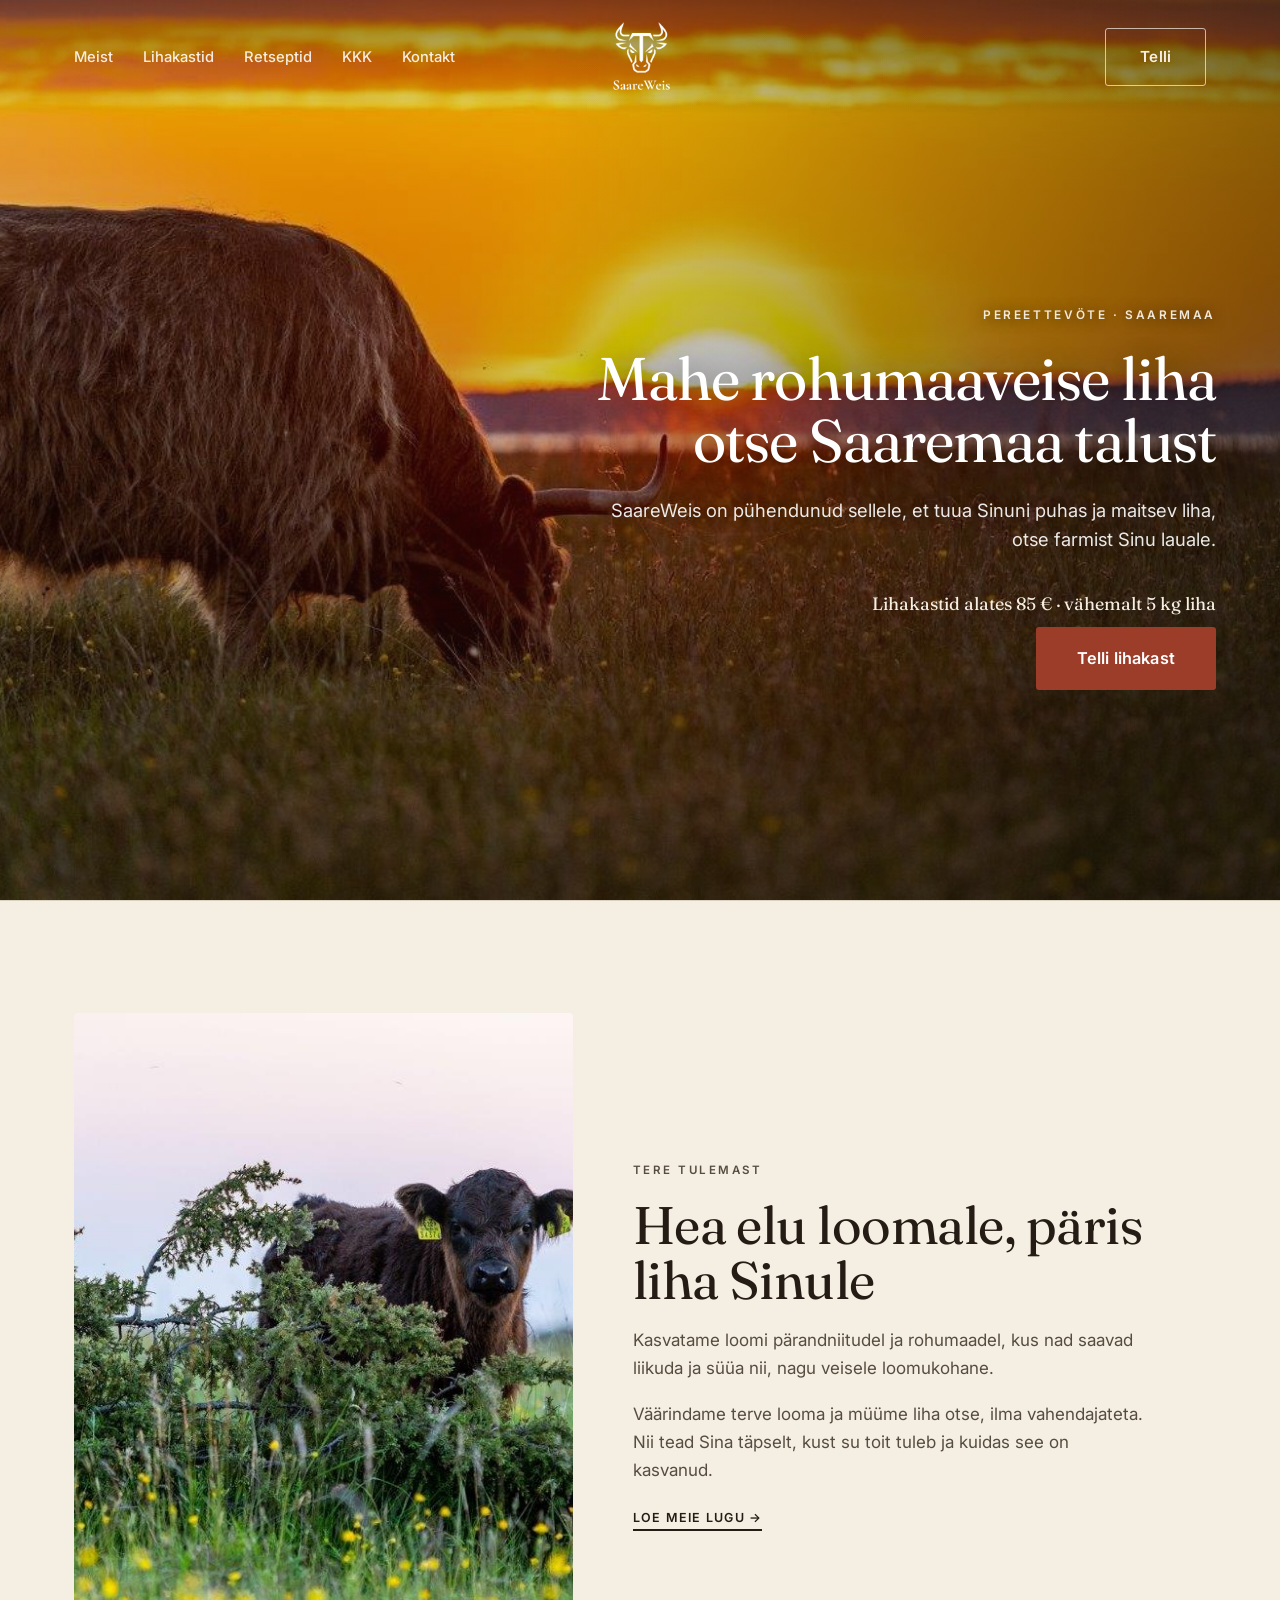
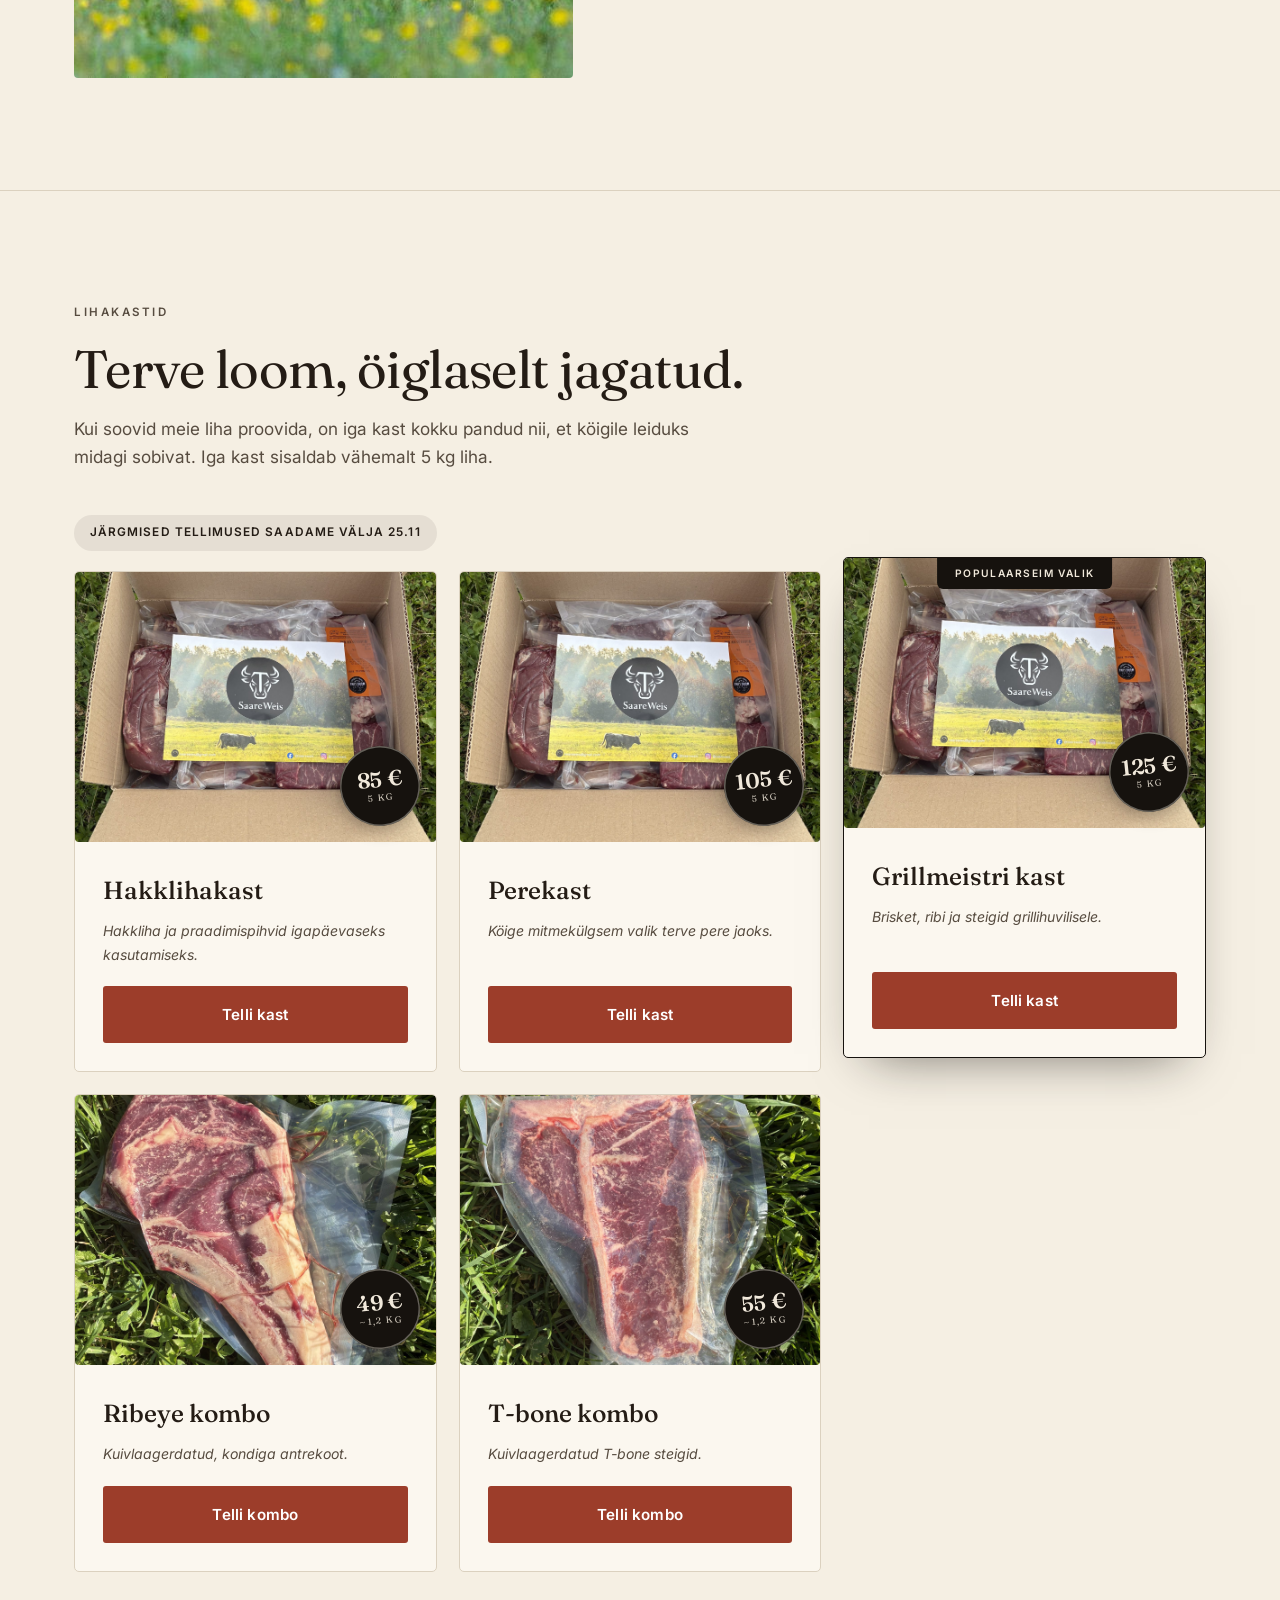
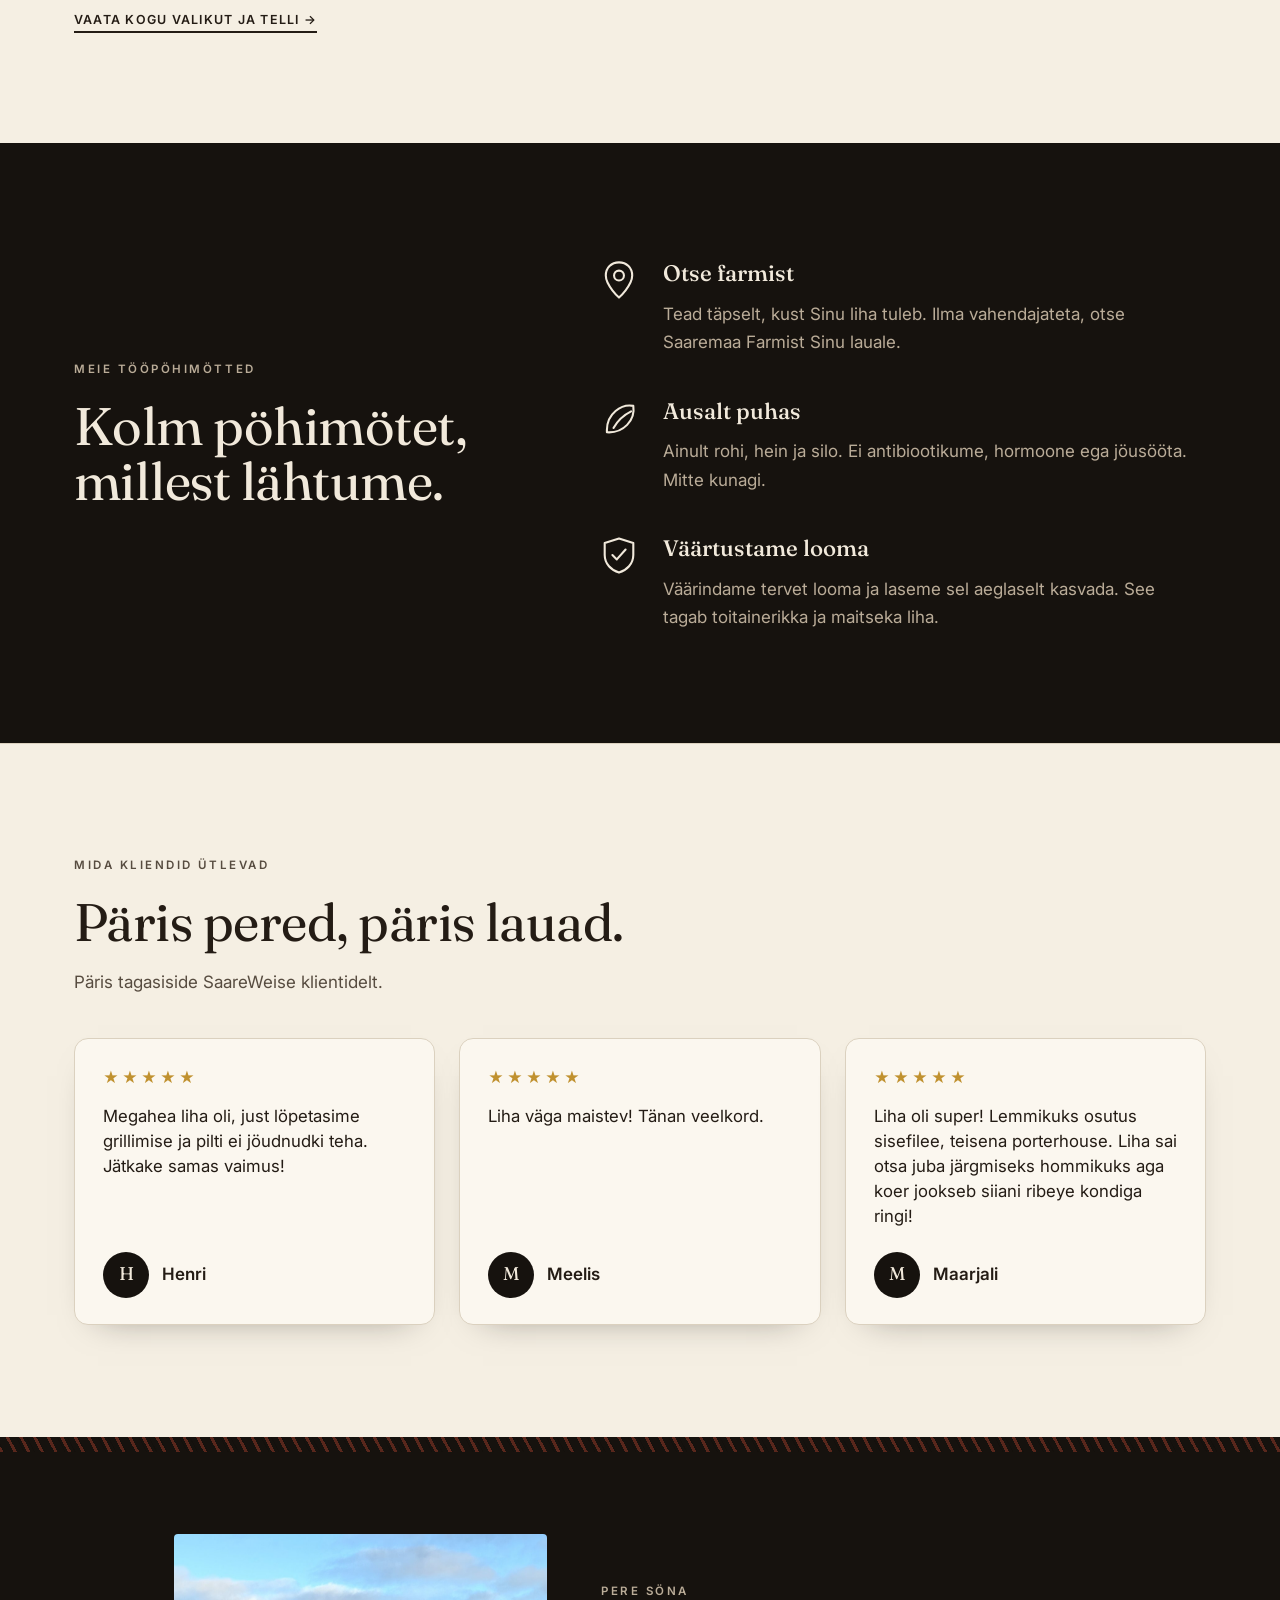
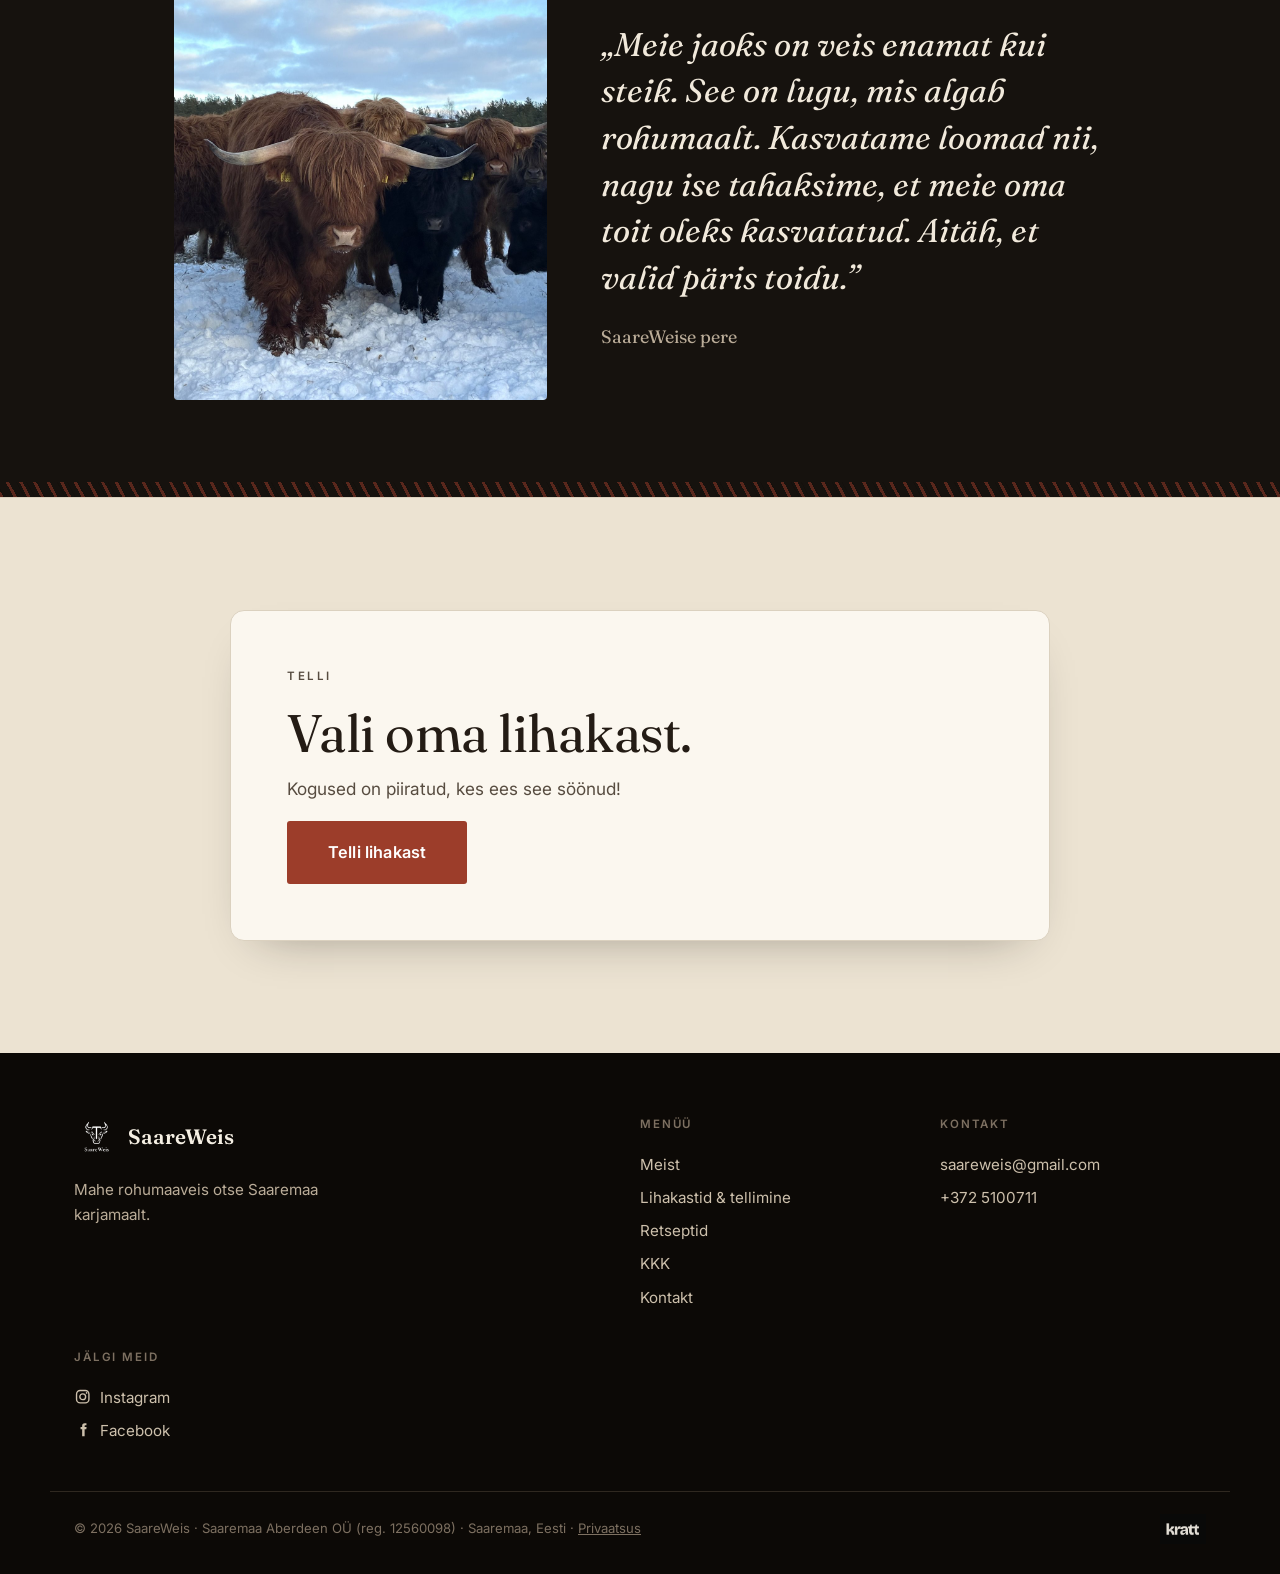
<file: index.html>
<!DOCTYPE html>
<html lang="et">
<head>
  <!-- Google tag (gtag.js) -->
  <script async src="https://www.googletagmanager.com/gtag/js?id=G-VV8FK4G49N"></script>
  <script>
    window.dataLayer = window.dataLayer || [];
    function gtag(){dataLayer.push(arguments);}
    gtag('js', new Date());
    gtag('config', 'G-VV8FK4G49N');
  </script>
  <meta charset="UTF-8">
  <meta name="viewport" content="width=device-width, initial-scale=1.0">
  <title>Mahe veiseliha otse talust · SaareWeis rohumaaveis Saaremaalt</title>
  <meta name="description" content="Mahe rohumaaveise liha Saaremaa pereettevöttelt. Lihakastid alates 85 €, vähemalt 5 kg. Tarne üle Eesti.">
  <meta property="og:type" content="website">
  <meta property="og:locale" content="et_EE">
  <meta property="og:title" content="Mahe veiseliha otse talust · SaareWeis rohumaaveis Saaremaalt">
  <meta property="og:description" content="Mahe rohumaaveise liha Saaremaa pereettevöttelt. Lihakastid alates 85 €, vähemalt 5 kg. Tarne üle Eesti.">
  <meta property="og:url" content="https://saareweis.com.ee/">
  <meta property="og:image" content="https://saareweis.com.ee/images/logo.png">
  <link rel="canonical" href="https://saareweis.com.ee/">
  <link rel="preconnect" href="https://fonts.googleapis.com">
  <link rel="preconnect" href="https://fonts.gstatic.com" crossorigin>
  <link href="https://fonts.googleapis.com/css2?family=Fraunces:ital,opsz,wght@0,9..144,400;0,9..144,600;1,9..144,400;1,9..144,600&family=Inter:wght@400;500;600&display=swap" rel="stylesheet">
  <link rel="icon" type="image/png" href="images/logo.png">
  <link rel="stylesheet" href="css/style.css?v=50">
</head>
<body class="home">

  <header class="site-header" id="siteHeader">
    <div class="wrap header__inner">
      <button class="nav-toggle" id="navToggle" aria-label="Menüü" aria-expanded="false"><span></span><span></span><span></span></button>
      <nav class="header__nav" aria-label="Peamenüü">
        <a href="meist.html">Meist</a>
        <a href="tellimine.html">Lihakastid</a>
        <a href="retseptid.html">Retseptid</a>
        <a href="kkk.html">KKK</a>
        <a href="kontakt.html">Kontakt</a>
      </nav>
      <a class="header__logo" href="index.html" aria-label="SaareWeis avaleht">
        <img src="images/logo-mark.png" alt="SaareWeis">
      </a>
      <a class="btn btn--accent header__cta" href="tellimine.html#lihakastid">Telli</a>
    </div>
  </header>

  <!-- HERO -->
  <section class="hero" id="top">
    <div class="hero__bg" aria-hidden="true">
      <img src="images/hero.jpg?v=36" alt="">
    </div>
    <div class="hero__overlay" aria-hidden="true"></div>
    <div class="hero__content">
      <p class="hero__eyebrow">Pereettevöte · Saaremaa</p>
      <h1 class="hero__title">Mahe rohumaaveise liha<br>otse Saaremaa talust</h1>
      <p class="hero__sub">
        SaareWeis on pühendunud sellele, et tuua Sinuni puhas ja maitsev liha,
        otse farmist Sinu lauale.
      </p>
      <p class="hero__price">Lihakastid alates 85&nbsp;€ · vähemalt 5&nbsp;kg liha</p>
      <div class="hero__actions">
        <a class="btn btn--accent btn--lg" href="tellimine.html#lihakastid">Telli lihakast</a>
      </div>
    </div>
  </section>

  <!-- TERVITUS / LUGU -->
  <section class="section" id="lugu">
    <div class="wrap story">
      <div class="story__media">
        <img class="media-img media-img--tall" loading="lazy" decoding="async" src="images/talu.jpg?v=36" alt="Talu Saaremaal" style="object-position: 74% center;">
      </div>
      <div class="story__text">
        <p class="eyebrow eyebrow--accent">Tere tulemast</p>
        <h2 class="section__title">Hea elu loomale, päris liha Sinule</h2>
        <p>
          Kasvatame loomi pärandniitudel ja rohumaadel, kus nad saavad liikuda ja süüa nii,
          nagu veisele loomukohane.
        </p>
        <p>
          Väärindame terve looma ja müüme liha otse, ilma vahendajateta. Nii tead Sina
          täpselt, kust su toit tuleb ja kuidas see on kasvanud.
        </p>
        <a class="link-arrow" href="meist.html">Loe meie lugu →</a>
      </div>
    </div>
  </section>

  <!-- BOXES PREVIEW -->
  <section class="section" id="lihakastid">
    <div class="wrap">
      <p class="eyebrow eyebrow--accent">Lihakastid</p>
      <h2 class="section__title">Terve loom, öiglaselt jagatud.</h2>
      <p class="section__lead">
        Kui soovid meie liha proovida, on iga kast kokku pandud nii, et köigile leiduks midagi sobivat.
        Iga kast sisaldab vähemalt 5&nbsp;kg liha.
      </p>
      <span class="batch-badge">Järgmised tellimused saadame välja 25.11</span>
      <div class="boxes">
        <article class="box">
          <div class="box__media">
            <img class="media-img media-img--box" loading="lazy" decoding="async" src="images/box-uus.jpg?v=37" alt="Hakklihakast">
            <span class="box__stamp"><b>85&nbsp;€</b><span>5 kg</span></span>
          </div>
          <div class="box__body">
            <h3 class="box__name">Hakklihakast</h3>
            <span class="box__stock" data-stock="hakklihakast"></span>
            <p class="box__note">Hakkliha ja praadimispihvid igapäevaseks kasutamiseks.</p>
            <a class="btn btn--accent box__cta box__cta--stretch" href="tellimine.html#lihakastid">Telli kast</a>
          </div>
        </article>
        <article class="box">
          <div class="box__media">
            <img class="media-img media-img--box" loading="lazy" decoding="async" src="images/box-uus.jpg?v=37" alt="Perekast">
            <span class="box__stamp"><b>105&nbsp;€</b><span>5 kg</span></span>
          </div>
          <div class="box__body">
            <h3 class="box__name">Perekast</h3>
            <span class="box__stock" data-stock="perekast"></span>
            <p class="box__note">Köige mitmekülgsem valik terve pere jaoks.</p>
            <a class="btn btn--accent box__cta box__cta--stretch" href="tellimine.html#lihakastid">Telli kast</a>
          </div>
        </article>
        <article class="box box--featured">
          <div class="box__media">
            <img class="media-img media-img--box" loading="lazy" decoding="async" src="images/box-uus.jpg?v=37" alt="Grillmeistri kast">
            <span class="box__stamp"><b>125&nbsp;€</b><span>5 kg</span></span>
          </div>
          <div class="box__body">
            <h3 class="box__name">Grillmeistri kast</h3>
            <span class="box__stock" data-stock="grillkast"></span>
            <p class="box__note">Brisket, ribi ja steigid grillihuvilisele.</p>
            <a class="btn btn--accent box__cta box__cta--stretch" href="tellimine.html#lihakastid">Telli kast</a>
          </div>
        </article>
        <article class="box" hidden>
          <div class="box__media">
            <img class="media-img media-img--box" loading="lazy" decoding="async" src="images/ribeye.jpeg" alt="Ribeye kombo">
            <span class="box__stamp"><b>49&nbsp;€</b><span>~1,2 kg</span></span>
          </div>
          <div class="box__body">
            <h3 class="box__name">Ribeye kombo</h3>
            <span class="box__stock" data-stock="ribeyekombo"></span>
            <p class="box__note">Kuivlaagerdatud, kondiga antrekoot.</p>
            <a class="btn btn--accent box__cta box__cta--stretch" href="tellimine.html#lihakastid">Telli kombo</a>
          </div>
        </article>
        <article class="box" hidden>
          <div class="box__media">
            <img class="media-img media-img--box" loading="lazy" decoding="async" src="images/tbone.jpeg" alt="T-bone kombo">
            <span class="box__stamp"><b>55&nbsp;€</b><span>~1,2 kg</span></span>
          </div>
          <div class="box__body">
            <h3 class="box__name">T-bone kombo</h3>
            <span class="box__stock" data-stock="tbonekombo"></span>
            <p class="box__note">Kuivlaagerdatud T-bone steigid.</p>
            <a class="btn btn--accent box__cta box__cta--stretch" href="tellimine.html#lihakastid">Telli kombo</a>
          </div>
        </article>
      </div>
      <p class="boxes__foot">
        <a class="link-arrow" href="tellimine.html#lihakastid">Vaata kogu valikut ja telli →</a>
      </p>
    </div>
  </section>

  <!-- MEIE TÖÖPÖHIMÖTTED -->
  <section class="section section--dark values-sec">
    <div class="wrap principles">
      <div class="principles__intro">
        <p class="eyebrow eyebrow--accent">Meie tööpöhimötted</p>
        <h2 class="section__title">Kolm pöhimötet, millest lähtume.</h2>
      </div>
      <div class="values">
        <div class="value">
          <span class="value__ico" aria-hidden="true">
            <svg viewBox="0 0 40 40"><path d="M20 4c-7 0-12 5-12 12 0 9 12 20 12 20s12-11 12-20c0-7-5-12-12-12Z"/><circle cx="20" cy="16" r="4.5"/></svg>
          </span>
          <h3 class="value__title">Otse farmist</h3>
          <p class="value__text">Tead täpselt, kust Sinu liha tuleb. Ilma vahendajateta, otse Saaremaa Farmist Sinu lauale.</p>
        </div>
        <div class="value">
          <span class="value__ico" aria-hidden="true">
            <svg viewBox="0 0 40 40"><path d="M9 31C9 16 22 7 33 9c2 13-9 25-24 24Z"/><path d="M15 29C19 22 25 17 31 14"/></svg>
          </span>
          <h3 class="value__title">Ausalt puhas</h3>
          <p class="value__text">Ainult rohi, hein ja silo. Ei antibiootikume, hormoone ega jöusööta. Mitte kunagi.</p>
        </div>
        <div class="value">
          <span class="value__ico" aria-hidden="true">
            <svg viewBox="0 0 40 40"><path d="M20 5 33 9v11c0 8-6 14-13 16-7-2-13-8-13-16V9Z"/><path d="M14 20l4 4 8-9"/></svg>
          </span>
          <h3 class="value__title">Väärtustame looma</h3>
          <p class="value__text">Väärindame tervet looma ja laseme sel aeglaselt kasvada. See tagab toitainerikka ja maitseka liha.</p>
        </div>
      </div>
    </div>
  </section>

  <!-- SOCIAL PROOF -->
  <section class="section reviews-sec">
    <div class="wrap reviews">
      <div class="reviews__intro">
        <p class="eyebrow eyebrow--accent">Mida kliendid ütlevad</p>
        <h2 class="section__title">Päris pered, päris lauad.</h2>
        <p class="reviews__lead">Päris tagasiside SaareWeise klientidelt.</p>
      </div>
      <div class="reviews__list">
        <figure class="review review--a">
          <div class="review__stars" aria-label="5 / 5 tärni">★★★★★</div>
          <blockquote>Megahea liha oli, just löpetasime grillimise ja pilti ei jöudnudki teha. Jätkake samas vaimus!</blockquote>
          <figcaption>
            <span class="review__avatar" aria-hidden="true">H</span>
            <span class="review__who"><b>Henri</b></span>
          </figcaption>
        </figure>
        <figure class="review review--b">
          <div class="review__stars" aria-label="5 / 5 tärni">★★★★★</div>
          <blockquote>Liha väga maistev! Tänan veelkord.</blockquote>
          <figcaption>
            <span class="review__avatar" aria-hidden="true">M</span>
            <span class="review__who"><b>Meelis</b></span>
          </figcaption>
        </figure>
        <figure class="review review--c">
          <div class="review__stars" aria-label="5 / 5 tärni">★★★★★</div>
          <blockquote>Liha oli super! Lemmikuks osutus sisefilee, teisena porterhouse. Liha sai otsa juba järgmiseks hommikuks aga koer jookseb siiani ribeye kondiga ringi!</blockquote>
          <figcaption>
            <span class="review__avatar" aria-hidden="true">M</span>
            <span class="review__who"><b>Maarjali</b></span>
          </figcaption>
        </figure>
      </div>
    </div>
  </section>

  <!-- PERE SÖNUM -->
  <section class="familynote familynote--dark">
    <span class="twine" aria-hidden="true"></span>
    <div class="familynote__inner">
      <div class="familynote__media">
        <img class="media-img" loading="lazy" decoding="async" src="images/pere-sona.jpg?v=1" alt="SaareWeise pere">
      </div>
      <div class="familynote__text">
        <p class="eyebrow eyebrow--accent">Pere söna</p>
        <blockquote class="familynote__quote">
          „Meie jaoks on veis enamat kui steik. See on lugu, mis algab rohumaalt.
          Kasvatame loomad nii, nagu ise tahaksime, et meie oma toit oleks kasvatatud.
          Aitäh, et valid päris toidu.”
        </blockquote>
        <p class="familynote__sign">SaareWeise pere</p>
      </div>
    </div>
    <span class="twine" aria-hidden="true"></span>
  </section>

  <!-- TELLI / EMAIL -->
  <section class="section section--cta" id="telli">
    <div class="wrap cta cta--closing">
      <p class="eyebrow eyebrow--accent">Telli</p>
      <h2 class="section__title">Vali oma lihakast.</h2>
      <p class="section__lead">
        Kogused on piiratud, kes ees see söönud!
      </p>
      <a class="btn btn--accent btn--lg" href="tellimine.html#lihakastid">Telli lihakast</a>
    </div>
  </section>

  <footer class="footer">
    <div class="wrap footer__inner">
      <div class="footer__brand">
        <p class="brand"><img class="brandlogo" src="images/logo-mark.png" alt="SaareWeis"> SaareWeis</p>
        <p class="footer__tag">Mahe rohumaaveis otse Saaremaa karjamaalt.</p>
      </div>
      <div class="footer__col">
        <p class="footer__h">Menüü</p>
        <a href="meist.html">Meist</a>
        <a href="tellimine.html">Lihakastid & tellimine</a>
        <a href="retseptid.html">Retseptid</a>
        <a href="kkk.html">KKK</a>
        <a href="kontakt.html">Kontakt</a>
      </div>
      <div class="footer__col">
        <p class="footer__h">Kontakt</p>
        <a href="mailto:saareweis@gmail.com">saareweis@gmail.com</a>
        <a href="tel:+3725100711">+372 5100711</a>
      </div>
      <div class="footer__col">
        <p class="footer__h">Jälgi meid</p>
        <a href="https://www.instagram.com/saareweis/" target="_blank" rel="noopener" class="social-link"><svg class="social-ico" viewBox="0 0 24 24" fill="none" stroke="currentColor" stroke-width="1.9" aria-hidden="true"><rect x="3.5" y="3.5" width="17" height="17" rx="5"/><circle cx="12" cy="12" r="4"/><circle cx="17.3" cy="6.7" r="1.15" fill="currentColor" stroke="none"/></svg>Instagram</a>
        <a href="https://www.facebook.com/profile.php?id=61589958547744" target="_blank" rel="noopener" class="social-link"><svg class="social-ico" viewBox="0 0 24 24" aria-hidden="true"><path fill="currentColor" d="M14.6 8.3V6.9c0-.8.2-1.1 1.1-1.1h1.4V3.1l-2.3-.01c-2.6 0-3.6 1.6-3.6 3.6v1.6H9v2.9h2.2V21h3.4v-9.8h2.3l.4-2.9h-2.7z"/></svg>Facebook</a>
      </div>
    </div>
    <div class="wrap footer__legal">
      <p>© 2026 SaareWeis · Saaremaa Aberdeen OÜ (reg. 12560098) · Saaremaa, Eesti · <a href="privaatsus.html">Privaatsus</a></p>
      <a class="footer__cred" href="https://krattconsultancy.com" target="_blank" rel="noopener" aria-label="Kratt"><img src="images/kratt-logo.png" alt="Kratt" class="footer__cred-logo"></a>
    </div>
  </footer>

  <script type="application/ld+json">
  {"@context":"https://schema.org","@type":"LocalBusiness","name":"SaareWeis","description":"Mahe rohumaaveise liha otse Saaremaa farmist, ilma vahendajateta.","email":"saareweis@gmail.com","telephone":"+3725100711","url":"https://saareweis.com.ee/","logo":"https://saareweis.com.ee/images/logo.png","image":"https://saareweis.com.ee/images/hero.jpg","areaServed":"EE","address":{"@type":"PostalAddress","addressRegion":"Saaremaa","addressCountry":"EE"},"sameAs":["https://www.instagram.com/saareweis/","https://www.facebook.com/profile.php?id=61589958547744"]}
  </script>

  <script src="js/script.js?v=33"></script>
</body>
</html>
</file>
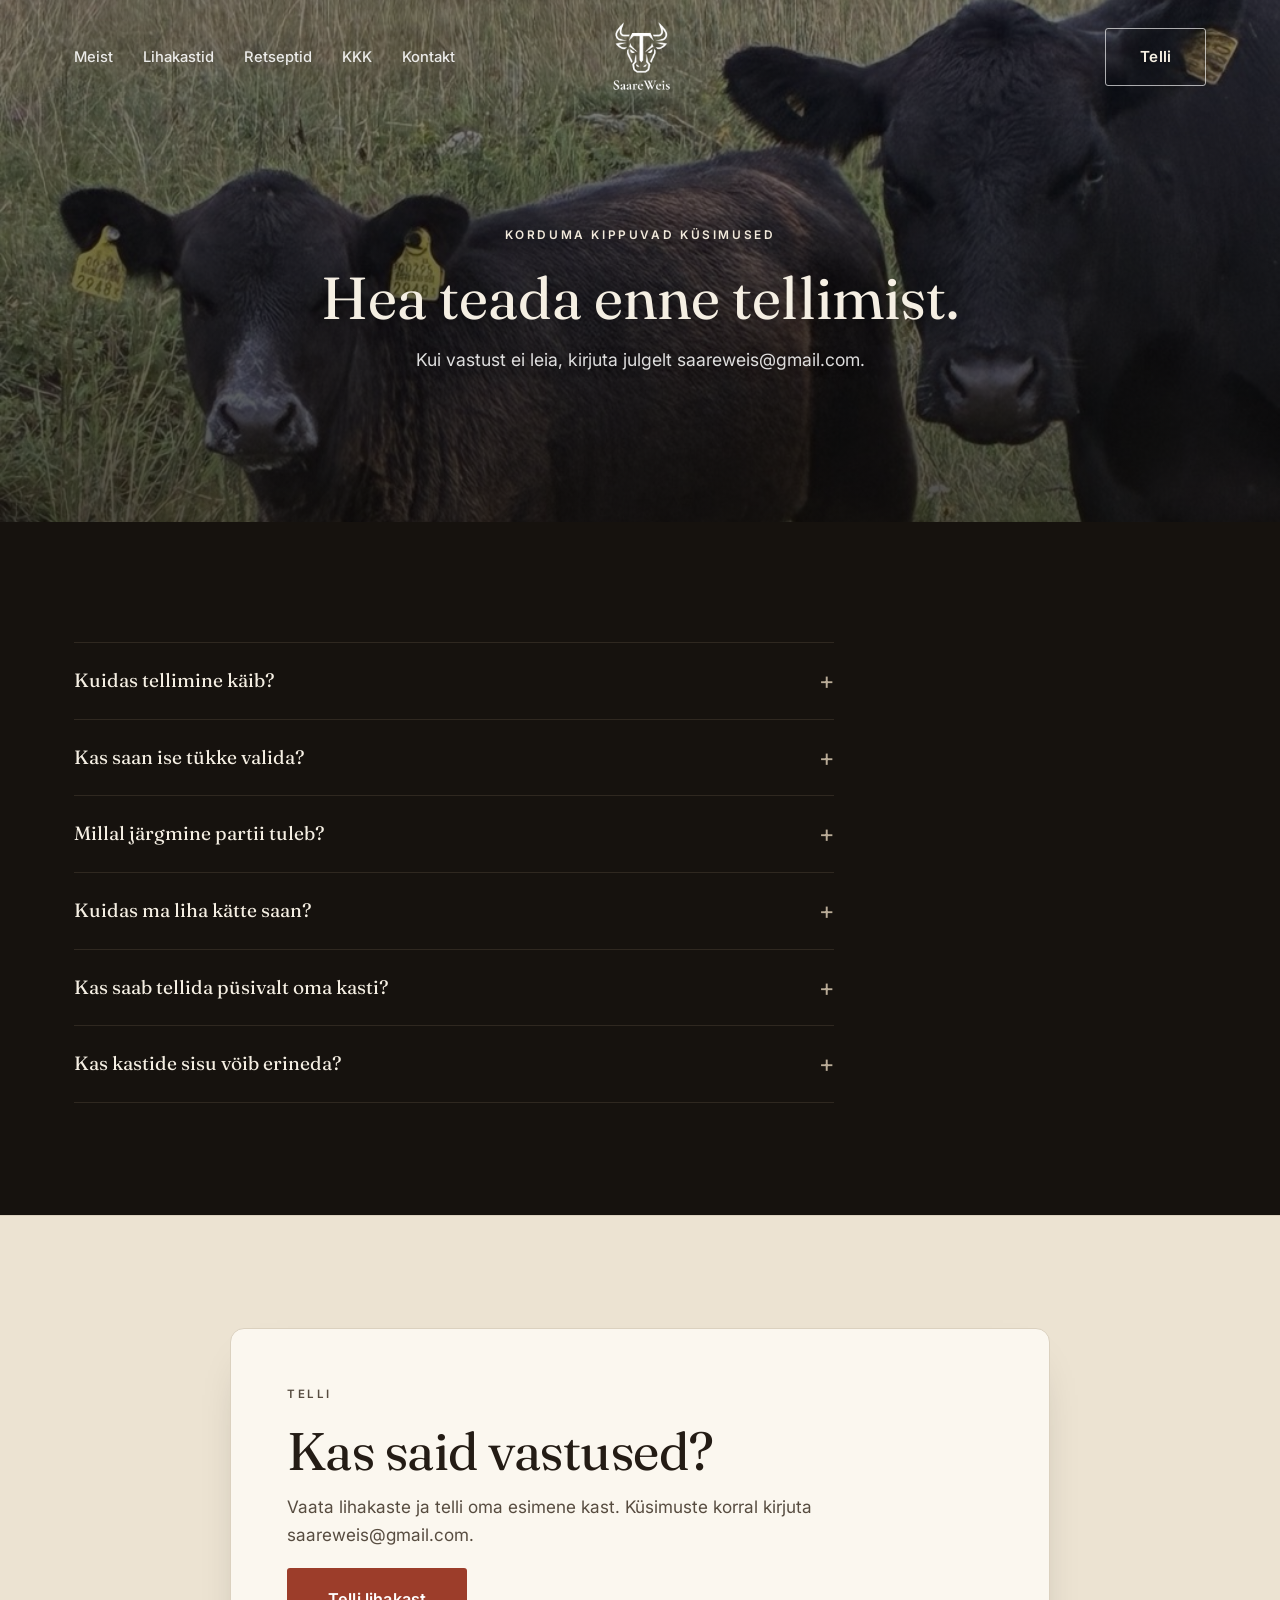
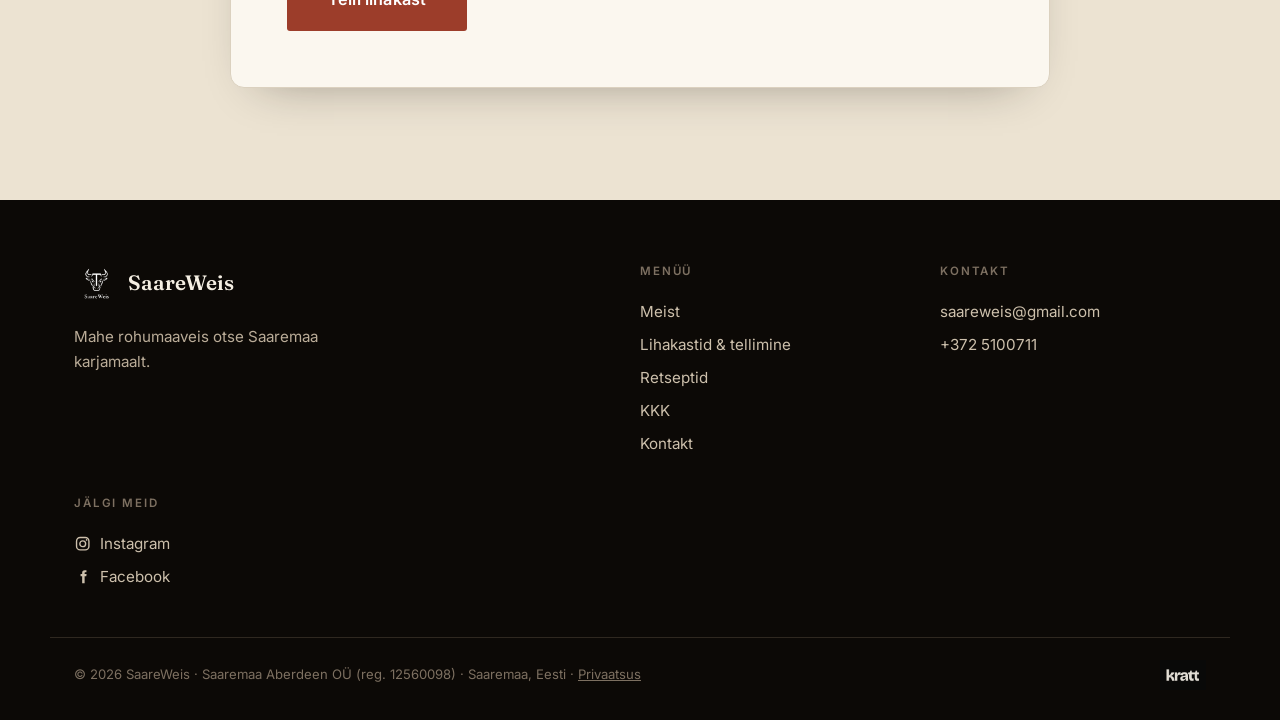
<file: kkk.html>
<!DOCTYPE html>
<html lang="et">
<head>
  <!-- Google tag (gtag.js) -->
  <script async src="https://www.googletagmanager.com/gtag/js?id=G-VV8FK4G49N"></script>
  <script>
    window.dataLayer = window.dataLayer || [];
    function gtag(){dataLayer.push(arguments);}
    gtag('js', new Date());
    gtag('config', 'G-VV8FK4G49N');
  </script>
  <meta charset="UTF-8">
  <meta name="viewport" content="width=device-width, initial-scale=1.0">
  <title>KKK · Lihakastide tellimine ja tarne · SaareWeis</title>
  <meta name="description" content="Vastused korduma kippuvatele küsimustele SaareWeise lihakastide, tellimise, maksmise ja tarne kohta.">
  <link rel="preconnect" href="https://fonts.googleapis.com">
  <link rel="preconnect" href="https://fonts.gstatic.com" crossorigin>
  <link href="https://fonts.googleapis.com/css2?family=Fraunces:ital,opsz,wght@0,9..144,400;0,9..144,600;1,9..144,400;1,9..144,600&family=Inter:wght@400;500;600&display=swap" rel="stylesheet">
  <meta property="og:type" content="website">
  <meta property="og:locale" content="et_EE">
  <meta property="og:title" content="KKK · Lihakastide tellimine ja tarne · SaareWeis">
  <meta property="og:description" content="Vastused korduma kippuvatele küsimustele SaareWeise lihakastide, tellimise, maksmise ja tarne kohta.">
  <meta property="og:url" content="https://saareweis.com.ee/kkk">
  <meta property="og:image" content="https://saareweis.com.ee/images/logo.png">
  <link rel="canonical" href="https://saareweis.com.ee/kkk">
  <link rel="icon" type="image/png" href="images/logo.png">
  <link rel="stylesheet" href="css/style.css?v=50">
</head>
<body>

  <header class="site-header" id="siteHeader">
    <div class="wrap header__inner">
      <button class="nav-toggle" id="navToggle" aria-label="Menüü" aria-expanded="false"><span></span><span></span><span></span></button>
      <nav class="header__nav" aria-label="Peamenüü">
        <a href="meist.html">Meist</a>
        <a href="tellimine.html">Lihakastid</a>
        <a href="retseptid.html">Retseptid</a>
        <a href="kkk.html">KKK</a>
        <a href="kontakt.html">Kontakt</a>
      </nav>
      <a class="header__logo" href="index.html" aria-label="SaareWeis avaleht">
        <img src="images/logo-mark.png" alt="SaareWeis">
      </a>
      <a class="btn btn--accent header__cta" href="tellimine.html#lihakastid">Telli</a>
    </div>
  </header>

  <section class="pagehero" id="top">
    <div class="pagehero__bg" aria-hidden="true"><img src="images/pagehero-kkk.jpg?v=36" alt="" style="object-position: center 33%;"></div>
    <div class="pagehero__overlay" aria-hidden="true"></div>
    <div class="pagehero__content">
      <p class="hero__eyebrow">Korduma kippuvad küsimused</p>
      <h1 class="pagehero__title">Hea teada enne tellimist.</h1>
      <p class="pagehero__sub">Kui vastust ei leia, kirjuta julgelt saareweis@gmail.com.</p>
    </div>
  </section>

  <section class="section section--dark" id="kkk">
    <div class="wrap">
      <div class="faq">
        <details>
          <summary>Kuidas tellimine käib?</summary>
          <p>Vali sobiv kast ja täida vorm. Tellida saab kuni liha jätkub. Kui soovitud kast on juba välja müüdud, siis saad jätta meile oma e-maili aadressi ja teavitame Sind esimeste seas, kui uus liha saadaval. Uus liharing orienteeruvalt kord kuus.</p>
        </details>
        <details>
          <summary>Kas saan ise tükke valida?</summary>
          <p>Kastid on ette kokku pandud (vähemalt 5&nbsp;kg), et väärindada tervet looma öiglaselt. Valida saad kolme kasti vahel: Hakklihakast, Perekast ja Grillmeistri kast. Soovid päris oma valikut? Vaata <a href="tellimine.html#pusitellimus">püsitellimuse vöimalust</a>.</p>
        </details>
        <details>
          <summary>Millal järgmine partii tuleb?</summary>
          <p>Uus liha jöuab müüki orienteeruvalt kord kuus. Selleks, et olla esimeste seas, kes kuuleb uuest lihast, jäta meile oma kontakt. Kui uus liharing saabub, saad listi liikmena esimesena teate.</p>
        </details>
        <details>
          <summary>Kuidas ma liha kätte saan?</summary>
          <p>Saadame liha transpordipartner Transmarki kaudu. Tule järele Tallinnas vöi Tartus, vöi telli kuller koju üle Eesti. Täpsema info ja arve saadame vahetult enne tarnet meilile.</p>
        </details>
        <details>
          <summary>Kas saab tellida püsivalt oma kasti?</summary>
          <p>Jah. Püsitellimusega on kaks valikut. Valik 1 - Telli valikus olev kast teades, et iga kuu jöuab sama portsu liha Sinu külmkappi. Valik 2 - Pane kokku oma lihakast just Sulle sobiva valikuga, alates 10&nbsp;kg kuus. Püsitellimuse minimaalne pikkus on 3 kuud. Kirjuta saareweis@gmail.com ja küsi pakkumist.</p>
        </details>
        <details>
          <summary>Kas kastide sisu vöib erineda?</summary>
          <p>Kasti kategooriad püsivad, kuid tükkide täpne jaotus vöib minimaalselt erineda looma löikuse eripärast. Kast sisaldab alati vähemalt 5&nbsp;kg liha.</p>
        </details>
      </div>
    </div>
  </section>

  <!-- CTA -->
  <section class="section section--cta">
    <div class="wrap cta cta--closing">
      <p class="eyebrow eyebrow--accent">Telli</p>
      <h2 class="section__title">Kas said vastused?</h2>
      <p class="section__lead">Vaata lihakaste ja telli oma esimene kast. Küsimuste korral kirjuta saareweis@gmail.com.</p>
      <a class="btn btn--accent btn--lg" href="tellimine.html#lihakastid">Telli lihakast</a>
    </div>
  </section>

  <footer class="footer">
    <div class="wrap footer__inner">
      <div class="footer__brand">
        <p class="brand"><img class="brandlogo" src="images/logo-mark.png" alt="SaareWeis"> SaareWeis</p>
        <p class="footer__tag">Mahe rohumaaveis otse Saaremaa karjamaalt.</p>
      </div>
      <div class="footer__col">
        <p class="footer__h">Menüü</p>
        <a href="meist.html">Meist</a>
        <a href="tellimine.html">Lihakastid & tellimine</a>
        <a href="retseptid.html">Retseptid</a>
        <a href="kkk.html">KKK</a>
        <a href="kontakt.html">Kontakt</a>
      </div>
      <div class="footer__col">
        <p class="footer__h">Kontakt</p>
        <a href="mailto:saareweis@gmail.com">saareweis@gmail.com</a>
        <a href="tel:+3725100711">+372 5100711</a>
      </div>
      <div class="footer__col">
        <p class="footer__h">Jälgi meid</p>
        <a href="https://www.instagram.com/saareweis/" target="_blank" rel="noopener" class="social-link"><svg class="social-ico" viewBox="0 0 24 24" fill="none" stroke="currentColor" stroke-width="1.9" aria-hidden="true"><rect x="3.5" y="3.5" width="17" height="17" rx="5"/><circle cx="12" cy="12" r="4"/><circle cx="17.3" cy="6.7" r="1.15" fill="currentColor" stroke="none"/></svg>Instagram</a>
        <a href="https://www.facebook.com/profile.php?id=61589958547744" target="_blank" rel="noopener" class="social-link"><svg class="social-ico" viewBox="0 0 24 24" aria-hidden="true"><path fill="currentColor" d="M14.6 8.3V6.9c0-.8.2-1.1 1.1-1.1h1.4V3.1l-2.3-.01c-2.6 0-3.6 1.6-3.6 3.6v1.6H9v2.9h2.2V21h3.4v-9.8h2.3l.4-2.9h-2.7z"/></svg>Facebook</a>
      </div>
    </div>
    <div class="wrap footer__legal">
      <p>© 2026 SaareWeis · Saaremaa Aberdeen OÜ (reg. 12560098) · Saaremaa, Eesti · <a href="privaatsus.html">Privaatsus</a></p>
      <a class="footer__cred" href="https://krattconsultancy.com" target="_blank" rel="noopener" aria-label="Kratt"><img src="images/kratt-logo.png" alt="Kratt" class="footer__cred-logo"></a>
    </div>
  </footer>

  <script src="js/script.js?v=33"></script>
</body>
</html>
</file>
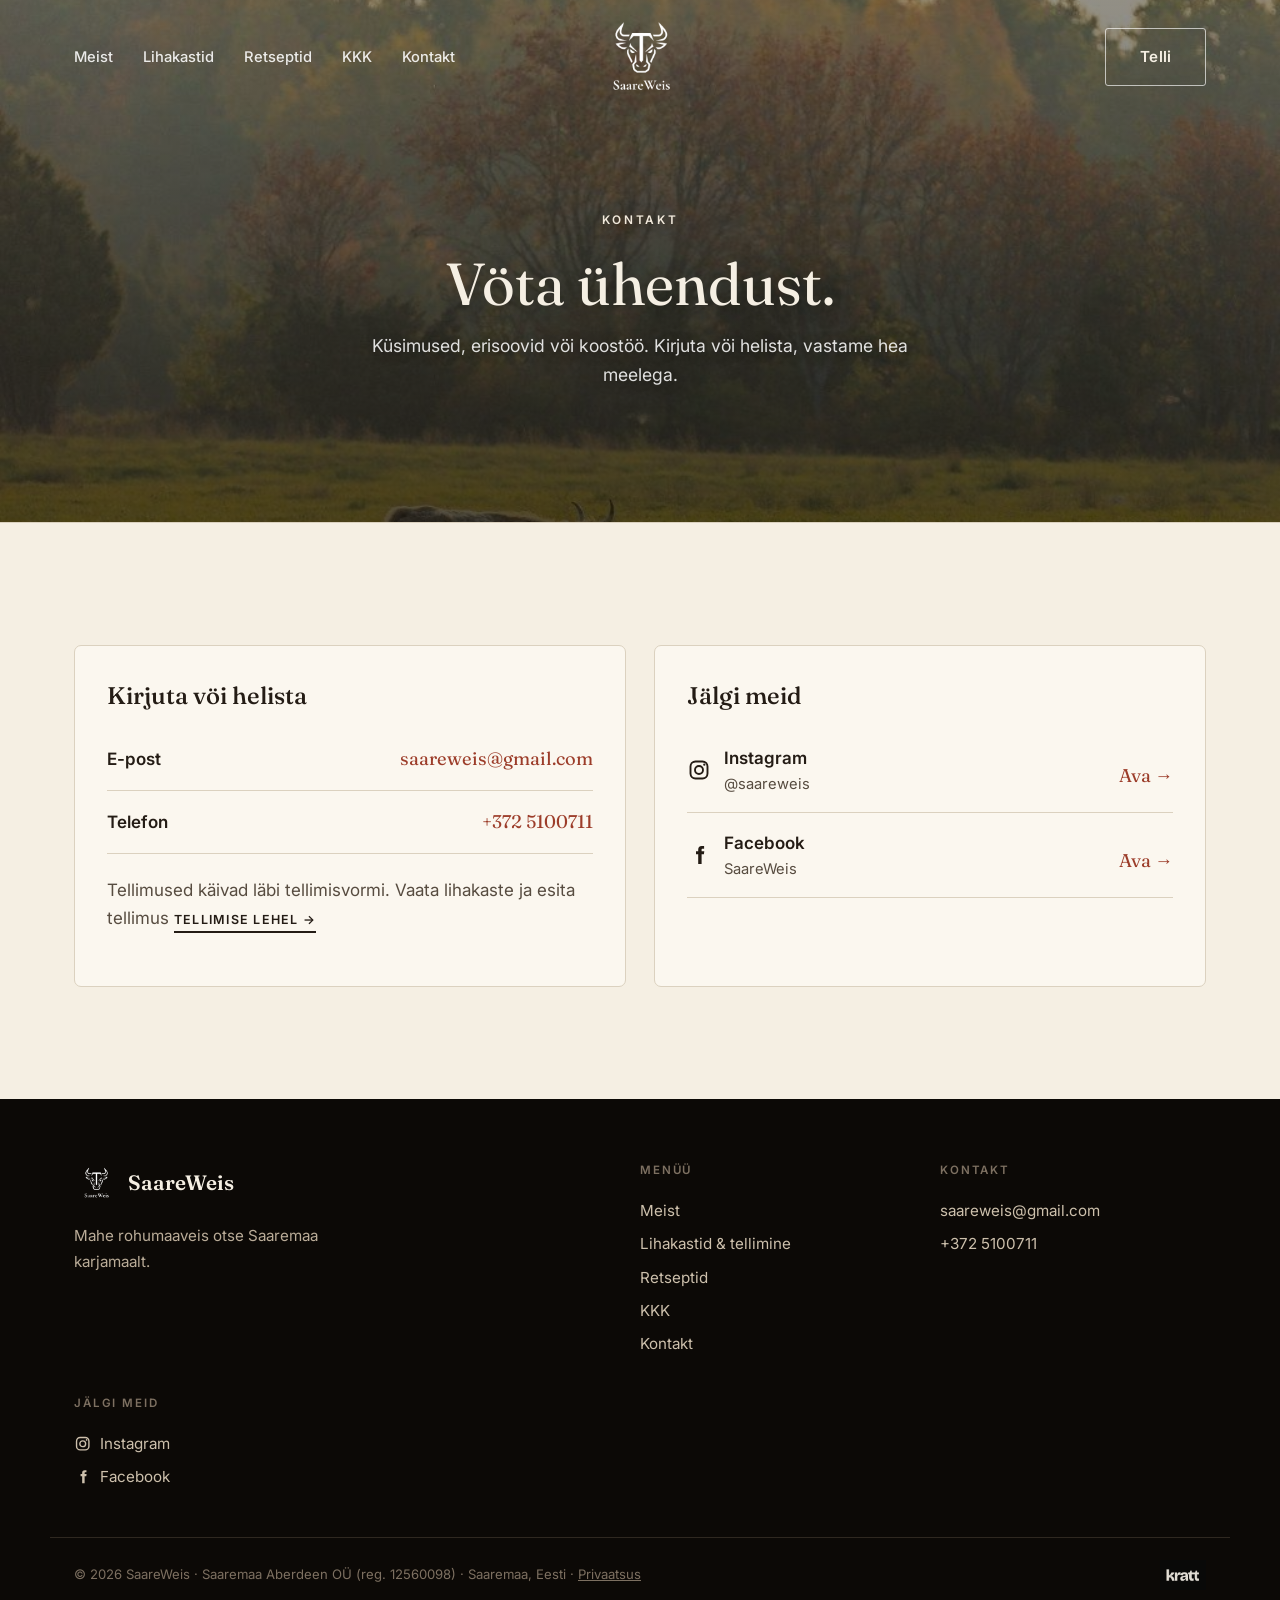
<file: kontakt.html>
<!DOCTYPE html>
<html lang="et">
<head>
  <!-- Google tag (gtag.js) -->
  <script async src="https://www.googletagmanager.com/gtag/js?id=G-VV8FK4G49N"></script>
  <script>
    window.dataLayer = window.dataLayer || [];
    function gtag(){dataLayer.push(arguments);}
    gtag('js', new Date());
    gtag('config', 'G-VV8FK4G49N');
  </script>
  <meta charset="UTF-8">
  <meta name="viewport" content="width=device-width, initial-scale=1.0">
  <title>Kontakt · SaareWeis</title>
  <meta name="description" content="Vöta SaareWeisiga ühendust: saareweis@gmail.com, +372 5100711. Järelevött Tallinnas ja Tartus Transmarki kaudu, kuller üle Eesti.">
  <meta property="og:type" content="website">
  <meta property="og:locale" content="et_EE">
  <meta property="og:title" content="Kontakt · SaareWeis">
  <meta property="og:description" content="Vöta SaareWeisiga ühendust: saareweis@gmail.com, +372 5100711. Järelevött Tallinnas ja Tartus Transmarki kaudu, kuller üle Eesti.">
  <meta property="og:url" content="https://saareweis.com.ee/kontakt">
  <meta property="og:image" content="https://saareweis.com.ee/images/logo.png">
  <link rel="canonical" href="https://saareweis.com.ee/kontakt">
  <link rel="preconnect" href="https://fonts.googleapis.com">
  <link rel="preconnect" href="https://fonts.gstatic.com" crossorigin>
  <link href="https://fonts.googleapis.com/css2?family=Fraunces:ital,opsz,wght@0,9..144,400;0,9..144,600;1,9..144,400;1,9..144,600&family=Inter:wght@400;500;600&display=swap" rel="stylesheet">
  <link rel="icon" type="image/png" href="images/logo.png">
  <link rel="stylesheet" href="css/style.css?v=50">
</head>
<body>

  <header class="site-header" id="siteHeader">
    <div class="wrap header__inner">
      <button class="nav-toggle" id="navToggle" aria-label="Menüü" aria-expanded="false"><span></span><span></span><span></span></button>
      <nav class="header__nav" aria-label="Peamenüü">
        <a href="meist.html">Meist</a>
        <a href="tellimine.html">Lihakastid</a>
        <a href="retseptid.html">Retseptid</a>
        <a href="kkk.html">KKK</a>
        <a href="kontakt.html">Kontakt</a>
      </nav>
      <a class="header__logo" href="index.html" aria-label="SaareWeis avaleht">
        <img src="images/logo-mark.png" alt="SaareWeis">
      </a>
      <a class="btn btn--accent header__cta" href="tellimine.html#lihakastid">Telli</a>
    </div>
  </header>

  <section class="pagehero" id="top">
    <div class="pagehero__bg" aria-hidden="true"><img src="images/pagehero-kontakt.jpg?v=36" alt=""></div>
    <div class="pagehero__overlay" aria-hidden="true"></div>
    <div class="pagehero__content">
      <p class="hero__eyebrow">Kontakt</p>
      <h1 class="pagehero__title">Vöta ühendust.</h1>
      <p class="pagehero__sub">Küsimused, erisoovid vöi koostöö. Kirjuta vöi helista, vastame hea meelega.</p>
    </div>
  </section>

  <!-- KONTAKTANDMED -->
  <section class="section">
    <div class="wrap">
      <div class="facts">
        <div class="facts__col">
          <h3 class="facts__h">Kirjuta vöi helista</h3>
          <ul class="tarne">
            <div class="tarne__row">
              <div><strong>E-post</strong></div>
              <a class="tarne__price" href="mailto:saareweis@gmail.com">saareweis@gmail.com</a>
            </div>
            <div class="tarne__row">
              <div><strong>Telefon</strong></div>
              <a class="tarne__price" href="tel:+3725100711">+372 5100711</a>
            </div>
          </ul>
          <p class="recipe__intro" style="margin-top:22px">
            Tellimused käivad läbi tellimisvormi. Vaata lihakaste ja esita tellimus
            <a class="link-arrow" href="tellimine.html#lihakastid">tellimise lehel →</a>
          </p>
        </div>
        <div class="facts__col">
          <h3 class="facts__h">Jälgi meid</h3>
          <ul class="tarne">
            <div class="tarne__row">
              <div class="social-row"><svg class="social-ico" viewBox="0 0 24 24" fill="none" stroke="currentColor" stroke-width="1.9" aria-hidden="true"><rect x="3.5" y="3.5" width="17" height="17" rx="5"/><circle cx="12" cy="12" r="4"/><circle cx="17.3" cy="6.7" r="1.15" fill="currentColor" stroke="none"/></svg><div><strong>Instagram</strong><span>@saareweis</span></div></div>
              <a class="tarne__price" href="https://www.instagram.com/saareweis/" target="_blank" rel="noopener">Ava →</a>
            </div>
            <div class="tarne__row">
              <div class="social-row"><svg class="social-ico" viewBox="0 0 24 24" aria-hidden="true"><path fill="currentColor" d="M14.6 8.3V6.9c0-.8.2-1.1 1.1-1.1h1.4V3.1l-2.3-.01c-2.6 0-3.6 1.6-3.6 3.6v1.6H9v2.9h2.2V21h3.4v-9.8h2.3l.4-2.9h-2.7z"/></svg><div><strong>Facebook</strong><span>SaareWeis</span></div></div>
              <a class="tarne__price" href="https://www.facebook.com/profile.php?id=61589958547744" target="_blank" rel="noopener">Ava →</a>
            </div>
          </ul>
        </div>
      </div>
    </div>
  </section>

  <footer class="footer">
    <div class="wrap footer__inner">
      <div class="footer__brand">
        <p class="brand"><img class="brandlogo" src="images/logo-mark.png" alt="SaareWeis"> SaareWeis</p>
        <p class="footer__tag">Mahe rohumaaveis otse Saaremaa karjamaalt.</p>
      </div>
      <div class="footer__col">
        <p class="footer__h">Menüü</p>
        <a href="meist.html">Meist</a>
        <a href="tellimine.html">Lihakastid & tellimine</a>
        <a href="retseptid.html">Retseptid</a>
        <a href="kkk.html">KKK</a>
        <a href="kontakt.html">Kontakt</a>
      </div>
      <div class="footer__col">
        <p class="footer__h">Kontakt</p>
        <a href="mailto:saareweis@gmail.com">saareweis@gmail.com</a>
        <a href="tel:+3725100711">+372 5100711</a>
      </div>
      <div class="footer__col">
        <p class="footer__h">Jälgi meid</p>
        <a href="https://www.instagram.com/saareweis/" target="_blank" rel="noopener" class="social-link"><svg class="social-ico" viewBox="0 0 24 24" fill="none" stroke="currentColor" stroke-width="1.9" aria-hidden="true"><rect x="3.5" y="3.5" width="17" height="17" rx="5"/><circle cx="12" cy="12" r="4"/><circle cx="17.3" cy="6.7" r="1.15" fill="currentColor" stroke="none"/></svg>Instagram</a>
        <a href="https://www.facebook.com/profile.php?id=61589958547744" target="_blank" rel="noopener" class="social-link"><svg class="social-ico" viewBox="0 0 24 24" aria-hidden="true"><path fill="currentColor" d="M14.6 8.3V6.9c0-.8.2-1.1 1.1-1.1h1.4V3.1l-2.3-.01c-2.6 0-3.6 1.6-3.6 3.6v1.6H9v2.9h2.2V21h3.4v-9.8h2.3l.4-2.9h-2.7z"/></svg>Facebook</a>
      </div>
    </div>
    <div class="wrap footer__legal">
      <p>© 2026 SaareWeis · Saaremaa Aberdeen OÜ (reg. 12560098) · Saaremaa, Eesti · <a href="privaatsus.html">Privaatsus</a></p>
      <a class="footer__cred" href="https://krattconsultancy.com" target="_blank" rel="noopener" aria-label="Kratt"><img src="images/kratt-logo.png" alt="Kratt" class="footer__cred-logo"></a>
    </div>
  </footer>

  <script src="js/script.js?v=33"></script>
</body>
</html>
</file>
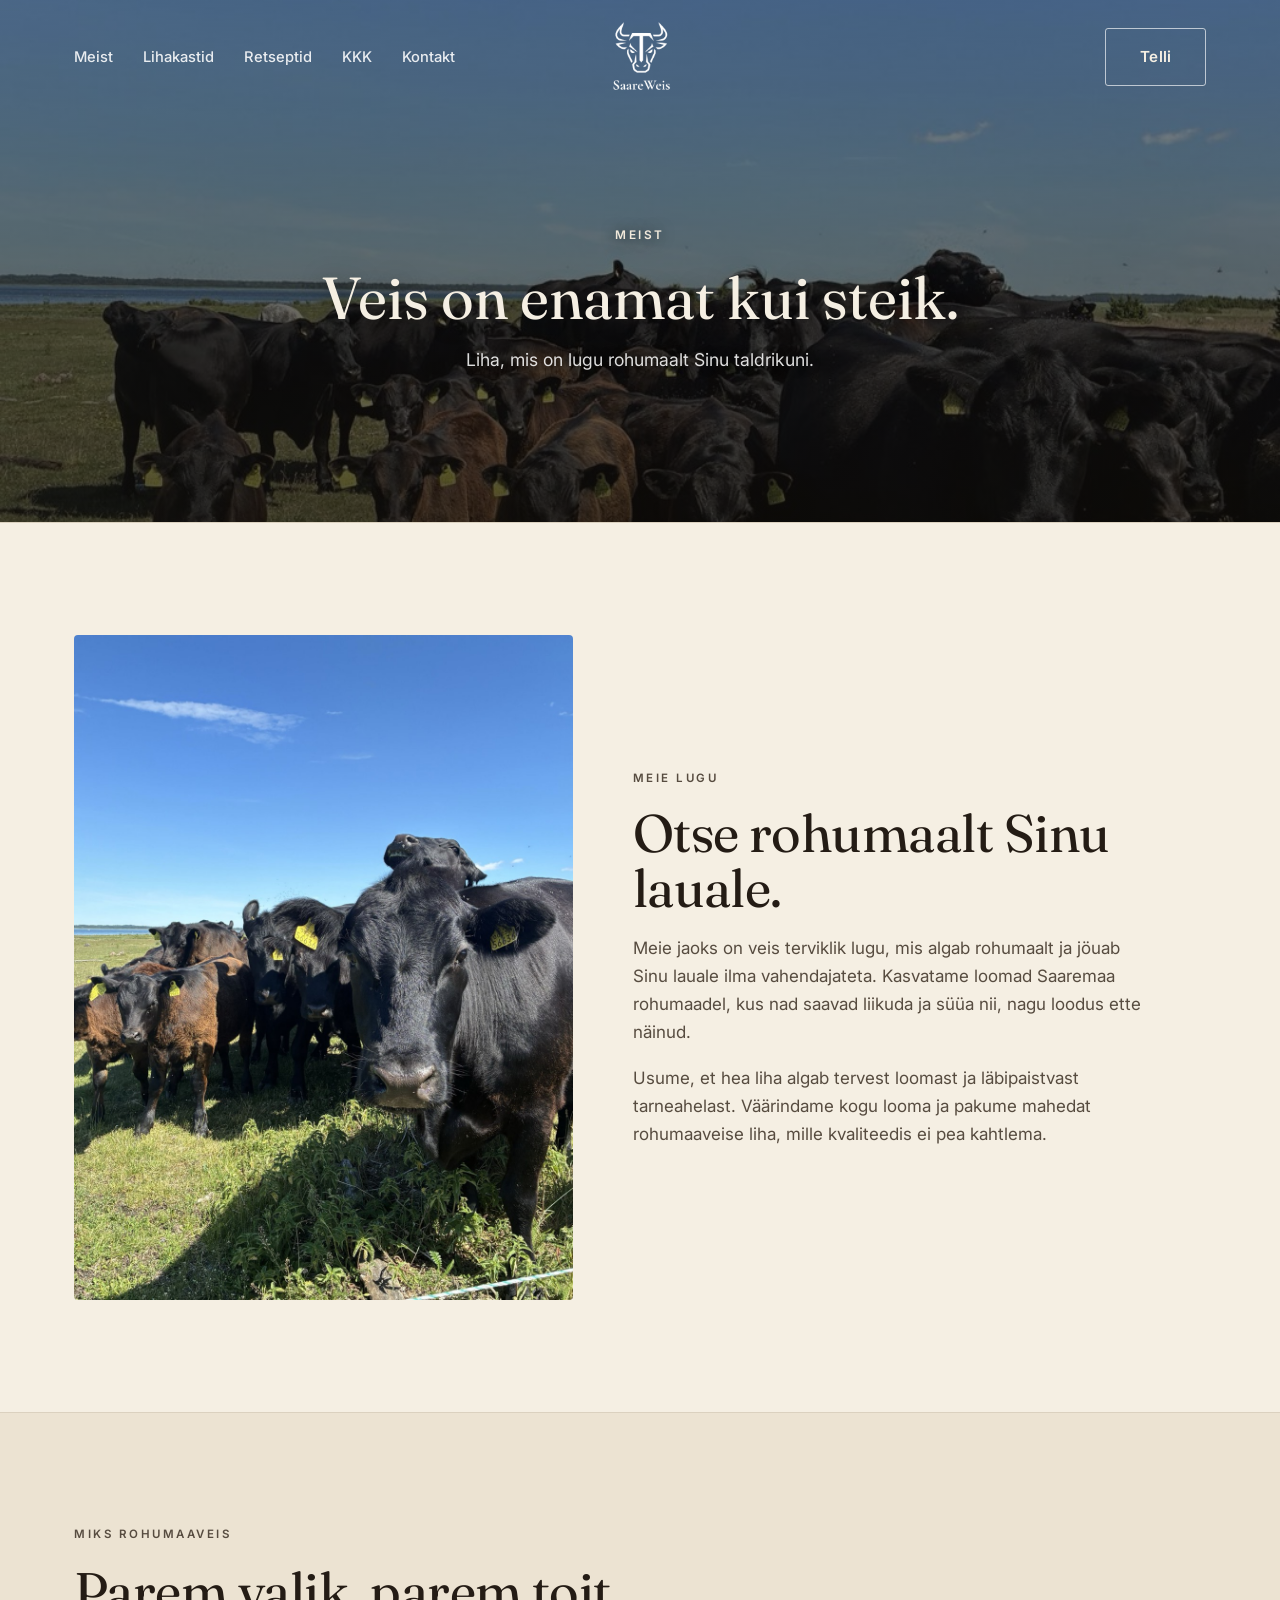
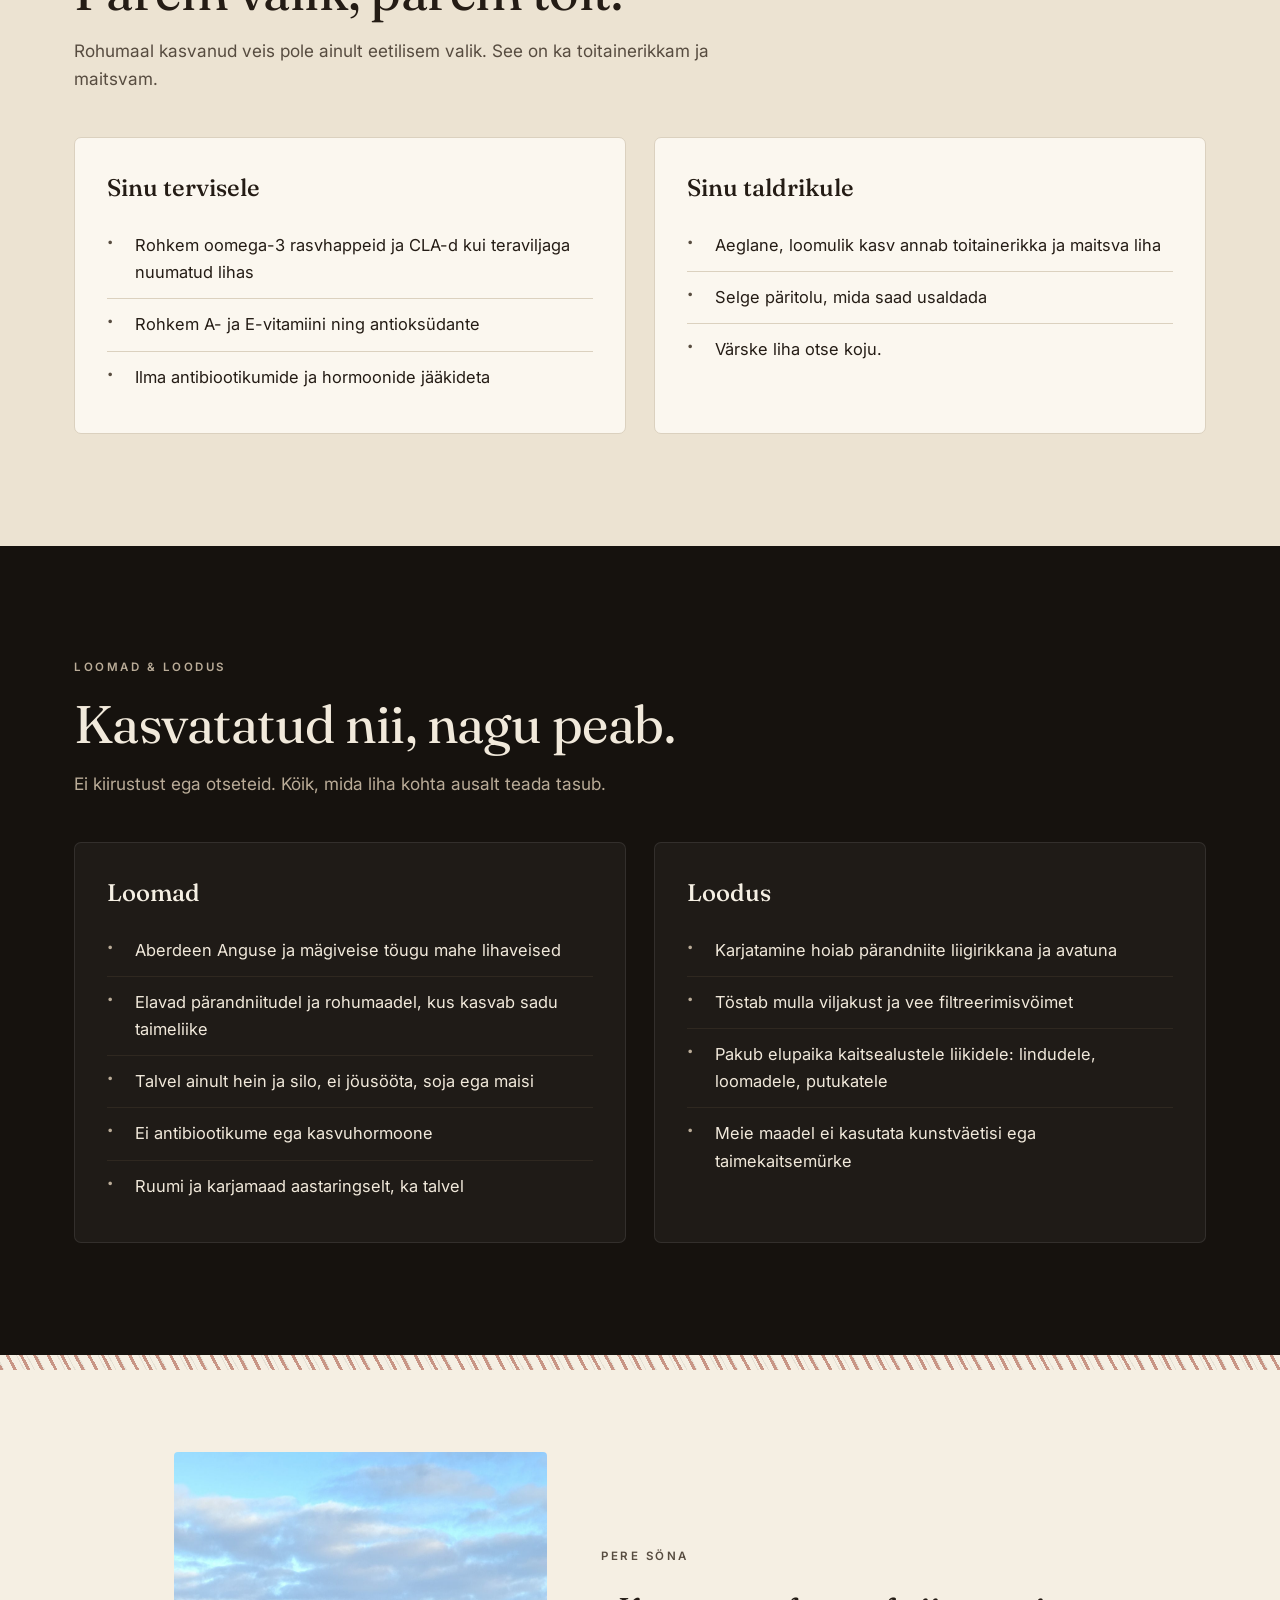
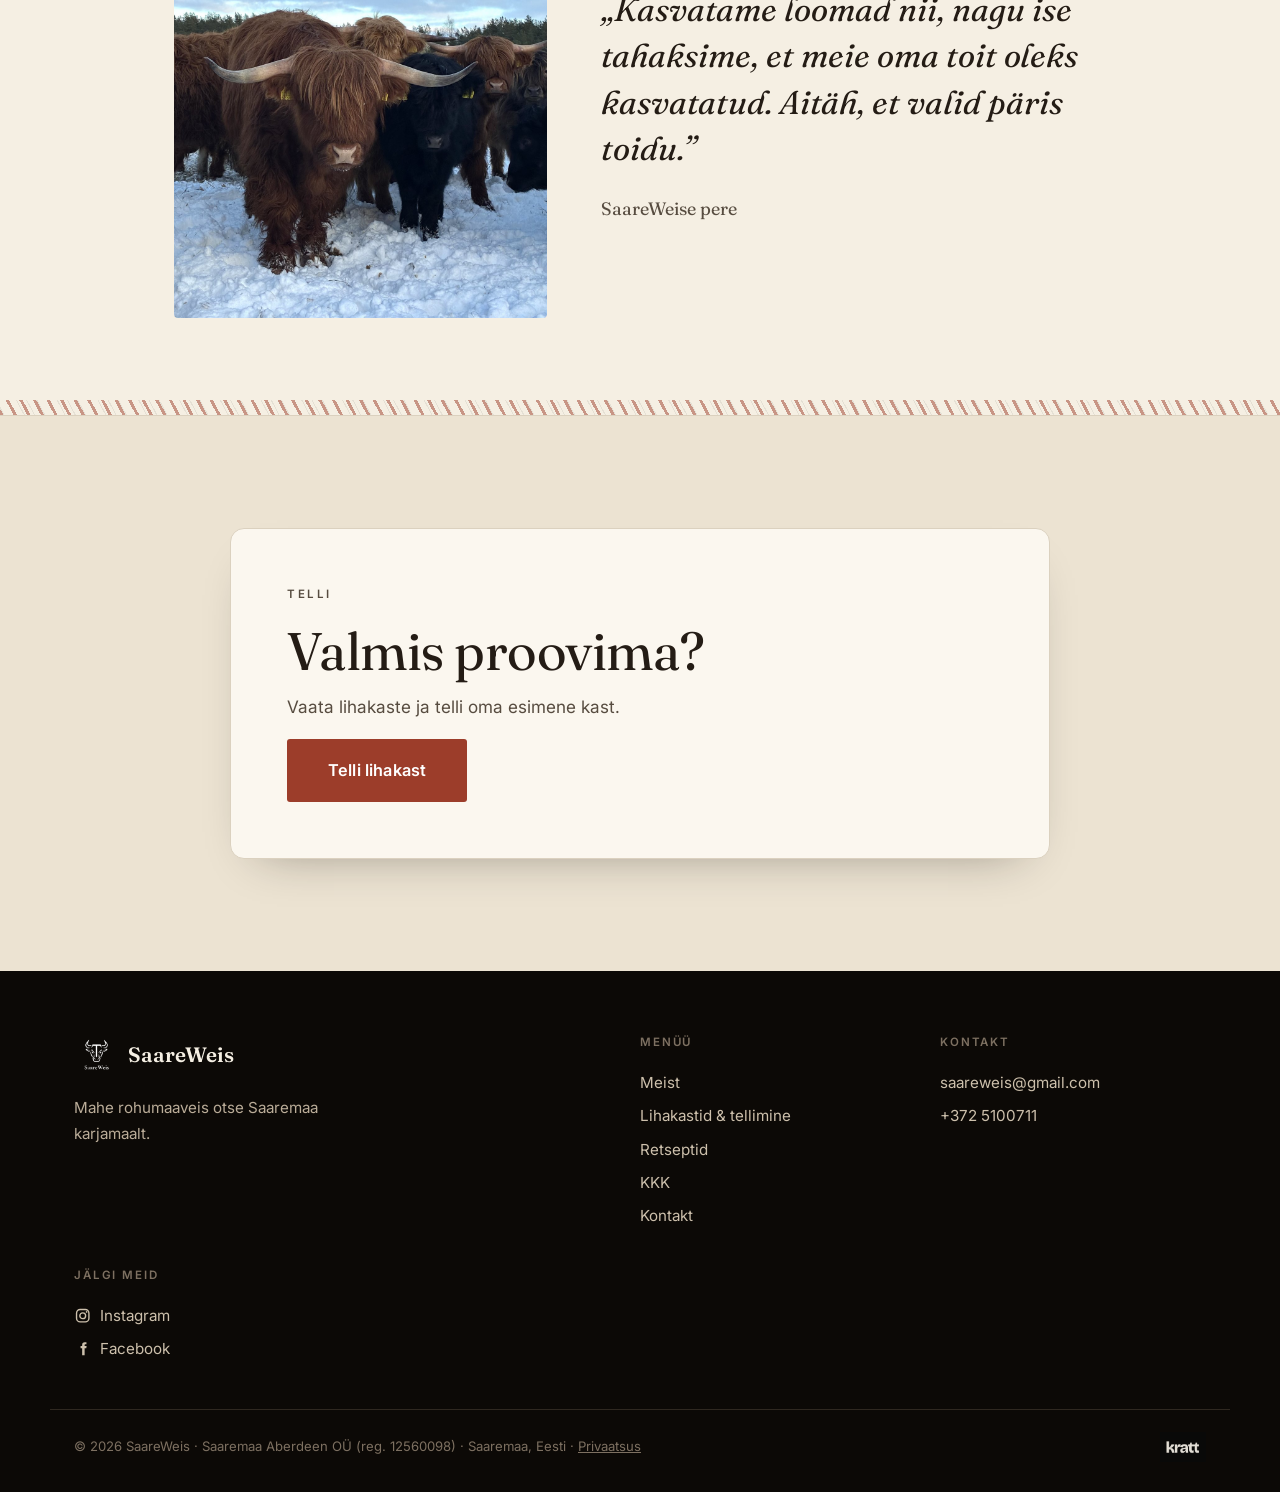
<file: meist.html>
<!DOCTYPE html>
<html lang="et">
<head>
  <!-- Google tag (gtag.js) -->
  <script async src="https://www.googletagmanager.com/gtag/js?id=G-VV8FK4G49N"></script>
  <script>
    window.dataLayer = window.dataLayer || [];
    function gtag(){dataLayer.push(arguments);}
    gtag('js', new Date());
    gtag('config', 'G-VV8FK4G49N');
  </script>
  <meta charset="UTF-8">
  <meta name="viewport" content="width=device-width, initial-scale=1.0">
  <title>Meist · Pereettevöte ja rohumaaveised Saaremaal · SaareWeis</title>
  <meta name="description" content="SaareWeis on pereettevöte Saaremaalt. Kasvatame Aberdeen Anguse ja mägiveise töugu loomi pärandniitudel, ilma jöusööda, antibiootikumide ja hormoonideta.">
  <link rel="preconnect" href="https://fonts.googleapis.com">
  <link rel="preconnect" href="https://fonts.gstatic.com" crossorigin>
  <link href="https://fonts.googleapis.com/css2?family=Fraunces:ital,opsz,wght@0,9..144,400;0,9..144,600;1,9..144,400;1,9..144,600&family=Inter:wght@400;500;600&display=swap" rel="stylesheet">
  <meta property="og:type" content="website">
  <meta property="og:locale" content="et_EE">
  <meta property="og:title" content="Meist · Pereettevöte ja rohumaaveised Saaremaal · SaareWeis">
  <meta property="og:description" content="SaareWeis on pereettevöte Saaremaalt. Kasvatame Aberdeen Anguse ja mägiveise töugu loomi pärandniitudel, ilma jöusööda, antibiootikumide ja hormoonideta.">
  <meta property="og:url" content="https://saareweis.com.ee/meist">
  <meta property="og:image" content="https://saareweis.com.ee/images/logo.png">
  <link rel="canonical" href="https://saareweis.com.ee/meist">
  <link rel="icon" type="image/png" href="images/logo.png">
  <link rel="stylesheet" href="css/style.css?v=50">
</head>
<body>

  <header class="site-header" id="siteHeader">
    <div class="wrap header__inner">
      <button class="nav-toggle" id="navToggle" aria-label="Menüü" aria-expanded="false"><span></span><span></span><span></span></button>
      <nav class="header__nav" aria-label="Peamenüü">
        <a href="meist.html">Meist</a>
        <a href="tellimine.html">Lihakastid</a>
        <a href="retseptid.html">Retseptid</a>
        <a href="kkk.html">KKK</a>
        <a href="kontakt.html">Kontakt</a>
      </nav>
      <a class="header__logo" href="index.html" aria-label="SaareWeis avaleht">
        <img src="images/logo-mark.png" alt="SaareWeis">
      </a>
      <a class="btn btn--accent header__cta" href="tellimine.html#lihakastid">Telli</a>
    </div>
  </header>

  <section class="pagehero" id="top">
    <div class="pagehero__bg" aria-hidden="true"><img src="images/pagehero-meist.jpg?v=36" alt="" style="object-position: center 60%;"></div>
    <div class="pagehero__overlay" aria-hidden="true"></div>
    <div class="pagehero__content">
      <p class="hero__eyebrow">Meist</p>
      <h1 class="pagehero__title">Veis on enamat kui steik.</h1>
      <p class="pagehero__sub">Liha, mis on lugu rohumaalt Sinu taldrikuni.</p>
    </div>
  </section>

  <!-- LUGU -->
  <section class="section">
    <div class="wrap story">
      <div class="story__media">
        <img class="media-img media-img--tall" loading="lazy" decoding="async" src="images/kari.jpg?v=36" alt="Kari Saaremaa rohumaal">
      </div>
      <div class="story__text">
        <p class="eyebrow eyebrow--accent">Meie lugu</p>
        <h2 class="section__title">Otse rohumaalt Sinu lauale.</h2>
        <p>
          Meie jaoks on veis terviklik lugu, mis algab rohumaalt ja jöuab Sinu lauale
          ilma vahendajateta. Kasvatame loomad Saaremaa rohumaadel, kus nad saavad
          liikuda ja süüa nii, nagu loodus ette näinud.
        </p>
        <p>
          Usume, et hea liha algab tervest loomast ja läbipaistvast tarneahelast.
          Väärindame kogu looma ja pakume mahedat rohumaaveise liha, mille kvaliteedis
          ei pea kahtlema.
        </p>
      </div>
    </div>
  </section>

  <!-- MIKS ROHUMAAVEIS -->
  <section class="section section--cta">
    <div class="wrap">
      <p class="eyebrow eyebrow--accent">Miks rohumaaveis</p>
      <h2 class="section__title">Parem valik, parem toit.</h2>
      <p class="section__lead">Rohumaal kasvanud veis pole ainult eetilisem valik. See on ka toitainerikkam ja maitsvam.</p>
      <div class="facts">
        <div class="facts__col">
          <h3 class="facts__h">Sinu tervisele</h3>
          <ul>
            <li>Rohkem oomega-3 rasvhappeid ja CLA-d kui teraviljaga nuumatud lihas</li>
            <li>Rohkem A- ja E-vitamiini ning antioksüdante</li>
            <li>Ilma antibiootikumide ja hormoonide jääkideta</li>
          </ul>
        </div>
        <div class="facts__col">
          <h3 class="facts__h">Sinu taldrikule</h3>
          <ul>
            <li>Aeglane, loomulik kasv annab toitainerikka ja maitsva liha</li>
            <li>Selge päritolu, mida saad usaldada</li>
            <li>Värske liha otse koju.</li>
          </ul>
        </div>
      </div>
    </div>
  </section>

  <!-- LOOMAD & LOODUS -->
  <section class="section section--dark" id="loomad">
    <div class="wrap">
      <p class="eyebrow eyebrow--accent">Loomad & loodus</p>
      <h2 class="section__title">Kasvatatud nii, nagu peab.</h2>
      <p class="section__lead">Ei kiirustust ega otseteid. Köik, mida liha kohta ausalt teada tasub.</p>
      <div class="facts">
        <div class="facts__col">
          <h3 class="facts__h">Loomad</h3>
          <ul>
            <li>Aberdeen Anguse ja mägiveise töugu mahe lihaveised</li>
            <li>Elavad pärandniitudel ja rohumaadel, kus kasvab sadu taimeliike</li>
            <li>Talvel ainult hein ja silo, ei jöusööta, soja ega maisi</li>
            <li>Ei antibiootikume ega kasvuhormoone</li>
            <li>Ruumi ja karjamaad aastaringselt, ka talvel</li>
          </ul>
        </div>
        <div class="facts__col">
          <h3 class="facts__h">Loodus</h3>
          <ul>
            <li>Karjatamine hoiab pärandniite liigirikkana ja avatuna</li>
            <li>Töstab mulla viljakust ja vee filtreerimisvöimet</li>
            <li>Pakub elupaika kaitsealustele liikidele: lindudele, loomadele, putukatele</li>
            <li>Meie maadel ei kasutata kunstväetisi ega taimekaitsemürke</li>
          </ul>
        </div>
      </div>
    </div>
  </section>

  <!-- PERE SÖNUM -->
  <section class="familynote">
    <span class="twine" aria-hidden="true"></span>
    <div class="familynote__inner">
      <div class="familynote__media">
        <img class="media-img" loading="lazy" decoding="async" src="images/pere-sona.jpg?v=1" alt="SaareWeise pere">
      </div>
      <div class="familynote__text">
        <p class="eyebrow eyebrow--accent">Pere söna</p>
        <blockquote class="familynote__quote">
          „Kasvatame loomad nii, nagu ise tahaksime, et meie oma toit oleks kasvatatud.
          Aitäh, et valid päris toidu.”
        </blockquote>
        <p class="familynote__sign">SaareWeise pere</p>
      </div>
    </div>
    <span class="twine" aria-hidden="true"></span>
  </section>

  <!-- CTA -->
  <section class="section section--cta">
    <div class="wrap cta cta--closing">
      <p class="eyebrow eyebrow--accent">Telli</p>
      <h2 class="section__title">Valmis proovima?</h2>
      <p class="section__lead">Vaata lihakaste ja telli oma esimene kast.</p>
      <a class="btn btn--accent btn--lg" href="tellimine.html#lihakastid">Telli lihakast</a>
    </div>
  </section>

  <footer class="footer">
    <div class="wrap footer__inner">
      <div class="footer__brand">
        <p class="brand"><img class="brandlogo" src="images/logo-mark.png" alt="SaareWeis"> SaareWeis</p>
        <p class="footer__tag">Mahe rohumaaveis otse Saaremaa karjamaalt.</p>
      </div>
      <div class="footer__col">
        <p class="footer__h">Menüü</p>
        <a href="meist.html">Meist</a>
        <a href="tellimine.html">Lihakastid & tellimine</a>
        <a href="retseptid.html">Retseptid</a>
        <a href="kkk.html">KKK</a>
        <a href="kontakt.html">Kontakt</a>
      </div>
      <div class="footer__col">
        <p class="footer__h">Kontakt</p>
        <a href="mailto:saareweis@gmail.com">saareweis@gmail.com</a>
        <a href="tel:+3725100711">+372 5100711</a>
      </div>
      <div class="footer__col">
        <p class="footer__h">Jälgi meid</p>
        <a href="https://www.instagram.com/saareweis/" target="_blank" rel="noopener" class="social-link"><svg class="social-ico" viewBox="0 0 24 24" fill="none" stroke="currentColor" stroke-width="1.9" aria-hidden="true"><rect x="3.5" y="3.5" width="17" height="17" rx="5"/><circle cx="12" cy="12" r="4"/><circle cx="17.3" cy="6.7" r="1.15" fill="currentColor" stroke="none"/></svg>Instagram</a>
        <a href="https://www.facebook.com/profile.php?id=61589958547744" target="_blank" rel="noopener" class="social-link"><svg class="social-ico" viewBox="0 0 24 24" aria-hidden="true"><path fill="currentColor" d="M14.6 8.3V6.9c0-.8.2-1.1 1.1-1.1h1.4V3.1l-2.3-.01c-2.6 0-3.6 1.6-3.6 3.6v1.6H9v2.9h2.2V21h3.4v-9.8h2.3l.4-2.9h-2.7z"/></svg>Facebook</a>
      </div>
    </div>
    <div class="wrap footer__legal">
      <p>© 2026 SaareWeis · Saaremaa Aberdeen OÜ (reg. 12560098) · Saaremaa, Eesti · <a href="privaatsus.html">Privaatsus</a></p>
      <a class="footer__cred" href="https://krattconsultancy.com" target="_blank" rel="noopener" aria-label="Kratt"><img src="images/kratt-logo.png" alt="Kratt" class="footer__cred-logo"></a>
    </div>
  </footer>

  <script src="js/script.js?v=33"></script>
</body>
</html>
</file>
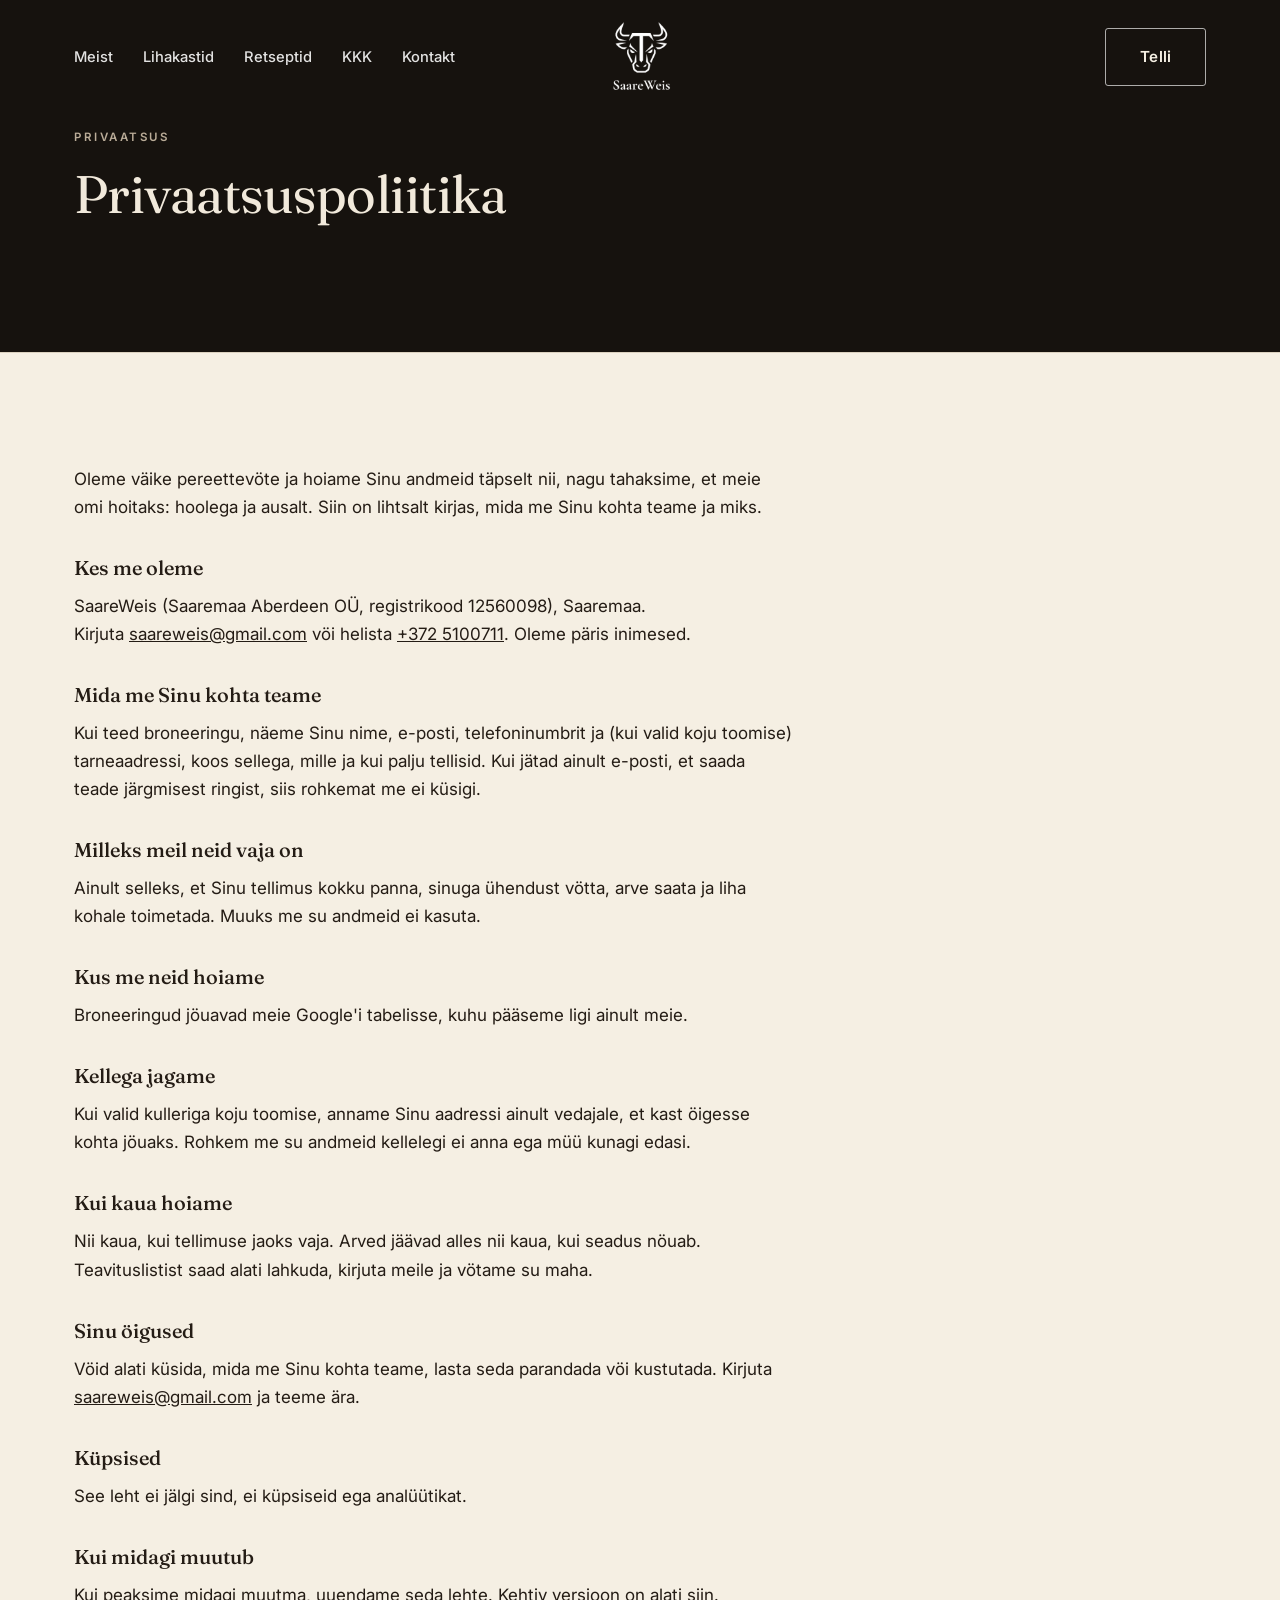
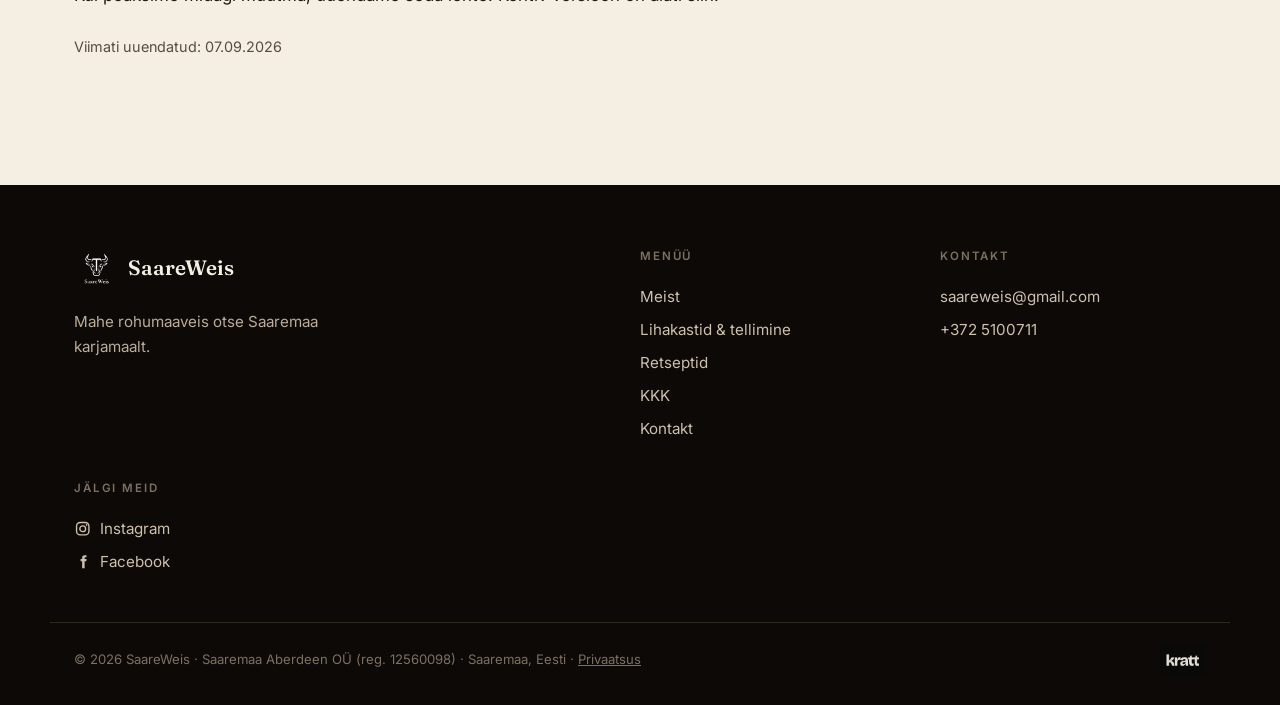
<file: privaatsus.html>
<!DOCTYPE html>
<html lang="et">
<head>
  <!-- Google tag (gtag.js) -->
  <script async src="https://www.googletagmanager.com/gtag/js?id=G-VV8FK4G49N"></script>
  <script>
    window.dataLayer = window.dataLayer || [];
    function gtag(){dataLayer.push(arguments);}
    gtag('js', new Date());
    gtag('config', 'G-VV8FK4G49N');
  </script>
  <meta charset="UTF-8">
  <meta name="viewport" content="width=device-width, initial-scale=1.0">
  <title>Privaatsuspoliitika · SaareWeis</title>
  <meta name="description" content="Kuidas SaareWeis kogub ja kasutab Sinu andmeid, kui esitad tellimuse vöi jätad e-posti järgmise ringi teavituseks.">
  <meta name="robots" content="noindex">
  <link rel="preconnect" href="https://fonts.googleapis.com">
  <link rel="preconnect" href="https://fonts.gstatic.com" crossorigin>
  <link href="https://fonts.googleapis.com/css2?family=Fraunces:ital,opsz,wght@0,9..144,400;0,9..144,600;1,9..144,400;1,9..144,600&family=Inter:wght@400;500;600&display=swap" rel="stylesheet">
  <meta property="og:type" content="website">
  <meta property="og:locale" content="et_EE">
  <meta property="og:title" content="Privaatsuspoliitika · SaareWeis">
  <meta property="og:description" content="Kuidas SaareWeis kogub ja kasutab Sinu andmeid, kui esitad tellimuse vöi jätad e-posti järgmise ringi teavituseks.">
  <meta property="og:url" content="https://saareweis.com.ee/privaatsus">
  <meta property="og:image" content="https://saareweis.com.ee/images/logo.png">
  <link rel="canonical" href="https://saareweis.com.ee/privaatsus">
  <link rel="icon" type="image/png" href="images/logo.png">
  <link rel="stylesheet" href="css/style.css?v=50">
</head>
<body>

  <header class="site-header" id="siteHeader">
    <div class="wrap header__inner">
      <button class="nav-toggle" id="navToggle" aria-label="Menüü" aria-expanded="false"><span></span><span></span><span></span></button>
      <nav class="header__nav" aria-label="Peamenüü">
        <a href="meist.html">Meist</a>
        <a href="tellimine.html">Lihakastid</a>
        <a href="retseptid.html">Retseptid</a>
        <a href="kkk.html">KKK</a>
        <a href="kontakt.html">Kontakt</a>
      </nav>
      <a class="header__logo" href="index.html" aria-label="SaareWeis avaleht">
        <img src="images/logo-mark.png" alt="SaareWeis">
      </a>
      <a class="btn btn--accent header__cta" href="tellimine.html#lihakastid">Telli</a>
    </div>
  </header>

  <section class="section section--dark legal-hero">
    <div class="wrap">
      <p class="eyebrow eyebrow--accent">Privaatsus</p>
      <h1 class="section__title">Privaatsuspoliitika</h1>
    </div>
  </section>

  <section class="section">
    <div class="wrap">
      <div class="legal">
        <p>Oleme väike pereettevöte ja hoiame Sinu andmeid täpselt nii, nagu tahaksime, et meie omi hoitaks: hoolega ja ausalt. Siin on lihtsalt kirjas, mida me Sinu kohta teame ja miks.</p>

        <h3>Kes me oleme</h3>
        <p>SaareWeis (Saaremaa Aberdeen OÜ, registrikood 12560098), Saaremaa.<br>
        Kirjuta <a href="mailto:saareweis@gmail.com">saareweis@gmail.com</a> vöi helista <a href="tel:+3725100711">+372 5100711</a>. Oleme päris inimesed.</p>

        <h3>Mida me Sinu kohta teame</h3>
        <p>Kui teed broneeringu, näeme Sinu nime, e-posti, telefoninumbrit ja (kui valid koju toomise) tarneaadressi, koos sellega, mille ja kui palju tellisid. Kui jätad ainult e-posti, et saada teade järgmisest ringist, siis rohkemat me ei küsigi.</p>

        <h3>Milleks meil neid vaja on</h3>
        <p>Ainult selleks, et Sinu tellimus kokku panna, sinuga ühendust vötta, arve saata ja liha kohale toimetada. Muuks me su andmeid ei kasuta.</p>

        <h3>Kus me neid hoiame</h3>
        <p>Broneeringud jöuavad meie Google'i tabelisse, kuhu pääseme ligi ainult meie.</p>

        <h3>Kellega jagame</h3>
        <p>Kui valid kulleriga koju toomise, anname Sinu aadressi ainult vedajale, et kast öigesse kohta jöuaks. Rohkem me su andmeid kellelegi ei anna ega müü kunagi edasi.</p>

        <h3>Kui kaua hoiame</h3>
        <p>Nii kaua, kui tellimuse jaoks vaja. Arved jäävad alles nii kaua, kui seadus nöuab. Teavituslistist saad alati lahkuda, kirjuta meile ja vötame su maha.</p>

        <h3>Sinu öigused</h3>
        <p>Vöid alati küsida, mida me Sinu kohta teame, lasta seda parandada vöi kustutada. Kirjuta <a href="mailto:saareweis@gmail.com">saareweis@gmail.com</a> ja teeme ära.</p>

        <h3>Küpsised</h3>
        <p>See leht ei jälgi sind, ei küpsiseid ega analüütikat.</p>

        <h3>Kui midagi muutub</h3>
        <p>Kui peaksime midagi muutma, uuendame seda lehte. Kehtiv versioon on alati siin.</p>

        <p class="legal__updated">Viimati uuendatud: 07.09.2026</p>
      </div>
    </div>
  </section>

  <footer class="footer">
    <div class="wrap footer__inner">
      <div class="footer__brand">
        <p class="brand"><img class="brandlogo" src="images/logo-mark.png" alt="SaareWeis"> SaareWeis</p>
        <p class="footer__tag">Mahe rohumaaveis otse Saaremaa karjamaalt.</p>
      </div>
      <div class="footer__col">
        <p class="footer__h">Menüü</p>
        <a href="meist.html">Meist</a>
        <a href="tellimine.html">Lihakastid & tellimine</a>
        <a href="retseptid.html">Retseptid</a>
        <a href="kkk.html">KKK</a>
        <a href="kontakt.html">Kontakt</a>
      </div>
      <div class="footer__col">
        <p class="footer__h">Kontakt</p>
        <a href="mailto:saareweis@gmail.com">saareweis@gmail.com</a>
        <a href="tel:+3725100711">+372 5100711</a>
      </div>
      <div class="footer__col">
        <p class="footer__h">Jälgi meid</p>
        <a href="https://www.instagram.com/saareweis/" target="_blank" rel="noopener" class="social-link"><svg class="social-ico" viewBox="0 0 24 24" fill="none" stroke="currentColor" stroke-width="1.9" aria-hidden="true"><rect x="3.5" y="3.5" width="17" height="17" rx="5"/><circle cx="12" cy="12" r="4"/><circle cx="17.3" cy="6.7" r="1.15" fill="currentColor" stroke="none"/></svg>Instagram</a>
        <a href="https://www.facebook.com/profile.php?id=61589958547744" target="_blank" rel="noopener" class="social-link"><svg class="social-ico" viewBox="0 0 24 24" aria-hidden="true"><path fill="currentColor" d="M14.6 8.3V6.9c0-.8.2-1.1 1.1-1.1h1.4V3.1l-2.3-.01c-2.6 0-3.6 1.6-3.6 3.6v1.6H9v2.9h2.2V21h3.4v-9.8h2.3l.4-2.9h-2.7z"/></svg>Facebook</a>
      </div>
    </div>
    <div class="wrap footer__legal">
      <p>© 2026 SaareWeis · Saaremaa Aberdeen OÜ (reg. 12560098) · Saaremaa, Eesti · <a href="privaatsus.html">Privaatsus</a></p>
      <a class="footer__cred" href="https://krattconsultancy.com" target="_blank" rel="noopener" aria-label="Kratt"><img src="images/kratt-logo.png" alt="Kratt" class="footer__cred-logo"></a>
    </div>
  </footer>

  <script src="js/script.js?v=33"></script>
</body>
</html>
</file>
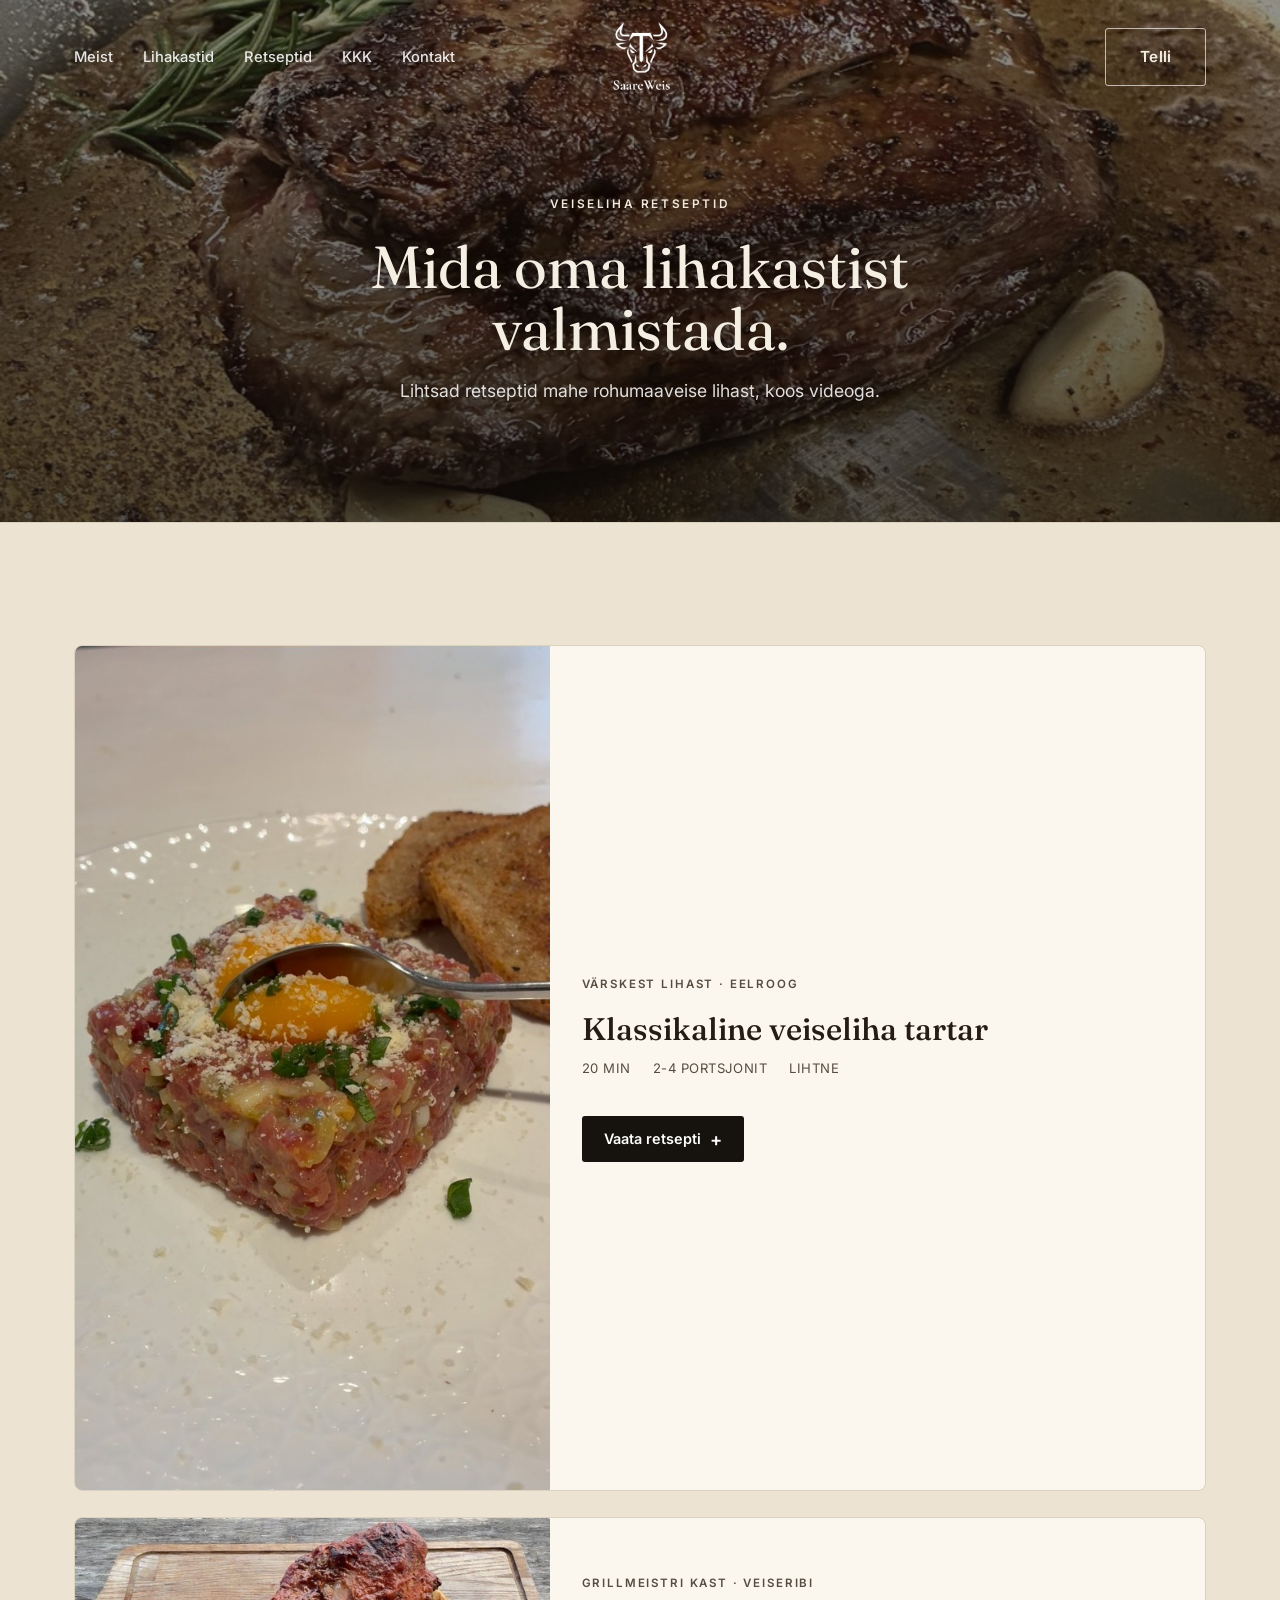
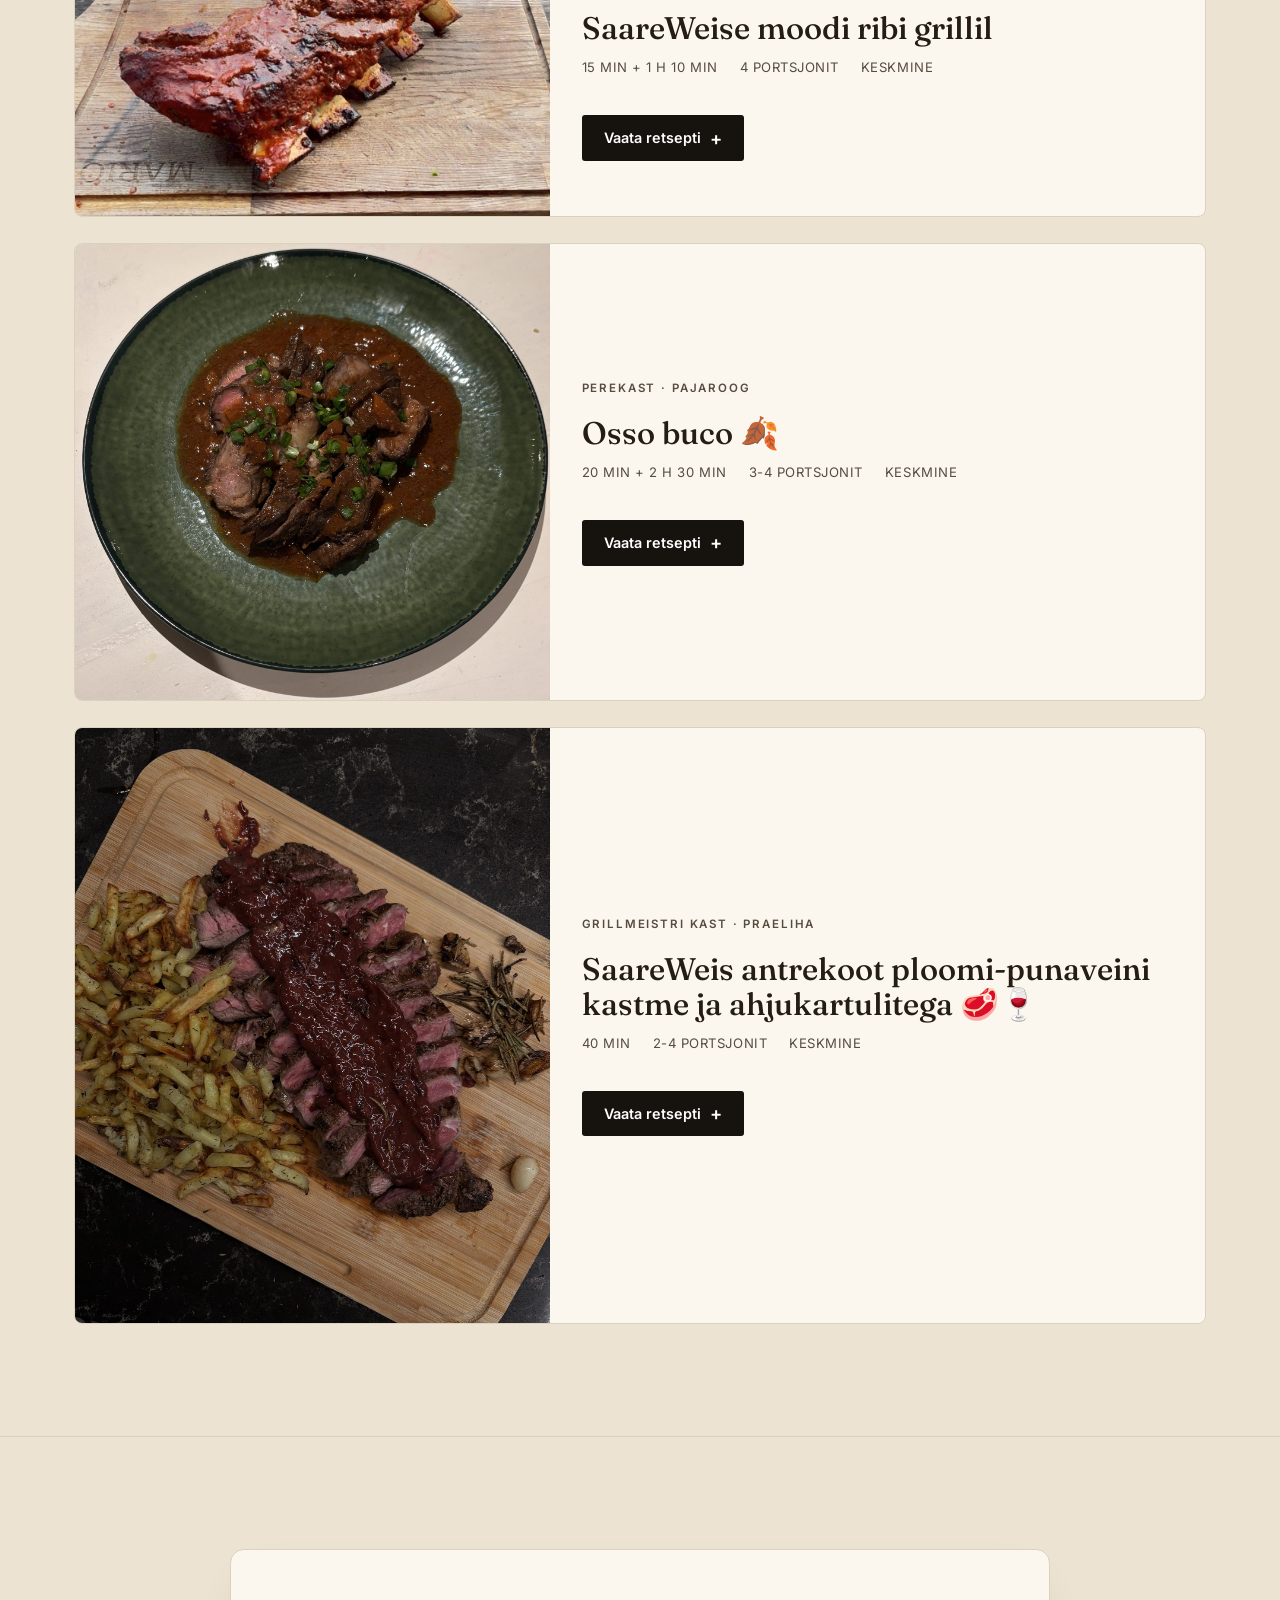
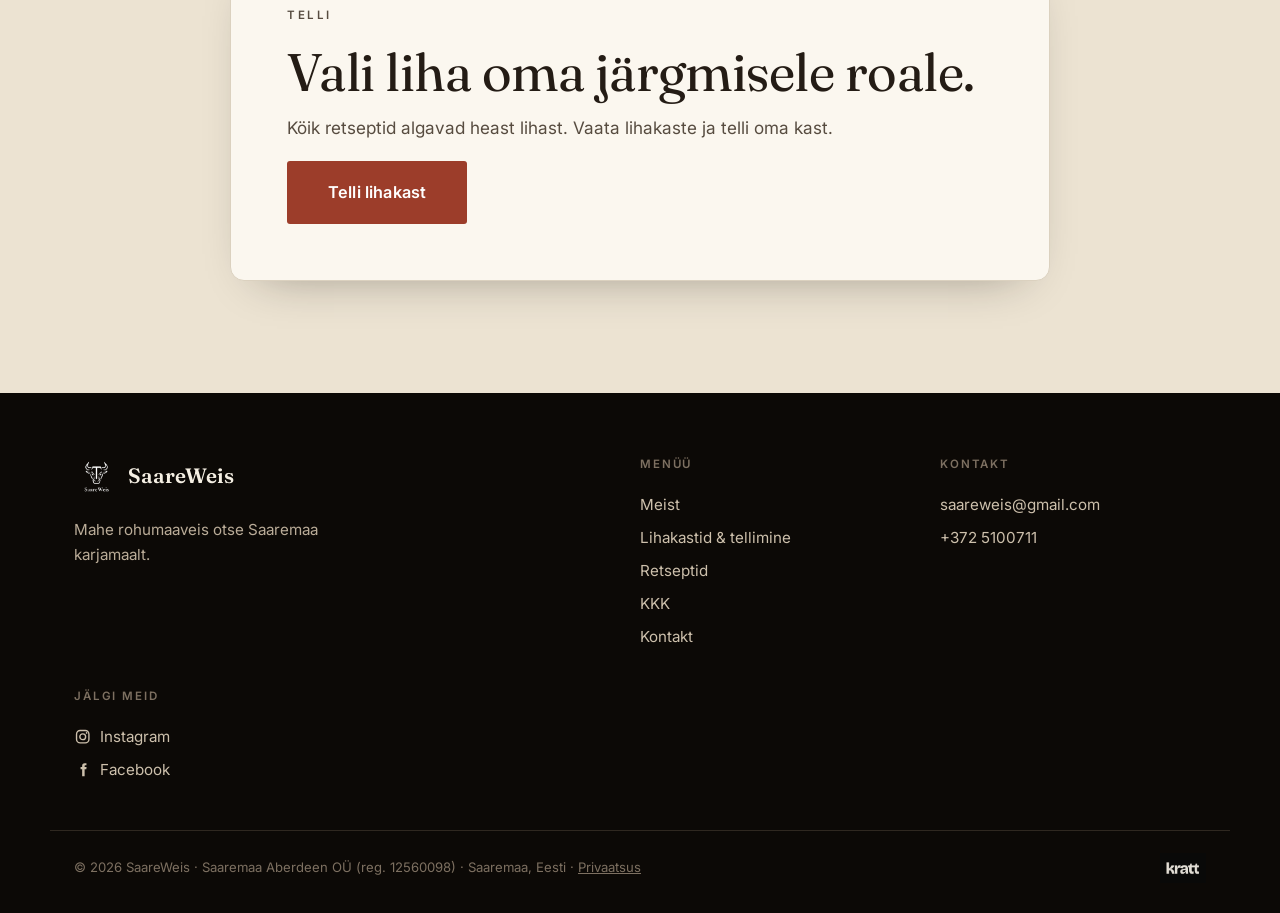
<file: retseptid.html>
<!DOCTYPE html>
<html lang="et">
<head>
  <!-- Google tag (gtag.js) -->
  <script async src="https://www.googletagmanager.com/gtag/js?id=G-VV8FK4G49N"></script>
  <script>
    window.dataLayer = window.dataLayer || [];
    function gtag(){dataLayer.push(arguments);}
    gtag('js', new Date());
    gtag('config', 'G-VV8FK4G49N');
  </script>
  <meta charset="UTF-8">
  <meta name="viewport" content="width=device-width, initial-scale=1.0">
  <title>Veiseliha retseptid · SaareWeis</title>
  <meta name="description" content="Lihtsad retseptid rohumaaveise lihast: steigid, ribi, pajaroad. Vaata, mida oma lihakastist valmistada.">
  <meta property="og:type" content="website">
  <meta property="og:locale" content="et_EE">
  <meta property="og:title" content="Veiseliha retseptid · SaareWeis">
  <meta property="og:description" content="Lihtsad retseptid rohumaaveise lihast: steigid, ribi, pajaroad. Vaata, mida oma lihakastist valmistada.">
  <meta property="og:url" content="https://saareweis.com.ee/retseptid">
  <meta property="og:image" content="https://saareweis.com.ee/images/logo.png">
  <link rel="canonical" href="https://saareweis.com.ee/retseptid">
  <link rel="preconnect" href="https://fonts.googleapis.com">
  <link rel="preconnect" href="https://fonts.gstatic.com" crossorigin>
  <link href="https://fonts.googleapis.com/css2?family=Fraunces:ital,opsz,wght@0,9..144,400;0,9..144,600;1,9..144,400;1,9..144,600&family=Inter:wght@400;500;600&display=swap" rel="stylesheet">
  <link rel="icon" type="image/png" href="images/logo.png">
  <link rel="stylesheet" href="css/style.css?v=50">
</head>
<body>

  <header class="site-header" id="siteHeader">
    <div class="wrap header__inner">
      <button class="nav-toggle" id="navToggle" aria-label="Menüü" aria-expanded="false"><span></span><span></span><span></span></button>
      <nav class="header__nav" aria-label="Peamenüü">
        <a href="meist.html">Meist</a>
        <a href="tellimine.html">Lihakastid</a>
        <a href="retseptid.html">Retseptid</a>
        <a href="kkk.html">KKK</a>
        <a href="kontakt.html">Kontakt</a>
      </nav>
      <a class="header__logo" href="index.html" aria-label="SaareWeis avaleht">
        <img src="images/logo-mark.png" alt="SaareWeis">
      </a>
      <a class="btn btn--accent header__cta" href="tellimine.html#lihakastid">Telli</a>
    </div>
  </header>

  <section class="pagehero" id="top">
    <div class="pagehero__bg" aria-hidden="true"><img src="images/pagehero-retseptid.jpg?v=36" alt=""></div>
    <div class="pagehero__overlay" aria-hidden="true"></div>
    <div class="pagehero__content">
      <p class="hero__eyebrow">Veiseliha retseptid</p>
      <h1 class="pagehero__title">Mida oma lihakastist valmistada.</h1>
      <p class="pagehero__sub">Lihtsad retseptid mahe rohumaaveise lihast, koos videoga.</p>
    </div>
  </section>

  <section class="section section--recipes">
    <div class="wrap">
      <div class="recipe-grid">

        <!-- 1. TARTAR -->
        <article class="recipe-card" id="tartar">
          <details class="recipe-details">
            <summary>
              <img class="recipe-card__img" loading="lazy" decoding="async" src="images/retsept-tartar.jpg?v=36" alt="Veiseliha tartar">
              <div class="recipe-card__head">
                <p class="recipe__tag">Värskest lihast · eelroog</p>
                <h2 class="recipe-card__title">Klassikaline veiseliha tartar</h2>
                <p class="recipe__meta"><span>20 min</span><span>2-4 portsjonit</span><span>Lihtne</span></p>
                <span class="recipe-card__cta">Vaata retsepti</span>
              </div>
            </summary>
            <div class="recipe-details__inner">
              <p class="recipe__intro">Luksuslik maitseelamus kodus.</p>
              <!-- Kris: asenda href päris videolingiga (Instagrami reel vöi YouTube). -->
              <a class="recipe__video" href="https://www.instagram.com/saareweis/" target="_blank" rel="noopener">
                <span class="recipe__video-ico" aria-hidden="true">▶</span> Vaata videoretsepti
              </a>
              <div class="recipe-details__grid">
                <div>
                  <h3>Koostis</h3>
                  <ul class="recipe__ing">
                    <li>250 g värsket SaareWeise sisefileed, peeneks hakitud</li>
                    <li>2 sl marineeritud kurki, hakitud</li>
                    <li>1 sl kappareid, hakitud</li>
                    <li>1 väike sibul, peeneks hakitud</li>
                    <li>2 munakollast</li>
                    <li>2 tl sinepit</li>
                    <li>1 sl oliiviöli</li>
                    <li>Soola ja värskelt jahvatatud pipart</li>
                    <li>Serveerimiseks: röstitud ciabatta, parmesan, sibulavarred</li>
                  </ul>
                </div>
                <div>
                  <h3>Valmistamine</h3>
                  <ol class="recipe__steps">
                    <li>Haki külm sisefilee terava noaga peeneks. Ära kasuta hakklihamasinat, käsitsi hakkimine annab parema tekstuuri.</li>
                    <li>Sega hulka kurk, kapparid, sibul, sool ja pipar.</li>
                    <li>Kergeks kastmeks sega munakollane, sinep ja oliiviöli.</li>
                    <li>Vormi liha taldrikule, tee keskele lohk ja lisa munakollane.</li>
                    <li>Puista peale parmesani ja sibulavarsi.</li>
                    <li>Serveeri kohe röstitud ciabattaga.</li>
                  </ol>
                </div>
              </div>
              <a class="link-arrow" href="tellimine.html">Vaata lihakaste →</a>
            </div>
          </details>
        </article>

        <!-- 2. RIBI GRILLIL -->
        <article class="recipe-card" id="ribi-grillil">
          <details class="recipe-details">
            <summary>
              <img class="recipe-card__img" loading="lazy" decoding="async" src="images/retsept-ribi.jpg?v=36" alt="SaareWeise moodi ribi grillil">
              <div class="recipe-card__head">
                <p class="recipe__tag">Grillmeistri kast · veiseribi</p>
                <h2 class="recipe-card__title">SaareWeise moodi ribi grillil</h2>
                <p class="recipe__meta"><span>15 min + 1 h 10 min</span><span>4 portsjonit</span><span>Keskmine</span></p>
                <span class="recipe-card__cta">Vaata retsepti</span>
              </div>
            </summary>
            <div class="recipe-details__inner">
              <p class="recipe__intro">Tulemuseks on mahlane, pehme ja maitsetest pakatav ribi, mis kaob laualt kiiremini kui valmis jöuad löigata.</p>
              <!-- Kris: asenda href päris videolingiga (Instagrami reel vöi YouTube). -->
              <a class="recipe__video" href="https://www.instagram.com/saareweis/" target="_blank" rel="noopener">
                <span class="recipe__video-ico" aria-hidden="true">▶</span> Vaata videoretsepti
              </a>
              <div class="recipe-details__grid">
                <div>
                  <h3>Koostis</h3>
                  <ul class="recipe__ing">
                    <li>Ribi (SaareWeise veiseliha ribi)</li>
                    <li>Sinep</li>
                    <li>Lemmik grillimaitseaine</li>
                    <li>Lemmik grillikaste</li>
                  </ul>
                </div>
                <div>
                  <h3>Valmistamine</h3>
                  <ol class="recipe__steps">
                    <li>Trimmi ära liigne rasv ja tömba ära membraan (öhuke kile ribi tagaküljel).</li>
                    <li>Hööru ribi mölemalt poolt sinepiga kokku.</li>
                    <li>Puista helde käega ribile lemmikmaitseainet. Ära hööru lihasse, vaid patsuta korralikult sisse, et tekiks ühtlane ja rikkalik maitsekiht!</li>
                    <li>Keera ribi kahe fooliumikihi sisse ning tösta 200°C juures grillile umbes 40 minutiks.</li>
                    <li>Vöta ribi fooliumist välja, pintselda üle lemmikkastmega ning tösta tagasi grillile veel umbes 30 minutiks, et tekiks mönus glasuur ja karamelliseerunud pind.</li>
                  </ol>
                  <p class="steps__note">Grillimise aeg söltub alati lihatüki suurusest. Köige kindlam on kasutada lihatermomeetrit: sisetemperatuur vöiks olla umbes 70 °C.</p>
                </div>
              </div>
              <a class="link-arrow" href="tellimine.html">Vaata Grillmeistri kasti →</a>
            </div>
          </details>
        </article>

        <!-- 3. OSSO BUCO -->
        <article class="recipe-card" id="osso-buco">
          <details class="recipe-details">
            <summary>
              <img class="recipe-card__img" loading="lazy" decoding="async" src="images/osso-buco.jpeg" alt="Osso buco">
              <div class="recipe-card__head">
                <p class="recipe__tag">Perekast · pajaroog</p>
                <h2 class="recipe-card__title">Osso buco 🍂</h2>
                <p class="recipe__meta"><span>20 min + 2 h 30 min</span><span>3-4 portsjonit</span><span>Keskmine</span></p>
                <span class="recipe-card__cta">Vaata retsepti</span>
              </div>
            </summary>
            <div class="recipe-details__inner">
              <p class="recipe__intro">Aeglaselt hautatud veise koot, mis laguneb kahvli all.</p>
              <!-- Kris: asenda href päris videolingiga (Instagrami reel vöi YouTube). -->
              <a class="recipe__video" href="https://www.instagram.com/saareweis/" target="_blank" rel="noopener">
                <span class="recipe__video-ico" aria-hidden="true">▶</span> Vaata videoretsepti
              </a>
              <div class="recipe-details__grid">
                <div>
                  <h3>Koostis</h3>
                  <ul class="recipe__ing">
                    <li>3 SaareWeise veise kooti</li>
                    <li>1 sibul, 2 porgandit</li>
                    <li>3 küüslauguküünt</li>
                    <li>2 sl tomatipastat</li>
                    <li>250 ml punast veini</li>
                    <li>400 g purustatud tomateid</li>
                    <li>400 ml veisepuljongit</li>
                    <li>Jahu, oliiviöli, sool, pipar ja ürdid</li>
                  </ul>
                </div>
                <div>
                  <h3>Valmistamine</h3>
                  <ol class="recipe__steps">
                    <li>Maitsesta liha, puista kergelt jahuga ja pruunista ölis.</li>
                    <li>Prae hakitud köögiviljad, lisa küüslauk ja tomatipasta.</li>
                    <li>Vala juurde punane vein, tomatid ja puljong. Lisa ürdid ning liha.</li>
                    <li>Hauta kaane all madalal kuumusel 2–2,5 tundi, kuni liha on imepehme.</li>
                  </ol>
                </div>
              </div>
              <a class="link-arrow" href="tellimine.html">Vaata lihakaste →</a>
            </div>
          </details>
        </article>

        <!-- 4. ANTREKOOT PLOOMIKASTMEGA -->
        <article class="recipe-card" id="antrekoot-ploomikastmes">
          <details class="recipe-details">
            <summary>
              <img class="recipe-card__img" loading="lazy" decoding="async" src="images/antrekoot-ploomikastmes.jpeg" alt="SaareWeis antrekoot ploomi-punaveini kastme ja ahjukartulitega">
              <div class="recipe-card__head">
                <p class="recipe__tag">Grillmeistri kast · praeliha</p>
                <h2 class="recipe-card__title">SaareWeis antrekoot ploomi-punaveini kastme ja ahjukartulitega 🥩🍷</h2>
                <p class="recipe__meta"><span>40 min</span><span>2-4 portsjonit</span><span>Keskmine</span></p>
                <span class="recipe-card__cta">Vaata retsepti</span>
              </div>
            </summary>
            <div class="recipe-details__inner">
              <p class="recipe__intro">Pidulik roog kolmes osas: mahlane antrekoot, krobe ahjukartul ja magus-hapu ploomikaste.</p>
              <!-- Kris: asenda href päris videolingiga (Instagrami reel vöi YouTube). -->
              <a class="recipe__video" href="https://www.instagram.com/saareweis/" target="_blank" rel="noopener">
                <span class="recipe__video-ico" aria-hidden="true">▶</span> Vaata videoretsepti
              </a>

              <h3 class="recipe__part">Osa 1 — Antrekoot</h3>
              <div class="recipe-details__grid">
                <div>
                  <h3>Koostis</h3>
                  <ul class="recipe__ing">
                    <li>500 g SaareWeis antrekoot</li>
                    <li>Sool</li>
                    <li>Pipar</li>
                    <li>Vöi</li>
                  </ul>
                </div>
                <div>
                  <h3>Valmistamine</h3>
                  <ol class="recipe__steps">
                    <li>Maitsesta steik soola ja pipraga.</li>
                    <li>Prae kuumal pannil ~2 min külg vöi kuni sisemine temperatuur on ~53 kraadi.</li>
                    <li>Tösta pannilt ja lase lihal puhata ~10 min enne löikamist.</li>
                  </ol>
                </div>
              </div>

              <h3 class="recipe__part">Osa 2 — Ahjukartul</h3>
              <div class="recipe-details__grid">
                <div>
                  <h3>Koostis</h3>
                  <ul class="recipe__ing">
                    <li>300 g kartuleid</li>
                    <li>Oliiviöli</li>
                    <li>Tüümian</li>
                    <li>Küüslauk</li>
                    <li>Sool</li>
                  </ul>
                </div>
                <div>
                  <h3>Valmistamine</h3>
                  <ol class="recipe__steps">
                    <li>Tükelda kartul vastavalt soovile. Maitsesta soola, küüslaugu ja tüümianiga.</li>
                    <li>Küpseta ahjus 200 kraadi juures 30–40 min, kuni kartul on krobe ja kergelt pruunikas.</li>
                  </ol>
                </div>
              </div>

              <h3 class="recipe__part">Osa 3 — Ploomi-punaveinikaste steigile</h3>
              <div class="recipe-details__grid">
                <div>
                  <h3>Koostis</h3>
                  <ul class="recipe__ing">
                    <li>4–5 küpset ploomi</li>
                    <li>150 ml kuiva punast veini</li>
                    <li>1 väike šalottsibul vöi ½ sibulat</li>
                    <li>100–150 ml veisepuljongit</li>
                    <li>1 tl pruuni suhkrut vöi mett</li>
                    <li>1 tl palsamiäädikat</li>
                    <li>1–2 sl külma vöid</li>
                    <li>1 oksake tüümiani</li>
                    <li>Soola ja värskelt jahvatatud musta pipart</li>
                  </ul>
                </div>
                <div>
                  <h3>Valmistamine</h3>
                  <ol class="recipe__steps">
                    <li>Haki šalottsibul hästi peeneks ja prae pannil vähese vöiga 2–3 minutit.</li>
                    <li>Lisa tükeldatud ploomid ja suhkur vöi mesi. Kuumuta ~2 minutit.</li>
                    <li>Vala juurde punane vein ja lisa tüümian. Lase tugevalt keema, kuni vedelik on umbes poole vörra vähenenud (~5–8 minutit).</li>
                    <li>Lisa puljong ja palsamiäädikas. Keeda veel 5–7 minutit, kuni kaste hakkab paksenema.</li>
                    <li>Keera kuumus maha ja sega sisse külm vöi. Maitsesta soola ja pipraga.</li>
                  </ol>
                </div>
              </div>

              <p class="recipe__intro">Maitsvaid elamusi!</p>
              <a class="link-arrow" href="tellimine.html">Vaata Grillmeistri kasti →</a>
            </div>
          </details>
        </article>

      </div>
    </div>
  </section>

  <section class="section section--cta">
    <div class="wrap cta cta--closing">
      <p class="eyebrow eyebrow--accent">Telli</p>
      <h2 class="section__title">Vali liha oma järgmisele roale.</h2>
      <p class="section__lead">Köik retseptid algavad heast lihast. Vaata lihakaste ja telli oma kast.</p>
      <a class="btn btn--accent btn--lg" href="tellimine.html#lihakastid">Telli lihakast</a>
    </div>
  </section>

  <footer class="footer">
    <div class="wrap footer__inner">
      <div class="footer__brand">
        <p class="brand"><img class="brandlogo" src="images/logo-mark.png" alt="SaareWeis"> SaareWeis</p>
        <p class="footer__tag">Mahe rohumaaveis otse Saaremaa karjamaalt.</p>
      </div>
      <div class="footer__col">
        <p class="footer__h">Menüü</p>
        <a href="meist.html">Meist</a>
        <a href="tellimine.html">Lihakastid & tellimine</a>
        <a href="retseptid.html">Retseptid</a>
        <a href="kkk.html">KKK</a>
        <a href="kontakt.html">Kontakt</a>
      </div>
      <div class="footer__col">
        <p class="footer__h">Kontakt</p>
        <a href="mailto:saareweis@gmail.com">saareweis@gmail.com</a>
        <a href="tel:+3725100711">+372 5100711</a>
      </div>
      <div class="footer__col">
        <p class="footer__h">Jälgi meid</p>
        <a href="https://www.instagram.com/saareweis/" target="_blank" rel="noopener" class="social-link"><svg class="social-ico" viewBox="0 0 24 24" fill="none" stroke="currentColor" stroke-width="1.9" aria-hidden="true"><rect x="3.5" y="3.5" width="17" height="17" rx="5"/><circle cx="12" cy="12" r="4"/><circle cx="17.3" cy="6.7" r="1.15" fill="currentColor" stroke="none"/></svg>Instagram</a>
        <a href="https://www.facebook.com/profile.php?id=61589958547744" target="_blank" rel="noopener" class="social-link"><svg class="social-ico" viewBox="0 0 24 24" aria-hidden="true"><path fill="currentColor" d="M14.6 8.3V6.9c0-.8.2-1.1 1.1-1.1h1.4V3.1l-2.3-.01c-2.6 0-3.6 1.6-3.6 3.6v1.6H9v2.9h2.2V21h3.4v-9.8h2.3l.4-2.9h-2.7z"/></svg>Facebook</a>
      </div>
    </div>
    <div class="wrap footer__legal">
      <p>© 2026 SaareWeis · Saaremaa Aberdeen OÜ (reg. 12560098) · Saaremaa, Eesti · <a href="privaatsus.html">Privaatsus</a></p>
      <a class="footer__cred" href="https://krattconsultancy.com" target="_blank" rel="noopener" aria-label="Kratt"><img src="images/kratt-logo.png" alt="Kratt" class="footer__cred-logo"></a>
    </div>
  </footer>

  <script type="application/ld+json">
  [
    {"@context":"https://schema.org","@type":"Recipe","name":"Klassikaline veiseliha tartar","description":"Luksuslik veiseliha tartar munakollase ja teravate maitsetega.","recipeCategory":"Eelroog","recipeCuisine":"Eesti","prepTime":"PT20M","recipeYield":"2-4 portsjonit","author":{"@type":"Organization","name":"SaareWeis"},"image":"https://saareweis.com.ee/images/retsept-tartar.jpg","recipeIngredient":["250 g värsket sisefileed","Marineeritud kurki","Kappareid","Sibul","Munakollane","Sinep","Oliiviöli","Sool ja pipar"],"recipeInstructions":[{"@type":"HowToStep","text":"Haki külm sisefilee peeneks."},{"@type":"HowToStep","text":"Sega hulka kurk, kapparid, sibul, sool ja pipar."},{"@type":"HowToStep","text":"Kergeks kastmeks sega munakollane, sinep ja oliiviöli."},{"@type":"HowToStep","text":"Vormi taldrikule ja lisa munakollane."},{"@type":"HowToStep","text":"Puista peale parmesani ja sibulavarsi."},{"@type":"HowToStep","text":"Serveeri röstitud ciabattaga."}]},
    {"@context":"https://schema.org","@type":"Recipe","name":"SaareWeise moodi ribi grillil","description":"Mahlane, pehme ja maitsetest pakatav veiseliha ribi grillilt.","recipeCategory":"Pearoog","recipeCuisine":"Eesti","prepTime":"PT15M","cookTime":"PT1H10M","recipeYield":"4 portsjonit","author":{"@type":"Organization","name":"SaareWeis"},"image":"https://saareweis.com.ee/images/retsept-ribi.jpg","recipeIngredient":["Ribi (SaareWeise veiseliha ribi)","Sinep","Lemmik grillimaitseaine","Lemmik grillikaste"],"recipeInstructions":[{"@type":"HowToStep","text":"Trimmi ära liigne rasv ja tömba ära membraan."},{"@type":"HowToStep","text":"Hööru ribi mölemalt poolt sinepiga kokku."},{"@type":"HowToStep","text":"Puista peale grillimaitseainet, patsutades korralikult sisse."},{"@type":"HowToStep","text":"Keera fooliumisse ja grilli 200°C juures umbes 40 minutit."},{"@type":"HowToStep","text":"Vöta fooliumist välja, pintselda kastmega ja grilli veel umbes 30 minutit."}]},
    {"@context":"https://schema.org","@type":"Recipe","name":"Osso buco","description":"Aeglaselt hautatud veise koot punaveinikastmes.","recipeCategory":"Pearoog","recipeCuisine":"Itaalia","prepTime":"PT20M","cookTime":"PT2H30M","recipeYield":"3-4 portsjonit","author":{"@type":"Organization","name":"SaareWeis"},"image":"https://saareweis.com.ee/images/osso-buco.jpeg","recipeIngredient":["3 veise kooti","Sibul, porgandid","Küüslauk","Tomatipasta","Punane vein","Purustatud tomatid","Veisepuljong","Jahu, oliiviöli, sool, pipar, ürdid"],"recipeInstructions":[{"@type":"HowToStep","text":"Maitsesta liha, puista jahuga ja pruunista ölis."},{"@type":"HowToStep","text":"Prae köögiviljad, lisa küüslauk ja tomatipasta."},{"@type":"HowToStep","text":"Lisa vein, tomatid, puljong, ürdid ja liha."},{"@type":"HowToStep","text":"Hauta kaane all 2-2,5 tundi, kuni liha on imepehme."}]},
    {"@context":"https://schema.org","@type":"Recipe","name":"SaareWeis antrekoot ploomi-punaveini kastme ja ahjukartulitega","description":"Mahlane antrekoot krobe ahjukartuli ja magus-hapu ploomikastmega.","recipeCategory":"Pearoog","recipeCuisine":"Eesti","prepTime":"PT40M","recipeYield":"2-4 portsjonit","author":{"@type":"Organization","name":"SaareWeis"},"image":"https://saareweis.com.ee/images/antrekoot-ploomikastmes.jpeg","recipeIngredient":["500 g antrekoot","Sool, pipar, vöi","300 g kartuleid","Oliiviöli, tüümian, küüslauk","4-5 ploomi","150 ml punast veini","Šalottsibul","Veisepuljong","Pruun suhkur vöi mesi","Palsamiäädikas","Külm vöi"],"recipeInstructions":[{"@type":"HowToStep","text":"Maitsesta ja prae antrekoot kuumal pannil, lase puhata."},{"@type":"HowToStep","text":"Küpseta maitsestatud kartulitükid ahjus krobedaks."},{"@type":"HowToStep","text":"Hauta ploomid, vein, puljong ja maitseained kastmeks, löpeta külma vöiga."}]}
  ]
  </script>

  <script src="js/script.js?v=33"></script>
</body>
</html>
</file>
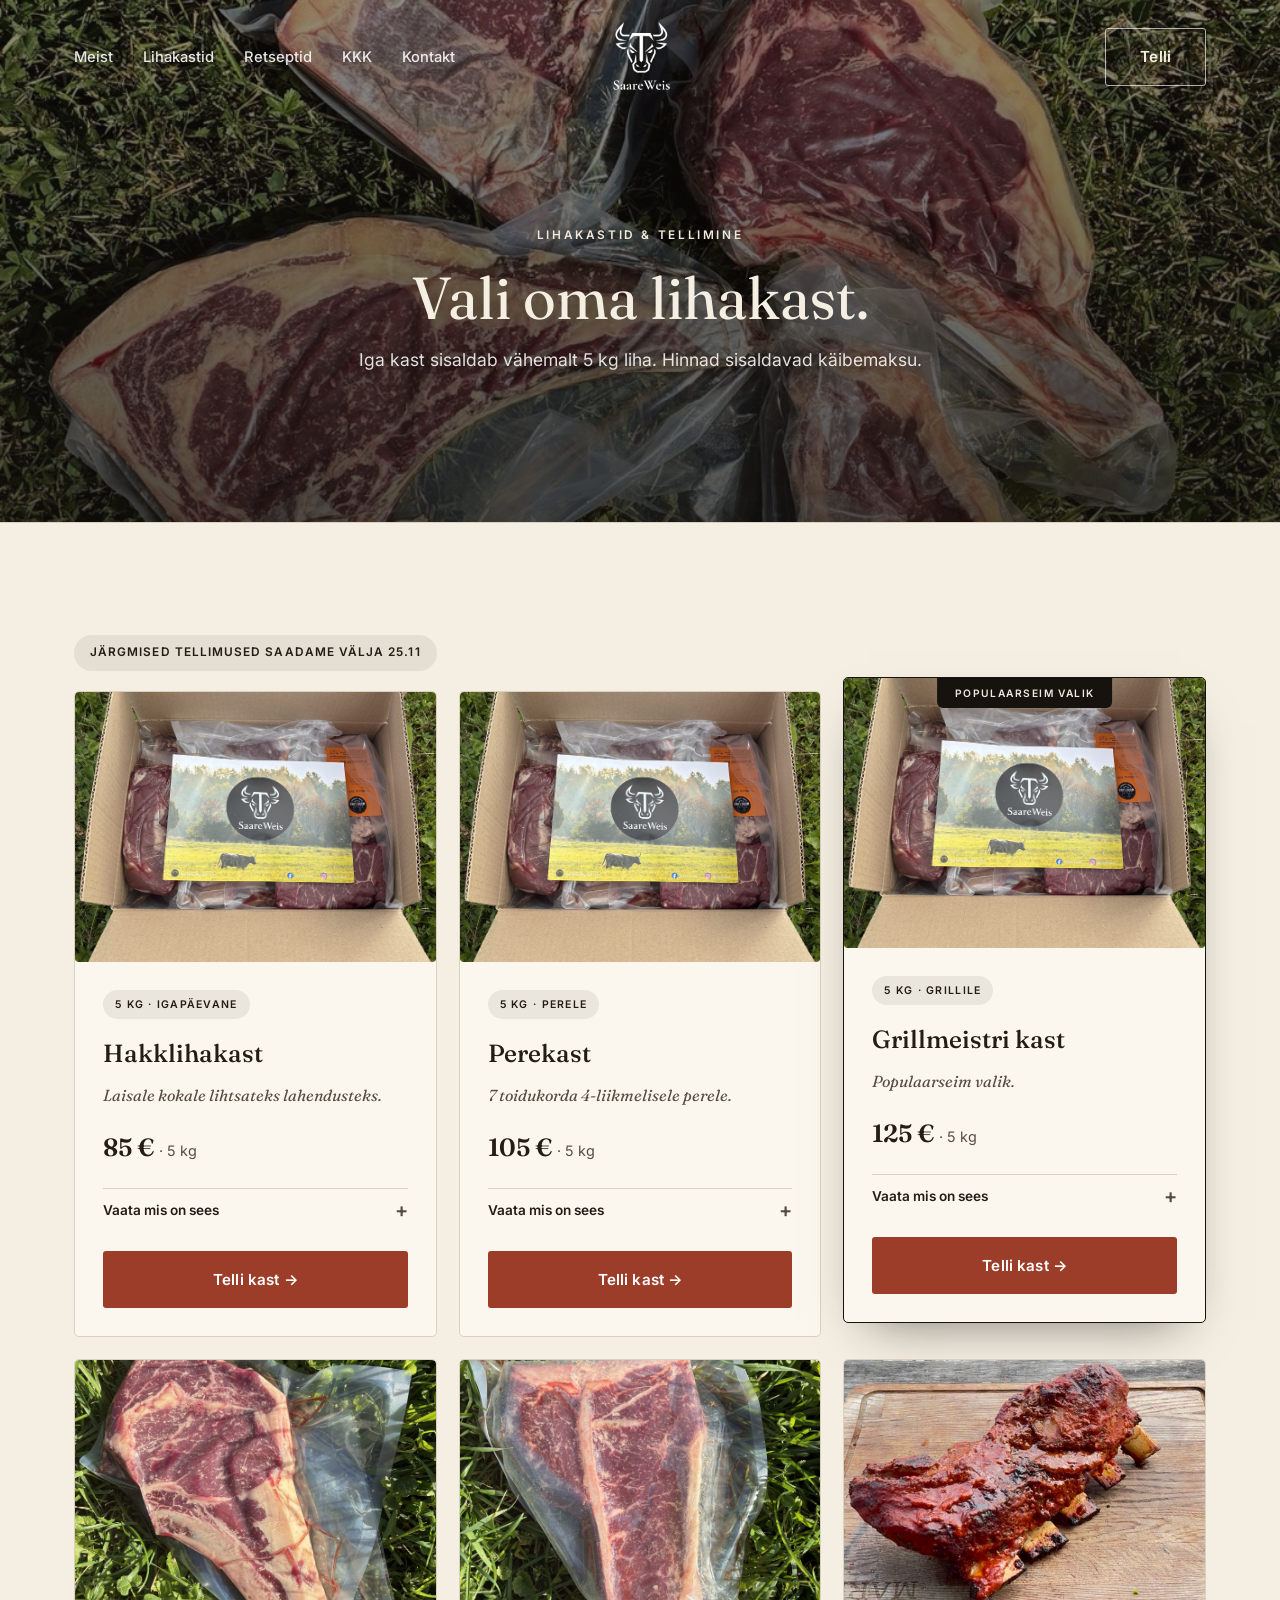
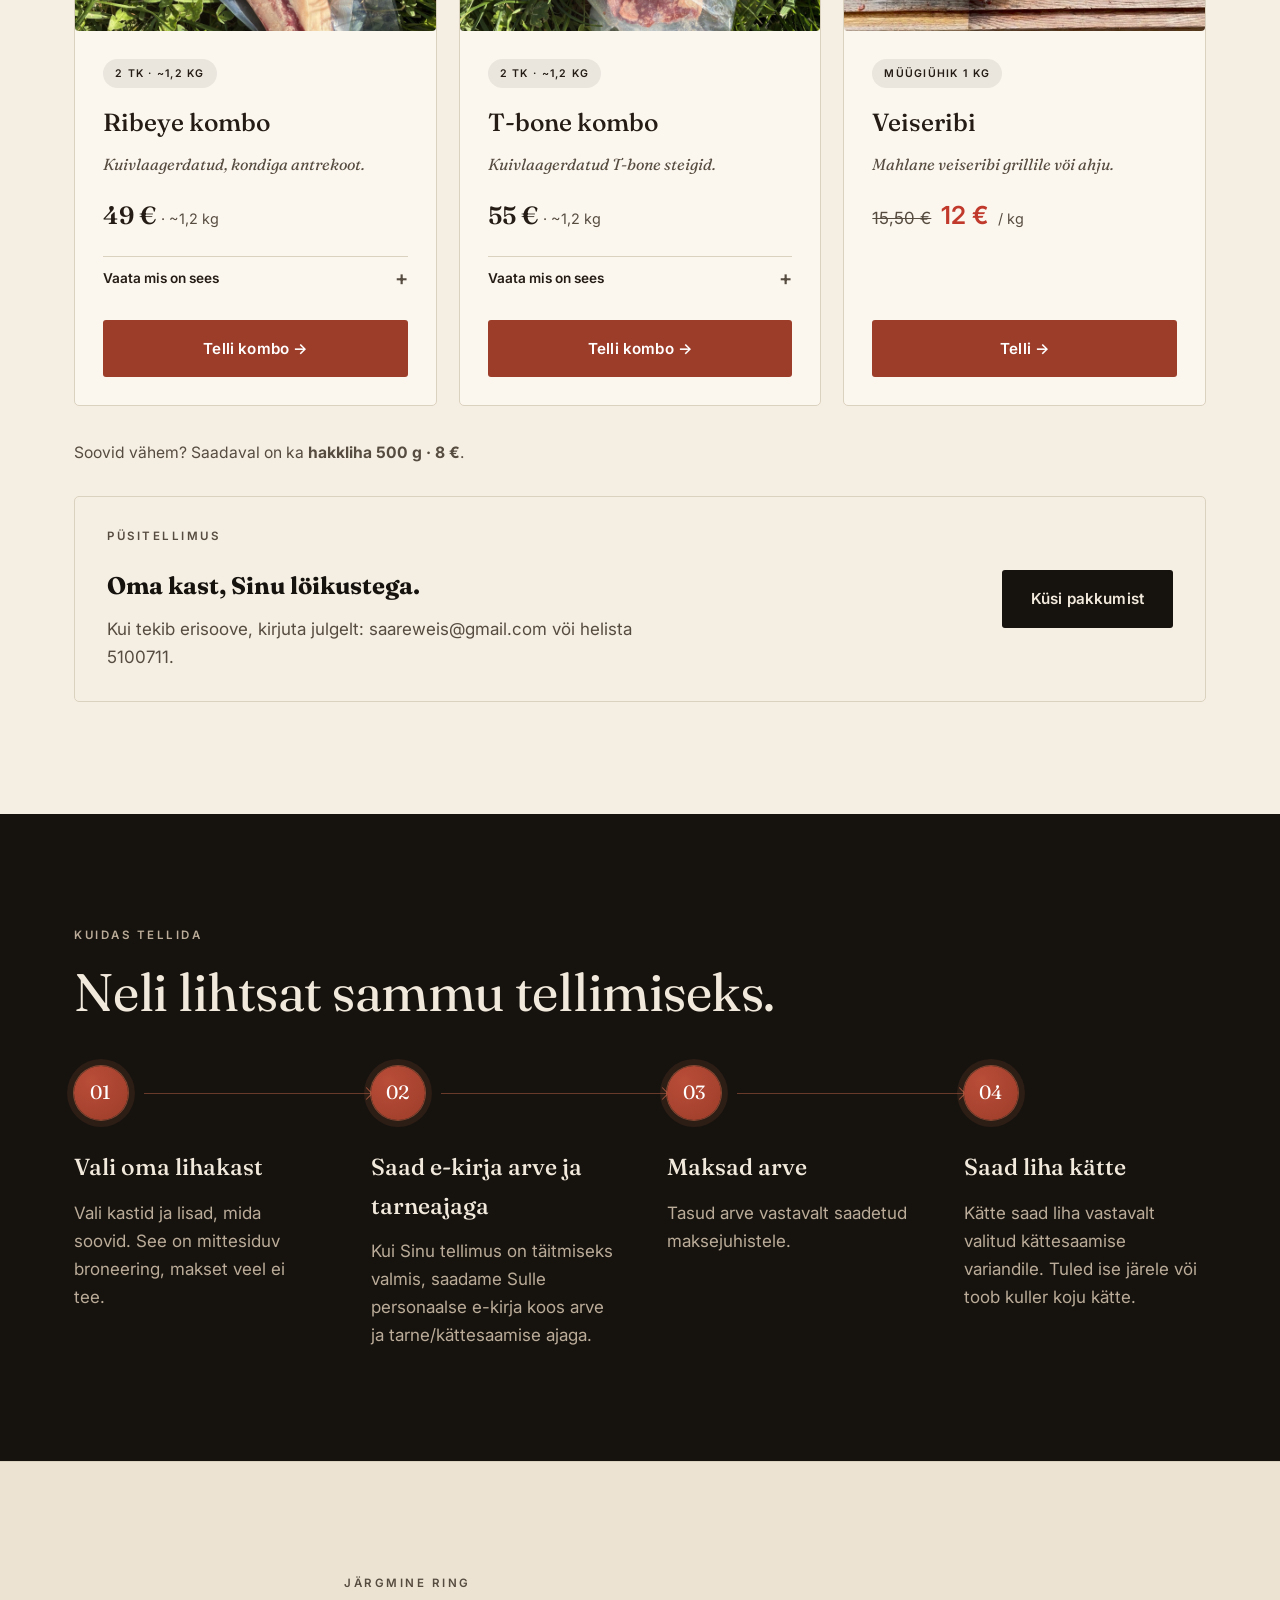
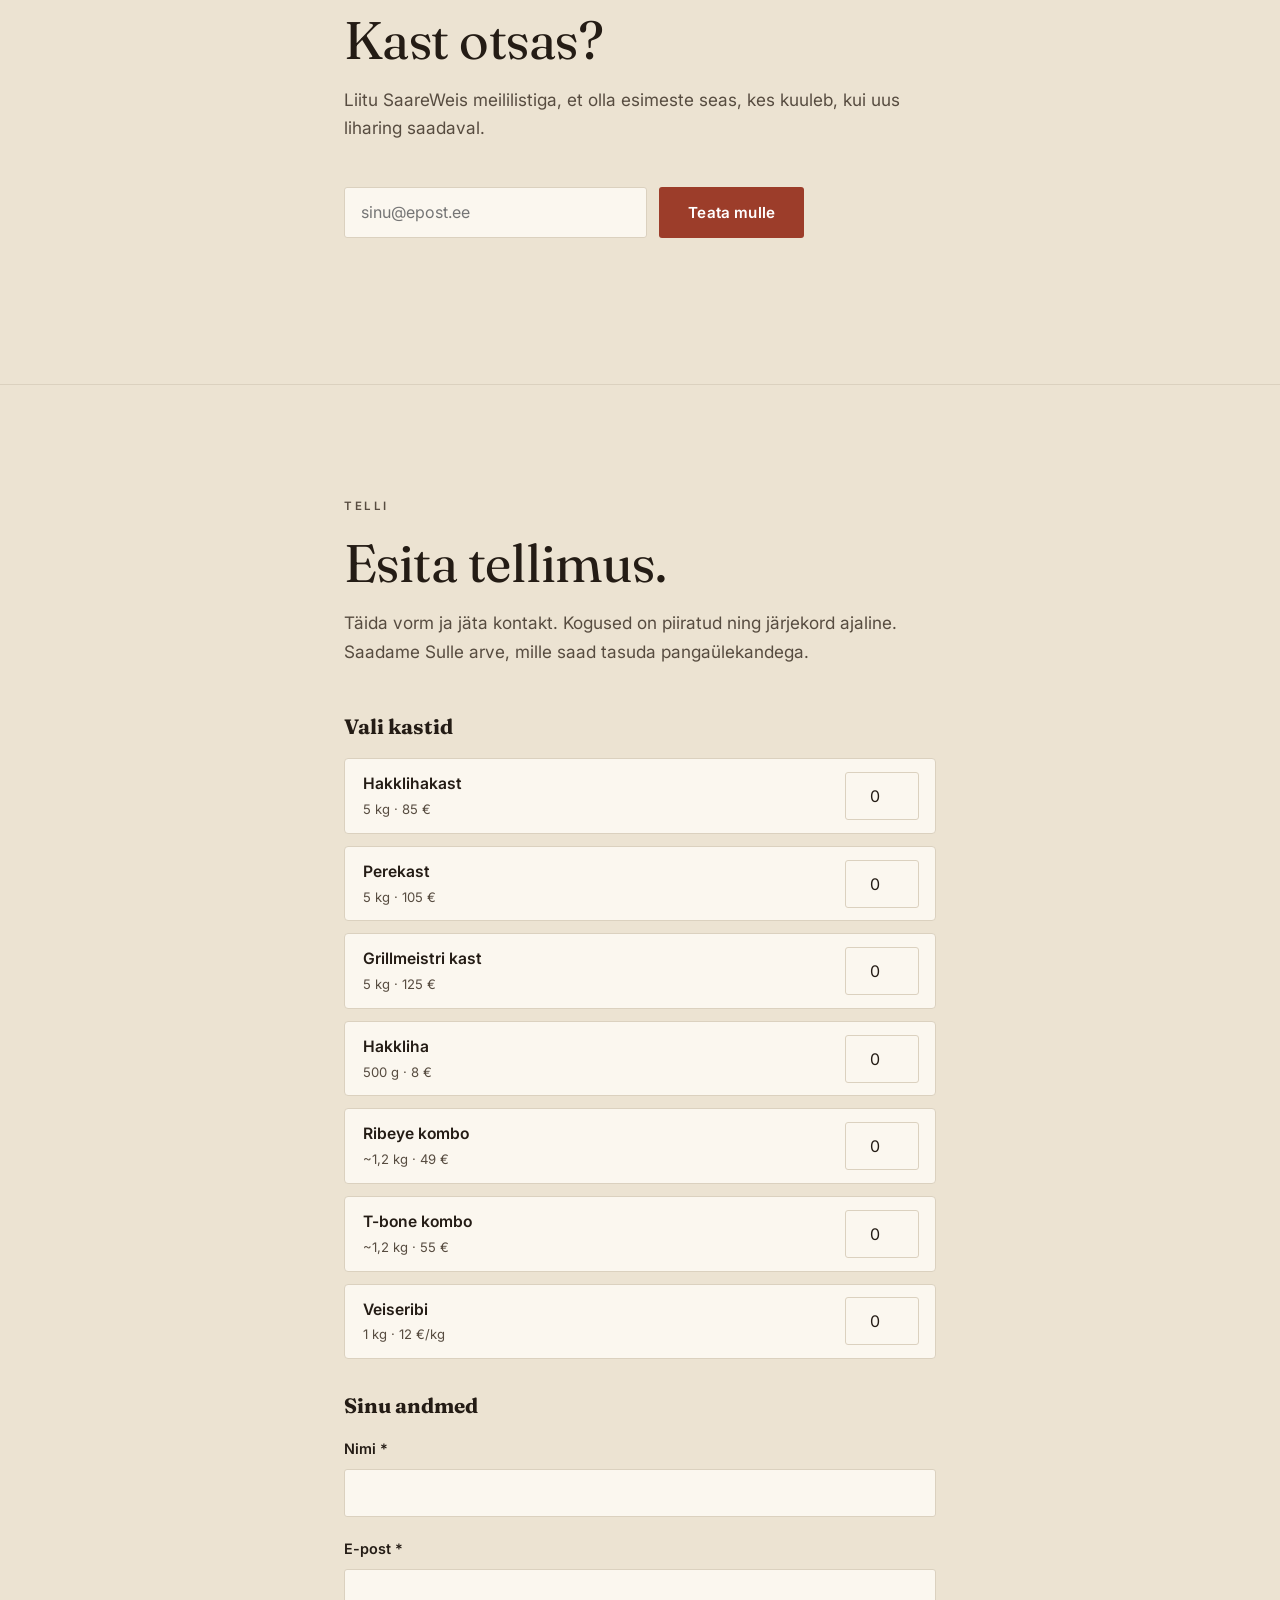
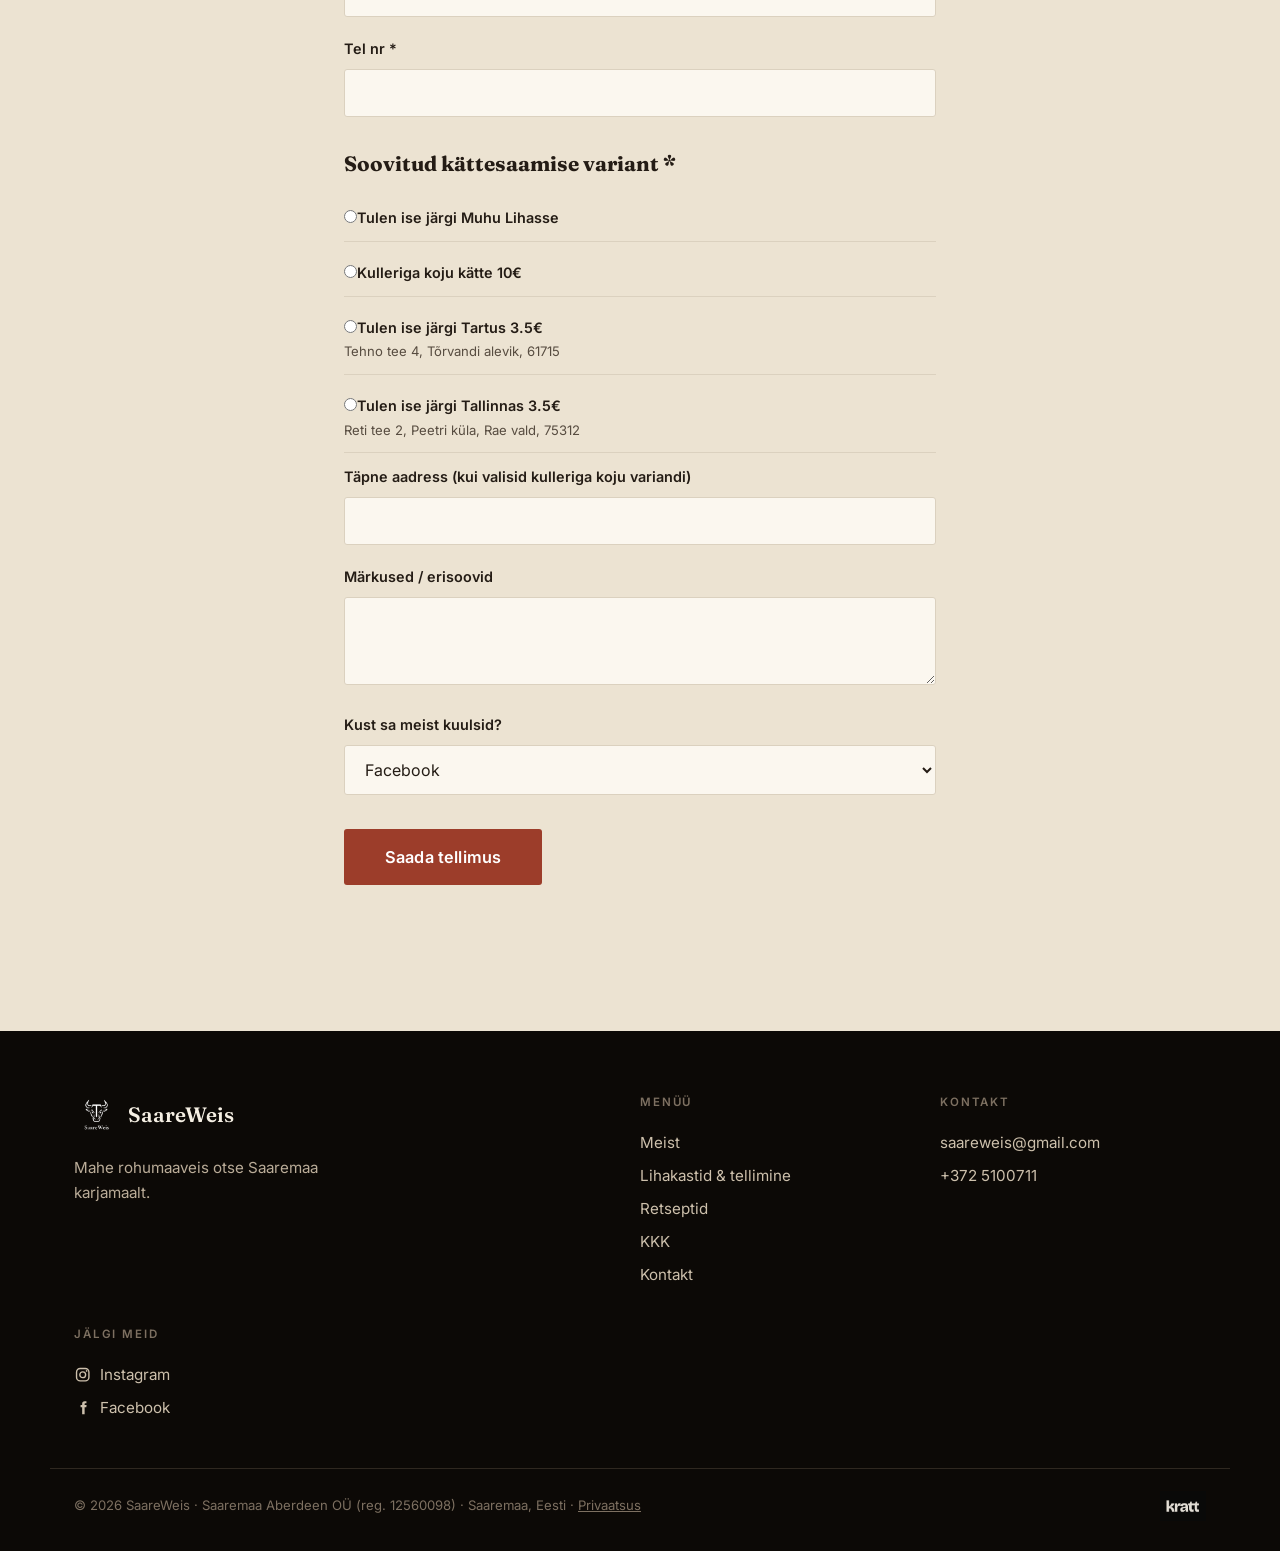
<file: tellimine.html>
<!DOCTYPE html>
<html lang="et">
<head>
  <!-- Google tag (gtag.js) -->
  <script async src="https://www.googletagmanager.com/gtag/js?id=G-VV8FK4G49N"></script>
  <script>
    window.dataLayer = window.dataLayer || [];
    function gtag(){dataLayer.push(arguments);}
    gtag('js', new Date());
    gtag('config', 'G-VV8FK4G49N');
  </script>
  <meta charset="UTF-8">
  <meta name="viewport" content="width=device-width, initial-scale=1.0">
  <title>Lihakastid ja veiseliha tellimine · Tarne üle Eesti · SaareWeis</title>
  <meta name="description" content="Hakklihakast, Perekast ja Grillmeistri kast, kuivlaagerdatud ribeye ja T-bone. Kuller 10 €, järeletulek Tallinnas, Tartus ja Muhus.">
  <link rel="preconnect" href="https://fonts.googleapis.com">
  <link rel="preconnect" href="https://fonts.gstatic.com" crossorigin>
  <link href="https://fonts.googleapis.com/css2?family=Fraunces:ital,opsz,wght@0,9..144,400;0,9..144,600;1,9..144,400;1,9..144,600&family=Inter:wght@400;500;600&display=swap" rel="stylesheet">
  <meta property="og:type" content="website">
  <meta property="og:locale" content="et_EE">
  <meta property="og:title" content="Lihakastid ja veiseliha tellimine · Tarne üle Eesti · SaareWeis">
  <meta property="og:description" content="Hakklihakast, Perekast ja Grillmeistri kast, kuivlaagerdatud ribeye ja T-bone. Kuller 10 €, järeletulek Tallinnas, Tartus ja Muhus.">
  <meta property="og:url" content="https://saareweis.com.ee/tellimine">
  <meta property="og:image" content="https://saareweis.com.ee/images/logo.png">
  <link rel="canonical" href="https://saareweis.com.ee/tellimine">
  <link rel="icon" type="image/png" href="images/logo.png">
  <link rel="stylesheet" href="css/style.css?v=50">
</head>
<body>

  <header class="site-header" id="siteHeader">
    <div class="wrap header__inner">
      <button class="nav-toggle" id="navToggle" aria-label="Menüü" aria-expanded="false"><span></span><span></span><span></span></button>
      <nav class="header__nav" aria-label="Peamenüü">
        <a href="meist.html">Meist</a>
        <a href="tellimine.html">Lihakastid</a>
        <a href="retseptid.html">Retseptid</a>
        <a href="kkk.html">KKK</a>
        <a href="kontakt.html">Kontakt</a>
      </nav>
      <a class="header__logo" href="index.html" aria-label="SaareWeis avaleht">
        <img src="images/logo-mark.png" alt="SaareWeis">
      </a>
      <a class="btn btn--accent header__cta" href="#lihakastid">Telli</a>
    </div>
  </header>

  <section class="pagehero pagehero--short" id="top">
    <div class="pagehero__bg" aria-hidden="true"><img src="images/pagehero-tellimine.jpg?v=36" alt=""></div>
    <div class="pagehero__overlay" aria-hidden="true"></div>
    <div class="pagehero__content">
      <p class="hero__eyebrow">Lihakastid & tellimine</p>
      <h1 class="pagehero__title">Vali oma lihakast.</h1>
      <p class="pagehero__sub">Iga kast sisaldab vähemalt 5&nbsp;kg liha. Hinnad sisaldavad käibemaksu.</p>
    </div>
  </section>

  <!-- BOXES -->
  <section class="section" id="lihakastid">
    <div class="wrap">
      <span class="batch-badge">Järgmised tellimused saadame välja 25.11</span>
      <div class="boxes">
        <article class="box">
          <div class="box__media">
            <img class="media-img media-img--box" loading="lazy" decoding="async" src="images/box-uus.jpg?v=37" alt="Hakklihakast">
          </div>
          <div class="box__body">
            <div class="box__meta"><span class="box__badge">5 kg · Igapäevane</span><span class="box__stock" data-stock="hakklihakast"></span></div>
            <h3 class="box__name">Hakklihakast</h3>
            <p class="box__tag">Laisale kokale lihtsateks lahendusteks.</p>
            <p class="box__price">85&nbsp;€ <span>· 5 kg</span></p>
            <details class="box__details">
              <summary class="box__toggle">Vaata mis on sees</summary>
              <ul class="box__list">
                <li><strong>4 kg hakkliha</strong> (500 g pakid): burgeriteks, lihapallideks, täidisteks</li>
                <li><strong>1 kg öhukesi praadimispihve</strong> (150 g tk): kiireks pannil vöi grillil valmistamiseks</li>
              </ul>
            </details>
            <a class="btn btn--accent box__cta" href="#telli" data-box="hakklihakast">Telli kast →</a>
          </div>
        </article>
        <article class="box">
          <div class="box__media">
            <img class="media-img media-img--box" loading="lazy" decoding="async" src="images/box-uus.jpg?v=37" alt="Perekast">
          </div>
          <div class="box__body">
            <div class="box__meta"><span class="box__badge">5 kg · Perele</span><span class="box__stock" data-stock="perekast"></span></div>
            <h3 class="box__name">Perekast</h3>
            <p class="box__tag">7 toidukorda 4-liikmelisele perele.</p>
            <p class="box__price">105&nbsp;€ <span>· 5 kg</span></p>
            <details class="box__details">
              <summary class="box__toggle">Vaata mis on sees</summary>
              <ul class="box__list">
                <li><strong>1,5 kg hakkliha</strong>: burgeriteks, lihapallideks, täidisteks</li>
                <li><strong>1 kg öhukesi praadimispihve</strong>: kiireks pannil vöi grillil valmistamiseks</li>
                <li><strong>1,5 kg hautamisliha</strong>: ahjulihaks, pajaroogadeks</li>
                <li><strong>1 kg lihakuubikuid</strong>: vokk, šašlökk, seljanka</li>
              </ul>
            </details>
            <a class="btn btn--accent box__cta" href="#telli" data-box="perekast">Telli kast →</a>
          </div>
        </article>
        <article class="box box--featured">
          <div class="box__media">
            <img class="media-img media-img--box" loading="lazy" decoding="async" src="images/box-uus.jpg?v=37" alt="Grillmeistri kast">
          </div>
          <div class="box__body">
            <div class="box__meta"><span class="box__badge">5 kg · Grillile</span><span class="box__stock" data-stock="grillkast"></span></div>
            <h3 class="box__name">Grillmeistri kast</h3>
            <p class="box__tag">Populaarseim valik.</p>
            <p class="box__price">125&nbsp;€ <span>· 5 kg</span></p>
            <details class="box__details">
              <summary class="box__toggle">Vaata mis on sees</summary>
              <ul class="box__list">
                <li><strong>1 kg brisket/chuck</strong> (rinnatükk): madalal kuumusel pikalt (low &amp; slow)</li>
                <li><strong>1,5 kg veiseribi</strong>: grillile vöi ahju aeglaselt küpsetamiseks</li>
                <li><strong>1 kg öhukesi praadimispihve</strong>: kiireks pannil vöi grillil valmistamiseks</li>
                <li><strong>1,5 kg valik praadimis-/grillsteike</strong>: körgel kuumusel valmistamiseks</li>
              </ul>
            </details>
            <a class="btn btn--accent box__cta" href="#telli" data-box="grillkast">Telli kast →</a>
          </div>
        </article>
        <article class="box">
          <div class="box__media">
            <img class="media-img media-img--box" loading="lazy" decoding="async" src="images/ribeye.jpeg" alt="Ribeye kombo">
          </div>
          <div class="box__body">
            <div class="box__meta"><span class="box__badge">2 tk · ~1,2 kg</span><span class="box__stock" data-stock="ribeyekombo"></span></div>
            <h3 class="box__name">Ribeye kombo</h3>
            <p class="box__tag">Kuivlaagerdatud, kondiga antrekoot.</p>
            <p class="box__price">49&nbsp;€ <span>· ~1,2 kg</span></p>
            <details class="box__details">
              <summary class="box__toggle">Vaata mis on sees</summary>
              <ul class="box__list">
                <li><strong>2 tk antrekoot kondiga</strong> (~1,2 kg ±200 g): kuivlaagerdatud steigi kast</li>
              </ul>
            </details>
            <a class="btn btn--accent box__cta" href="#telli" data-box="ribeyekombo">Telli kombo →</a>
          </div>
        </article>
        <article class="box">
          <div class="box__media">
            <img class="media-img media-img--box" loading="lazy" decoding="async" src="images/tbone.jpeg" alt="T-bone kombo">
          </div>
          <div class="box__body">
            <div class="box__meta"><span class="box__badge">2 tk · ~1,2 kg</span><span class="box__stock" data-stock="tbonekombo"></span></div>
            <h3 class="box__name">T-bone kombo</h3>
            <p class="box__tag">Kuivlaagerdatud T-bone steigid.</p>
            <p class="box__price">55&nbsp;€ <span>· ~1,2 kg</span></p>
            <details class="box__details">
              <summary class="box__toggle">Vaata mis on sees</summary>
              <ul class="box__list">
                <li><strong>2 tk T-bone steiki</strong> (~1,2 kg ±200 g): kuivlaagerdatud</li>
              </ul>
            </details>
            <a class="btn btn--accent box__cta" href="#telli" data-box="tbonekombo">Telli kombo →</a>
          </div>
        </article>
        <article class="box">
          <div class="box__media">
            <img class="media-img media-img--box" loading="lazy" decoding="async" src="images/ribi.jpg" alt="Veiseribi">
          </div>
          <div class="box__body">
            <div class="box__meta"><span class="box__badge">Müügiühik 1 kg</span></div>
            <h3 class="box__name">Veiseribi</h3>
            <p class="box__tag">Mahlane veiseribi grillile vöi ahju.</p>
            <p class="box__price box__price--sale">
              <span class="box__price-old">15,50&nbsp;€</span>
              <span class="box__price-new">12&nbsp;€</span>
              <span>/ kg</span>
            </p>
            <a class="btn btn--accent box__cta" href="#telli" data-box="veiseribi">Telli →</a>
          </div>
        </article>
      </div>
      <p class="boxes__foot">
        Soovid vähem? Saadaval on ka <strong>hakkliha 500&nbsp;g · 8&nbsp;€</strong>.
      </p>
      <div class="custombox" id="pusitellimus">
        <div class="custombox__body">
          <p class="eyebrow eyebrow--accent">Püsitellimus</p>
          <h3 class="custombox__title">Oma kast, Sinu löikustega.</h3>
          <p class="custombox__text">
            Kui tekib erisoove, kirjuta julgelt: saareweis@gmail.com vöi helista 5100711.
          </p>
        </div>
        <a class="btn btn--dark" href="kontakt.html">Küsi pakkumist</a>
      </div>
    </div>
  </section>

  <!-- KUIDAS TELLIDA -->
  <section class="section section--dark" id="kuidas">
    <div class="wrap">
      <p class="eyebrow eyebrow--accent">Kuidas tellida</p>
      <h2 class="section__title">Neli lihtsat sammu tellimiseks.</h2>
      <ol class="timeline">
        <li class="tstep">
          <span class="tstep__dot">01</span>
          <h3 class="tstep__name">Vali oma lihakast</h3>
          <p class="tstep__text">Vali kastid ja lisad, mida soovid. See on mittesiduv broneering, makset veel ei tee.</p>
        </li>
        <li class="tstep">
          <span class="tstep__dot">02</span>
          <h3 class="tstep__name">Saad e-kirja arve ja tarneajaga</h3>
          <p class="tstep__text">Kui Sinu tellimus on täitmiseks valmis, saadame Sulle personaalse e-kirja koos arve ja tarne/kättesaamise ajaga.</p>
        </li>
        <li class="tstep">
          <span class="tstep__dot">03</span>
          <h3 class="tstep__name">Maksad arve</h3>
          <p class="tstep__text">Tasud arve vastavalt saadetud maksejuhistele.</p>
        </li>
        <li class="tstep">
          <span class="tstep__dot">04</span>
          <h3 class="tstep__name">Saad liha kätte</h3>
          <p class="tstep__text">Kätte saad liha vastavalt valitud kättesaamise variandile. Tuled ise järele vöi toob kuller koju kätte.</p>
        </li>
      </ol>
    </div>
  </section>

  <!-- OOTELIST / TEATA -->
  <section class="section section--cta" id="teata">
    <div class="wrap cta">
      <p class="eyebrow eyebrow--accent">Järgmine ring</p>
      <h2 class="section__title">Kast otsas?</h2>
      <p class="section__lead">Liitu SaareWeis meililistiga, et olla esimeste seas, kes kuuleb, kui uus liharing saadaval.</p>
      <form class="notify" id="notifyForm" novalidate>
        <input type="email" name="epost" placeholder="sinu@epost.ee" required aria-label="E-post">
        <button type="submit" class="btn btn--accent">Teata mulle</button>
        <p class="notify__status" id="notifyStatus" role="status" aria-live="polite"></p>
      </form>
    </div>
  </section>

  <!-- TELLI / VORM -->
  <section class="section section--cta" id="telli">
    <div class="wrap cta">
      <p class="eyebrow eyebrow--accent">Telli</p>
      <h2 class="section__title">Esita tellimus.</h2>
      <p class="section__lead">
        Täida vorm ja jäta kontakt. Kogused on piiratud ning järjekord ajaline.
        Saadame Sulle arve, mille saad tasuda pangaülekandega.
      </p>
      <form class="orderform" id="orderForm" novalidate>
        <div class="hp" aria-hidden="true"><label>Jäta see väli tühjaks<input type="text" name="website" tabindex="-1" autocomplete="off"></label></div>
        <h3 class="orderform__h">Vali kastid</h3>
        <div class="qty-row">
          <div class="qty" data-box="hakklihakast">
            <span>Hakklihakast <small>5 kg · 85 €</small></span>
            <input type="number" name="hakklihakast" min="0" max="10" step="1" value="0" inputmode="numeric" aria-label="Hakklihakast kogus">
          </div>
          <div class="qty" data-box="perekast">
            <span>Perekast <small>5 kg · 105 €</small></span>
            <input type="number" name="perekast" min="0" max="10" step="1" value="0" inputmode="numeric" aria-label="Perekast kogus">
          </div>
          <div class="qty" data-box="grillkast">
            <span>Grillmeistri kast <small>5 kg · 125 €</small></span>
            <input type="number" name="grillkast" min="0" max="10" step="1" value="0" inputmode="numeric" aria-label="Grillmeistri kast kogus">
          </div>
          <div class="qty" data-box="hakkliha500">
            <span>Hakkliha <small>500 g · 8 €</small><i class="box__stock qty__stock" data-stock="hakkliha500"></i></span>
            <input type="number" name="hakkliha500" min="0" max="10" step="1" value="0" inputmode="numeric" aria-label="Hakkliha 500 g kogus">
          </div>
          <div class="qty" data-box="ribeyekombo">
            <span>Ribeye kombo <small>~1,2 kg · 49 €</small></span>
            <input type="number" name="ribeyekombo" min="0" max="10" step="1" value="0" inputmode="numeric" aria-label="Ribeye kombo kogus">
          </div>
          <div class="qty" data-box="tbonekombo">
            <span>T-bone kombo <small>~1,2 kg · 55 €</small></span>
            <input type="number" name="tbonekombo" min="0" max="10" step="1" value="0" inputmode="numeric" aria-label="T-bone kombo kogus">
          </div>
          <div class="qty" data-box="veiseribi">
            <span>Veiseribi <small>1 kg · 12 €/kg</small></span>
            <input type="number" name="veiseribi" min="0" max="10" step="1" value="0" inputmode="numeric" aria-label="Veiseribi kogus kilogrammides">
          </div>
        </div>

        <h3 class="orderform__h">Sinu andmed</h3>
        <div class="field">
          <label for="of-nimi">Nimi *</label>
          <input id="of-nimi" name="nimi" type="text" required autocomplete="name">
        </div>
        <div class="field">
          <label for="of-epost">E-post *</label>
          <input id="of-epost" name="epost" type="email" required autocomplete="email">
        </div>
        <div class="field">
          <label for="of-tel">Tel nr *</label>
          <input id="of-tel" name="tel" type="tel" required autocomplete="tel">
        </div>

        <h3 class="orderform__h">Soovitud kättesaamise variant *</h3>
        <fieldset>
          <label class="radio"><input type="radio" name="kattesaamine" value="Tulen ise järgi Muhu Lihasse" required><span>Tulen ise järgi Muhu Lihasse</span></label>
          <label class="radio"><input type="radio" name="kattesaamine" value="Kulleriga koju kätte 10€"><span>Kulleriga koju kätte 10€</span></label>
          <label class="radio"><input type="radio" name="kattesaamine" value="Tulen ise järgi Tartus 3.5€"><span>Tulen ise järgi Tartus 3.5€<small>Tehno tee 4, Tõrvandi alevik, 61715</small></span></label>
          <label class="radio"><input type="radio" name="kattesaamine" value="Tulen ise järgi Tallinnas 3.5€"><span>Tulen ise järgi Tallinnas 3.5€<small>Reti tee 2, Peetri küla, Rae vald, 75312</small></span></label>
        </fieldset>
        <div class="field">
          <label for="of-aadress">Täpne aadress (kui valisid kulleriga koju variandi)</label>
          <input id="of-aadress" name="aadress" type="text" autocomplete="street-address">
        </div>

        <div class="field">
          <label for="of-markused">Märkused / erisoovid</label>
          <textarea id="of-markused" name="markused" rows="3"></textarea>
        </div>

        <div class="field">
          <label for="of-kustkuulsid">Kust sa meist kuulsid?</label>
          <select id="of-kustkuulsid" name="kustkuulsid">
            <option value="Facebook">Facebook</option>
            <option value="Instagram">Instagram</option>
            <option value="Soovitas söber/tuttav">Soovitas söber/tuttav</option>
            <option value="Google otsing">Google otsing</option>
            <option value="Muu">Muu</option>
          </select>
        </div>
        <div class="field" id="kustkuulsidMuuField" hidden>
          <label for="of-kustkuulsid-muu">Täpsusta, kust kuulsid</label>
          <input id="of-kustkuulsid-muu" name="kustkuulsidmuu" type="text">
        </div>

        <button type="submit" class="btn btn--accent btn--lg orderform__submit">Saada tellimus</button>
        <p class="orderform__status" id="ofStatus" role="status" aria-live="polite"></p>
      </form>
    </div>
  </section>

  <footer class="footer">
    <div class="wrap footer__inner">
      <div class="footer__brand">
        <p class="brand"><img class="brandlogo" src="images/logo-mark.png" alt="SaareWeis"> SaareWeis</p>
        <p class="footer__tag">Mahe rohumaaveis otse Saaremaa karjamaalt.</p>
      </div>
      <div class="footer__col">
        <p class="footer__h">Menüü</p>
        <a href="meist.html">Meist</a>
        <a href="tellimine.html">Lihakastid & tellimine</a>
        <a href="retseptid.html">Retseptid</a>
        <a href="kkk.html">KKK</a>
        <a href="kontakt.html">Kontakt</a>
      </div>
      <div class="footer__col">
        <p class="footer__h">Kontakt</p>
        <a href="mailto:saareweis@gmail.com">saareweis@gmail.com</a>
        <a href="tel:+3725100711">+372 5100711</a>
      </div>
      <div class="footer__col">
        <p class="footer__h">Jälgi meid</p>
        <a href="https://www.instagram.com/saareweis/" target="_blank" rel="noopener" class="social-link"><svg class="social-ico" viewBox="0 0 24 24" fill="none" stroke="currentColor" stroke-width="1.9" aria-hidden="true"><rect x="3.5" y="3.5" width="17" height="17" rx="5"/><circle cx="12" cy="12" r="4"/><circle cx="17.3" cy="6.7" r="1.15" fill="currentColor" stroke="none"/></svg>Instagram</a>
        <a href="https://www.facebook.com/profile.php?id=61589958547744" target="_blank" rel="noopener" class="social-link"><svg class="social-ico" viewBox="0 0 24 24" aria-hidden="true"><path fill="currentColor" d="M14.6 8.3V6.9c0-.8.2-1.1 1.1-1.1h1.4V3.1l-2.3-.01c-2.6 0-3.6 1.6-3.6 3.6v1.6H9v2.9h2.2V21h3.4v-9.8h2.3l.4-2.9h-2.7z"/></svg>Facebook</a>
      </div>
    </div>
    <div class="wrap footer__legal">
      <p>© 2026 SaareWeis · Saaremaa Aberdeen OÜ (reg. 12560098) · Saaremaa, Eesti · <a href="privaatsus.html">Privaatsus</a></p>
      <a class="footer__cred" href="https://krattconsultancy.com" target="_blank" rel="noopener" aria-label="Kratt"><img src="images/kratt-logo.png" alt="Kratt" class="footer__cred-logo"></a>
    </div>
  </footer>

  <script src="js/script.js?v=33"></script>
</body>
</html>
</file>
<file: css/style.css>
/* ===== SaareWeis - premium butcher, warm family ===== */

:root {
  --black:      #16120E;   /* warm near-black - hero, nav, dark sections */
  --black-deep: #0C0906;   /* deepest - footer, badges */
  --bone:       #F5EFE3;   /* warm paper - light sections */
  --bone-2:     #ECE3D2;   /* alt / cards backdrop */
  --paper:      #FBF7EF;   /* card surface */
  --accent:     #9C3D2A;   /* oxblood / butcher red - on light */
  --accent-2:   #CC6A4A;   /* warmer, lighter - on dark */
  --accent-dk:  #822F1F;
  --tx-dark:    #241C15;   /* body text on light (raised contrast) */
  --tx-muted:   #574C40;   /* muted on light (raised contrast) */
  --tx-bone:    #F1E9DB;   /* text on dark */
  --tx-bmuted:  #BAAC98;   /* muted on dark (raised contrast) */
  --line:       #DBD1BF;   /* hairline on light */
  --line-dk:    #2F2820;   /* hairline on dark */
  --ok:         #2E7D46;   /* success */
  --warn:       #B26A00;   /* warning */
  --err:        #C0392B;   /* error (distinct from oxblood accent) */
  --maxw:       1180px;
  --serif: "Fraunces", Georgia, serif;
  --sans:  "Inter", system-ui, sans-serif;
}

* { box-sizing: border-box; margin: 0; padding: 0; }
html { scroll-behavior: smooth; }
body {
  font-family: var(--sans); color: var(--tx-dark); background: var(--bone);
  font-size: 17px; line-height: 1.65; -webkit-font-smoothing: antialiased;
}
img { max-width: 100%; display: block; }
a { color: inherit; text-decoration: none; }
.wrap { width: 100%; max-width: var(--maxw); margin: 0 auto; padding: 0 24px; }

/* ---- eyebrows / shared type ---- */
.eyebrow {
  font-family: var(--sans); font-weight: 600; font-size: .72rem;
  letter-spacing: .22em; text-transform: uppercase; color: var(--tx-muted);
  margin-bottom: 20px;
}
.eyebrow--accent { color: var(--tx-muted); }
.section--dark .eyebrow--accent, .hero .eyebrow--accent, .familynote--dark .eyebrow--accent { color: var(--tx-bmuted); }

.section__title {
  font-family: var(--serif); font-weight: 400;
  font-size: clamp(2rem, 5vw, 3.3rem); line-height: 1.04; letter-spacing: -.01em;
  margin-bottom: 18px;
}
.section__lead { max-width: 640px; color: var(--tx-muted); font-size: 1.075rem; margin-bottom: 44px; }
.section--dark .section__lead { color: var(--tx-bmuted); }

/* ---- buttons ---- */
.btn {
  display: inline-flex; align-items: center; justify-content: center;
  font-family: var(--sans); font-weight: 600; font-size: .95rem;
  padding: 15px 28px; border-radius: 3px; cursor: pointer;
  border: 1px solid transparent; letter-spacing: .01em;
  transition: transform .15s ease, background .2s ease, color .2s ease;
}
.btn:hover { transform: translateY(-2px); }
.btn--accent { background: var(--accent); color: #fff; }
.btn--accent:hover { background: var(--accent-dk); }
.btn--bone { background: var(--bone); color: var(--black); }
.btn--bone:hover { background: #fff; }
.btn--dark { background: var(--black); color: var(--tx-bone); }
.btn--dark:hover { background: var(--black-deep); }
.btn--pill {
  background: transparent; color: var(--tx-bone);
  border: 1px solid var(--accent-2); border-radius: 100px; padding: 10px 24px;
}
.btn--pill:hover { background: var(--accent-2); color: var(--black); }

.link-arrow {
  font-family: var(--sans); font-weight: 600; font-size: .78rem; letter-spacing: .1em;
  text-transform: uppercase; color: var(--tx-dark);
  border-bottom: 2px solid var(--tx-dark); padding-bottom: 4px;
}
.link-arrow:hover { color: var(--tx-muted); }
.section--dark .link-arrow, .hero .link-arrow { color: var(--tx-bone); border-color: var(--tx-bmuted); }
.section--dark .link-arrow:hover, .hero .link-arrow:hover { color: var(--bone); }

/* ---- brand logo (IG-versioon; asendub vektoriga kui klient saadab) ---- */
.brandlogo { width: 44px; height: 44px; }

/* ---- image placeholders ---- */
.ph {
  display: flex; align-items: center; justify-content: center; text-align: center;
  font-family: var(--sans); font-weight: 500; font-size: .74rem; letter-spacing: .08em;
  text-transform: uppercase; color: #a2947f;
  background: repeating-linear-gradient(45deg, #e6ddca, #e6ddca 12px, #e1d7c2 12px, #e1d7c2 24px);
  border: 1px solid var(--line); border-radius: 4px; padding: 20px;
}
.hero .ph, .section--dark .ph {
  color: #6f6353; border-color: var(--line-dk);
  background: repeating-linear-gradient(45deg, #221c16, #221c16 12px, #1d1813 12px, #1d1813 24px);
}
/* ---- päris pildid (asendavad kohatäitjad) ---- */
.media-img { display: block; width: 100%; object-fit: cover; border-radius: 4px; }
.media-img--box { aspect-ratio: 4 / 3; }
.media-img--tall { aspect-ratio: 3 / 4; height: 100%; }
.media-img--recipe { aspect-ratio: 4 / 3; }

.ph--hero { aspect-ratio: 4 / 3.4; height: 100%; }
.ph--box  { aspect-ratio: 4 / 3; }
.ph--tall { aspect-ratio: 3 / 4; height: 100%; }

/* anchor-linkide nihe fikseeritud header'i alt */
[id] { scroll-margin-top: 90px; }

/* ===== HEADER (läbipaistev hero peal, tumedaks kerides) ===== */
.site-header {
  position: fixed; top: 0; left: 0; width: 100%; z-index: 50;
  border-bottom: 1px solid transparent;
  transition: background .3s ease, border-color .3s ease;
}
.site-header.is-solid {
  background: rgba(18,14,11,.94); backdrop-filter: blur(10px);
  border-bottom-color: var(--line-dk);
}
.header__inner { position: relative; display: grid; grid-template-columns: 1fr auto 1fr; align-items: center; height: 114px; transition: height .3s ease; }
.nav-toggle {
  display: none; position: absolute; left: 0; top: 50%; transform: translateY(-50%);
  flex-direction: column; gap: 6px; background: none; border: 0; padding: 8px 6px; cursor: pointer; z-index: 3;
}
.nav-toggle span { width: 26px; height: 2px; background: #fff; border-radius: 2px; transition: transform .25s ease, opacity .2s ease; }
.nav-toggle.is-open span:nth-child(1) { transform: translateY(8px) rotate(45deg); }
.nav-toggle.is-open span:nth-child(2) { opacity: 0; }
.nav-toggle.is-open span:nth-child(3) { transform: translateY(-8px) rotate(-45deg); }
@media (max-width: 859px) {
  .nav-toggle { display: inline-flex; }
  .header__nav.open {
    display: flex; flex-direction: column; gap: 2px;
    position: absolute; top: 100%; left: 0; right: 0;
    background: rgba(18,14,11,.97); backdrop-filter: blur(10px);
    padding: 12px 24px 20px; border-bottom: 1px solid var(--line-dk);
  }
  .header__nav.open a { color: #fff; opacity: 1; padding: 12px 0; font-size: 1.05rem; }
}
.site-header.is-solid .header__inner { height: 64px; }
.header__nav { display: none; gap: 30px; }
.header__nav a { font-size: .92rem; font-weight: 500; color: #fff; opacity: .88; transition: color .3s ease; }
.header__nav a:hover { opacity: 1; color: var(--accent-2); }
.header__logo { grid-column: 2; justify-self: center; display: inline-flex; }
.header__logo img { width: auto; height: 100px; transition: filter .3s ease, height .3s ease; }
.site-header.is-solid .header__logo img { height: 46px; }
.header__cta { grid-column: 3; justify-self: end; padding-left: 34px; padding-right: 34px; transition: background .25s ease, color .25s ease, border-color .25s ease; }
@media (max-width: 859px) { .header__cta { padding-left: 24px; padding-right: 24px; } }
/* over the hero image (transparent header): ghost button; on scroll (solid) it fills accent */
.site-header:not(.is-solid) .header__cta {
  background: transparent; color: var(--bone); border-color: rgba(255,255,255,.65);
}
.site-header:not(.is-solid) .header__cta:hover {
  background: rgba(255,255,255,.14); border-color: rgba(255,255,255,.85);
}
/* subtiilne tume laotus päise taga (hoiab valge teksti loetavana hero foto heledatel osadel) */
body.home .site-header:not(.is-solid)::after {
  content: ""; position: absolute; inset: 0; z-index: -1; pointer-events: none;
  background: linear-gradient(to bottom, rgba(12,9,6,.42), rgba(12,9,6,0));
}

/* ===== HERO (täisekraani foto, tekst keskel) ===== */
.hero {
  position: relative; min-height: 100vh; min-height: 100dvh; display: grid; place-items: center;
  text-align: center; color: #fff; overflow: hidden; background: var(--black);
}
.hero__bg {
  position: absolute; inset: 0; z-index: 0; display: grid; place-items: end center; padding-bottom: 26px;
  background:
    radial-gradient(120% 95% at 50% 8%, #46512f 0%, #2b3420 42%, #16140d 82%),
    linear-gradient(180deg, #313c22, #14110a);
}
.hero__bg img { position: absolute; inset: 0; width: 100%; height: 100%; object-fit: cover; }
.hero__phlabel { position: relative; font-size: .7rem; letter-spacing: .14em; text-transform: uppercase; color: rgba(255,255,255,.3); }
.hero__overlay { position: absolute; inset: 0; z-index: 1; background: linear-gradient(to right, rgba(16,13,10,0) 42%, rgba(16,13,10,.42) 100%), linear-gradient(rgba(16,13,10,.05), rgba(16,13,10,.4)); }
.hero__content { position: relative; z-index: 2; max-width: 860px; padding: 96px 24px 0; }
.hero__eyebrow {
  font-family: var(--sans); font-weight: 600; font-size: .74rem; letter-spacing: .22em;
  text-transform: uppercase; color: var(--tx-bone); margin-bottom: 22px;
  text-shadow: 0 1px 14px rgba(0,0,0,.6);
}
.hero__title {
  font-family: var(--serif); font-weight: 400; font-size: clamp(2.5rem, 6.2vw, 5rem);
  line-height: 1.03; letter-spacing: -.015em; color: #fff; margin-bottom: 24px;
  text-shadow: 0 2px 30px rgba(0,0,0,.45);
}
.hero__sub {
  font-size: 1.15rem; line-height: 1.62; color: rgba(255,255,255,.9);
  max-width: 620px; margin: 0 auto 34px; text-shadow: 0 1px 16px rgba(0,0,0,.4);
}
.btn--lg { padding: 17px 40px; font-size: 1.02rem; }

/* ===== PAGE HERO (subpage'ide päis, taustapildiga) ===== */
.pagehero {
  position: relative; overflow: hidden; display: grid; place-items: center; text-align: center;
  color: var(--tx-bone); min-height: 58vh; background: var(--black);
  padding: clamp(120px, 16vw, 150px) 24px clamp(50px, 7vw, 72px);
}
/* Mobile: subpage heroes go full-screen (no white gap under them) */
@media (max-width: 859px) {
  .pagehero { min-height: 100vh; min-height: 100dvh; }
  /* order page: short hero so products appear sooner */
  .pagehero--short { min-height: 46dvh; }
}
.pagehero__bg { position: absolute; inset: 0; z-index: 0; }
.pagehero__bg img { width: 100%; height: 100%; object-fit: cover; }
.pagehero__overlay { position: absolute; inset: 0; z-index: 1; background: linear-gradient(rgba(16,13,10,.45), rgba(16,13,10,.72)); }
.pagehero__content { position: relative; z-index: 2; max-width: 760px; }
.pagehero__title { font-family: var(--serif); font-weight: 400; font-size: clamp(2.2rem, 5.5vw, 3.7rem); line-height: 1.05; color: var(--bone); margin-bottom: 16px; text-shadow: 0 2px 24px rgba(0,0,0,.4); }
.pagehero__sub { color: rgba(255,255,255,.86); font-size: 1.1rem; max-width: 600px; margin: 0 auto; text-shadow: 0 1px 14px rgba(0,0,0,.4); }

/* ===== KOLM MÜÜGIPUNKTI (USP) ===== */
.usp { display: grid; gap: 40px; margin-top: 22px; }
@media (min-width: 780px) { .usp { grid-template-columns: repeat(3, 1fr); gap: 50px; } }
.usp__item { border-top: 2px solid var(--accent); padding-top: 22px; }
.usp__num { font-family: var(--serif); font-size: 1.3rem; color: var(--accent); margin-bottom: 12px; }
.usp__title { font-family: var(--serif); font-weight: 500; font-size: 1.6rem; margin-bottom: 12px; }
.usp__text { color: var(--tx-muted); }
.section--dark .usp__num { color: var(--accent-2); }
.section--dark .usp__text { color: var(--tx-bmuted); }

/* ===== PRINCIPLES / JOURNEY ===== */
.principles { display: grid; gap: 44px; }
.principles__lead { color: var(--tx-bmuted); margin-top: 18px; max-width: 38ch; font-size: 1.05rem; }
@media (min-width: 900px) {
  .principles { grid-template-columns: 0.85fr 1.15fr; gap: 72px; align-items: center; }
}
.journey { list-style: none; }
.journey__step { position: relative; padding-left: 74px; padding-bottom: 42px; }
.journey__step:last-child { padding-bottom: 0; }
.journey__step:not(:last-child)::before {
  content: ""; position: absolute; left: 21px; top: 46px;
  height: calc(100% - 46px); width: 2px;
  background: linear-gradient(var(--accent-2), var(--accent));
}
.journey__num {
  position: absolute; left: 0; top: 0;
  width: 44px; height: 44px; border-radius: 50%;
  border: 1.5px solid var(--accent-2); background: var(--black);
  display: flex; align-items: center; justify-content: center;
  font-family: var(--serif); font-size: 1.05rem; color: var(--accent-2);
}
.journey__title {
  font-family: var(--serif); font-weight: 500; font-size: 1.55rem;
  color: var(--tx-bone); margin-bottom: 8px;
}
.journey__text { color: var(--tx-bmuted); max-width: 50ch; }

/* ===== VALUES (tööpöhimötted) ===== */
.values-sec { position: relative; overflow: hidden; }
.values__crest {
  position: absolute; right: -50px; bottom: -54px;
  width: clamp(200px, 28vw, 400px); opacity: .05; pointer-events: none; z-index: 0;
}
.values-sec .principles, .values-sec .principles__intro { position: relative; z-index: 1; }
.values { display: grid; gap: 36px; }
.value { display: grid; grid-template-columns: 46px 1fr; column-gap: 20px; align-items: start; }
.value__ico { grid-row: 1 / span 2; margin-top: 3px; }
.value__ico svg {
  width: 44px; height: 44px; fill: none; stroke: var(--tx-bone);
  stroke-width: 1.9; stroke-linecap: round; stroke-linejoin: round;
}
.value__title { font-family: var(--serif); font-weight: 500; font-size: 1.4rem; color: var(--tx-bone); margin-bottom: 8px; }
.value__text { color: var(--tx-bmuted); max-width: 48ch; }

/* ===== SOCIAL PROOF (pealkiri vasakul, arvustused paremal, hajutatult) ===== */
.reviews { display: block; }
.reviews__intro { max-width: 640px; margin-bottom: 42px; }
.reviews__lead { color: var(--tx-muted); margin-top: 16px; max-width: 52ch; }
.reviews__list { display: grid; gap: 24px; grid-template-columns: 1fr; }
@media (min-width: 760px) {
  .reviews__list { grid-template-columns: repeat(3, 1fr); }
}
.review {
  display: flex; flex-direction: column;
  background: var(--paper); border: 1px solid var(--line); border-radius: 14px;
  padding: 26px 28px; box-shadow: 0 14px 34px -24px rgba(22,18,14,.5);
}
.review figcaption { margin-top: auto; }
.review__stars { color: #C0912F; letter-spacing: 3px; font-size: .95rem; margin-bottom: 14px; }
.review blockquote { color: var(--tx-dark); font-size: 1.05rem; line-height: 1.5; margin-bottom: 22px; }
.review figcaption { display: flex; align-items: center; gap: 13px; }
.review__avatar {
  flex: 0 0 auto; width: 46px; height: 46px; border-radius: 50%;
  background: var(--black); color: var(--tx-bone); font-family: var(--serif); font-size: 1.15rem;
  display: flex; align-items: center; justify-content: center;
}
.review__who { display: flex; flex-direction: column; line-height: 1.35; }
.review__who b { font-weight: 600; color: var(--tx-dark); }
.review__who span { font-size: .82rem; color: var(--tx-muted); }

/* ===== RETSEPTID (vertikaalne, pilt + avatav) ===== */
.section--recipes { background: var(--bone-2); }
.recipe-grid { display: flex; flex-direction: column; gap: 26px; margin-top: 10px; }
.recipe-card { background: var(--paper); border: 1px solid var(--line); border-radius: 8px; overflow: hidden; transition: box-shadow .2s ease; }
.recipe-card:hover { box-shadow: 0 16px 44px -26px rgba(22,18,14,.5); }
.recipe-details > summary { list-style: none; cursor: pointer; display: grid; }
.recipe-details > summary::-webkit-details-marker { display: none; }
@media (min-width: 720px) { .recipe-details > summary { grid-template-columns: 42% 1fr; align-items: stretch; } }
.recipe-card__img { display: block; width: 100%; height: 100%; object-fit: cover; aspect-ratio: 16 / 10; }
@media (min-width: 720px) { .recipe-card__img { aspect-ratio: auto; min-height: 280px; } }
.recipe-card__head { padding: 28px 32px; display: flex; flex-direction: column; justify-content: center; }
.recipe-card__title { font-family: var(--serif); font-weight: 500; font-size: clamp(1.5rem, 2.6vw, 1.95rem); line-height: 1.1; margin: 6px 0 12px; }
.recipe-card__cta {
  align-self: flex-start; margin-top: 16px; display: inline-flex; align-items: center; gap: 9px;
  padding: 11px 22px; border-radius: 3px; background: var(--black); color: #fff;
  font-weight: 600; font-size: .9rem; transition: background .2s ease;
}
.recipe-card__cta::after { content: "+"; font-size: 1.15rem; line-height: 1; }
.recipe-card:hover .recipe-card__cta { background: var(--accent-dk); }
.recipe-details[open] .recipe-card__cta { background: var(--accent-dk); }
.recipe-details[open] .recipe-card__cta::after { content: "\2212"; }
.recipe-details__inner { padding: 30px 32px 34px; border-top: 1px solid var(--line); }
.recipe-details__grid { display: grid; gap: 8px 44px; }
@media (min-width: 720px) { .recipe-details__grid { grid-template-columns: 1fr 1fr; } }
.recipe-details__inner h3 { font-family: var(--serif); font-weight: 500; font-size: 1.15rem; margin: 0 0 10px; }
.recipe__part {
  font-family: var(--serif); font-weight: 600; font-size: 1.3rem; color: var(--tx-dark);
  margin: 34px 0 6px; padding-top: 18px; border-top: 1px solid var(--line);
}
.recipe__part:first-of-type { margin-top: 20px; padding-top: 0; border-top: none; }

/* ===== BRAND (jaluse logo+nimi) ===== */
.brand { font-family: var(--serif); font-weight: 600; font-size: 1.3rem; color: var(--bone); display: inline-flex; align-items: center; gap: 10px; }

/* ===== TARNE ===== */
.tarne { max-width: 720px; margin-top: 10px; }
.tarne__row { display: flex; justify-content: space-between; align-items: baseline; gap: 20px; padding: 16px 0; border-bottom: 1px solid var(--line); }
.tarne__row strong { font-weight: 600; }
.tarne__row span { color: var(--tx-muted); font-size: .92rem; display: block; }
.tarne__price { color: var(--accent); font-family: var(--serif); font-size: 1.15rem; white-space: nowrap; }
.section--dark .tarne__row { border-bottom-color: var(--line-dk); }
.section--dark .tarne__row span { color: var(--tx-bmuted); }
.section--dark .tarne__price { color: var(--accent-2); }

/* ===== FORM PLACEHOLDER (Google Form embed tuleb siia) ===== */
.formph { max-width: 720px; margin-top: 20px; padding: 48px 28px; text-align: center;
  background: var(--paper); border: 1px dashed var(--line); border-radius: 6px; color: var(--tx-muted); }

/* ===== ROUND BAR (accent) ===== */
.roundbar { background: var(--accent); color: #fff; }
.roundbar__inner { display: flex; flex-direction: column; gap: 18px; padding: 30px 24px; align-items: flex-start; }
.roundbar__title { font-family: var(--serif); font-size: 1.45rem; }
.roundbar__sub { color: #f3d9cf; font-size: .95rem; max-width: 560px; }
.roundbar .btn--bone { background: var(--black); color: var(--bone); }
.roundbar .btn--bone:hover { background: var(--black-deep); }

/* ===== SECTIONS ===== */
.section { padding: clamp(60px, 9vw, 112px) 0; border-top: 1px solid var(--line); }
.section--dark { background: var(--black); color: var(--tx-bone); border-top: none; }
.section--cta { background: var(--bone-2); }

/* ===== FACTS (Loomad & loodus) ===== */
.facts { display: grid; gap: 24px; margin-top: 10px; }
.facts__col { background: var(--paper); border: 1px solid var(--line); border-radius: 7px; padding: 30px 32px; }
.section--dark .facts__col { background: rgba(255,255,255,.04); border-color: rgba(255,255,255,.09); }
.facts__h { font-family: var(--serif); font-weight: 500; font-size: 1.5rem; color: var(--tx-dark); margin-bottom: 12px; }
.section--dark .facts__h { color: var(--bone); }
.facts__col li:last-child { border-bottom: 0; }
.facts__col ul { list-style: none; }
.facts__col li {
  position: relative; padding: 12px 0 12px 28px; border-bottom: 1px solid var(--line);
  font-size: 1.03rem; color: var(--tx-dark);
}
.facts__col li::before { content: "·"; position: absolute; left: 0; color: var(--tx-muted); font-weight: 700; font-size: 1.3em; line-height: 1; }
.section--dark .facts__col li { color: var(--tx-bone); border-bottom-color: var(--line-dk); }
.section--dark .facts__col li::before { color: var(--tx-bmuted); }
@media (min-width: 640px) { .facts { grid-template-columns: 1fr 1fr; gap: 28px; } }

/* ===== BOXES ===== */
.boxes { display: grid; gap: 22px; }
.box {
  position: relative; background: var(--paper); border: 1px solid var(--line);
  border-radius: 5px; overflow: hidden; display: flex; flex-direction: column;
  transition: transform .18s ease, box-shadow .18s ease;
}
.box:hover { transform: translateY(-4px); box-shadow: 0 18px 44px -22px rgba(22,18,14,.55); }
.box--featured {
  border: 1.5px solid var(--black);
  box-shadow: 0 22px 50px -26px rgba(22,18,14,.6);
}
.box--featured::before {
  content: "Populaarseim valik"; position: absolute; top: 0; left: 50%; transform: translateX(-50%);
  z-index: 4; background: var(--black); color: var(--tx-bone);
  font-family: var(--sans); font-weight: 600; font-size: .64rem; letter-spacing: .14em; text-transform: uppercase;
  padding: 7px 18px; border-radius: 0 0 6px 6px;
}
.box--featured .box__media img { min-height: 0; }
@media (min-width: 640px) {
  .box--featured { transform: translateY(-14px); }
  .box--featured:hover { transform: translateY(-18px); }
}
.box__flag {
  position: absolute; top: 14px; right: 14px; z-index: 2;
  background: var(--black); color: var(--tx-bone); font-family: var(--sans); font-weight: 600;
  font-size: .66rem; letter-spacing: .1em; text-transform: uppercase;
  padding: 6px 11px; border-radius: 100px;
}
.box__media { position: relative; line-height: 0; }
.box__stamp {
  position: absolute; right: 16px; bottom: 16px; z-index: 2;
  width: 80px; height: 80px; border-radius: 50%; line-height: 1;
  display: flex; flex-direction: column; align-items: center; justify-content: center;
  background: var(--black); color: var(--tx-bone); text-align: center; font-family: var(--serif);
  box-shadow: inset 0 0 0 1.5px rgba(245,239,227,.35), 0 5px 16px rgba(22,18,14,.3);
  transform: rotate(-6deg);
}
.box__stamp b { font-size: 1.35rem; font-weight: 600; letter-spacing: -.01em; }
.box__stamp span { font-size: .56rem; letter-spacing: .16em; text-transform: uppercase; margin-top: 4px; opacity: .85; }
.box__body { padding: 28px; display: flex; flex-direction: column; flex: 1; }
.box__badge {
  align-self: flex-start; background: rgba(42,33,26,.08); color: var(--tx-dark);
  font-family: var(--sans); font-weight: 600; font-size: .66rem; letter-spacing: .12em;
  text-transform: uppercase; padding: 6px 12px; border-radius: 100px; margin-bottom: 14px;
}
.box__name { font-family: var(--serif); font-weight: 500; font-size: 1.55rem; margin-bottom: 8px; }
.box__tag { font-family: var(--serif); font-style: italic; color: var(--tx-muted); font-size: 1rem; margin-bottom: 18px; }
.box__price { font-family: var(--serif); font-weight: 600; font-size: 1.55rem; color: var(--tx-dark); margin-bottom: 20px; }
.box__price span { font-family: var(--sans); font-weight: 400; font-size: .9rem; color: var(--tx-muted); }
.box__price--sale { display: flex; align-items: baseline; flex-wrap: wrap; gap: 10px; }
.box__price .box__price-old { text-decoration: line-through; font-size: 1.05rem; font-weight: 400; color: var(--tx-muted); }
.box__price .box__price-new { font-size: 1.55rem; font-weight: 600; color: var(--err); }
.box__list { list-style: none; display: grid; gap: 14px; margin-bottom: 26px; }
.box__list li { position: relative; padding-left: 20px; font-size: .95rem; line-height: 1.45; color: var(--tx-muted); }
.box__list li::before { content: "•"; position: absolute; left: 0; top: -1px; color: var(--tx-muted); font-size: 1.1em; }
.box__list li strong { color: var(--tx-dark); font-weight: 600; }
.box__details { margin-bottom: 20px; }
.box__details .box__list { margin-top: 14px; margin-bottom: 0; }
.box__toggle {
  display: flex; align-items: center; justify-content: space-between; gap: 10px;
  list-style: none; cursor: pointer; font-family: var(--sans); font-weight: 600;
  font-size: .85rem; color: var(--tx-dark); padding: 10px 0; border-top: 1px solid var(--line);
}
.box__toggle::-webkit-details-marker { display: none; }
.box__toggle::after { content: "+"; font-size: 1.25rem; line-height: 1; color: var(--tx-muted); flex: 0 0 auto; }
.box__details[open] .box__toggle::after { content: "\2212"; }
.box__note { font-size: .88rem; color: var(--tx-muted); font-style: italic; }
.box__cta { margin-top: auto; width: 100%; text-align: center; }
.box__cta.is-disabled { opacity: .5; pointer-events: none; }
/* ladu: "kaste jäänud" silt "5 kg · X" badge'i kõrval */
.box__meta { display: flex; align-items: center; gap: 10px; flex-wrap: wrap; align-self: flex-start; margin-bottom: 14px; }
.box__meta .box__badge { margin-bottom: 0; }
.box__stock { display: none; font-family: var(--sans); font-style: normal; font-weight: 600; font-size: .66rem; letter-spacing: .07em; text-transform: uppercase; padding: 5px 11px; border-radius: 100px; }
.qty__stock { margin-left: 8px; vertical-align: middle; }
.batch-badge {
  display: inline-block; font-family: var(--sans); font-weight: 600; font-size: .74rem;
  letter-spacing: .09em; text-transform: uppercase; color: var(--tx-dark);
  background: rgba(42,33,26,.08); padding: 8px 16px; border-radius: 100px; margin-bottom: 20px;
}
.section--dark .batch-badge, .hero .batch-badge { color: var(--tx-bone); background: rgba(245,239,227,.12); }
.box__stock.is-low { display: inline-block; color: var(--warn); background: rgba(178,106,0,.13); }
.box__stock.is-out { display: inline-block; color: var(--err); background: rgba(192,57,43,.13); }
.box__stock.is-next { display: inline-block; color: var(--tx-muted); background: rgba(42,33,26,.07); }
.hp { position: absolute; left: -9999px; width: 1px; height: 1px; overflow: hidden; }
/* otsas sel ringil */
.box--out .box__media img { filter: grayscale(.35); opacity: .82; }
.box__cta--out { background: transparent; color: var(--tx-dark); border-color: var(--line); }
.box__cta--out:hover { background: rgba(0,0,0,.045); }
/* "Teata mulle" ootelist */
.notify { display: flex; gap: 12px; flex-wrap: wrap; max-width: 460px; }
.notify input { flex: 1 1 220px; padding: 14px 16px; font-family: var(--sans); font-size: 1rem; border: 1px solid var(--line); border-radius: 3px; background: var(--paper); color: var(--tx-dark); }
.notify input:focus { outline: 2px solid var(--accent); outline-offset: 1px; border-color: var(--accent); }
.notify__status { flex-basis: 100%; margin-top: 8px; font-size: .92rem; font-weight: 600; min-height: 1em; color: var(--tx-muted); }
.notify__status.is-ok { color: var(--ok); }
.notify__status.is-error { color: var(--err); }
.box__body > .box__stock { align-self: flex-start; margin-bottom: 12px; }
.qty--out { opacity: .55; }
.qty--out input { background: var(--bone-2); }
.boxes__foot { margin-top: 34px; color: var(--tx-muted); font-size: .98rem; }

.custombox {
  margin-top: 30px; padding: 30px 32px; border: 1px solid var(--line);
  border-radius: 5px; background: var(--bone);
  display: grid; gap: 22px; align-items: center;
}
.custombox__title { font-family: var(--serif); font-size: 1.5rem; color: var(--black); margin: 6px 0 10px; }
.custombox__text { color: var(--tx-muted); max-width: 560px; }
.custombox .btn { justify-self: start; }
@media (min-width: 720px) {
  .custombox { grid-template-columns: 1fr auto; gap: 40px; }
  .custombox .btn { justify-self: end; }
}

/* Lõikusskeem: tume tahvel (valge joonis mustal, nagu klassikaline lihuniku-kaart) */
.cutchart {
  background: var(--black-deep); border-radius: 8px;
  padding: clamp(24px, 4vw, 40px); display: grid; gap: 30px;
}
@media (min-width: 820px) {
  .cutchart { grid-template-columns: 1.08fr 1fr; gap: 44px; align-items: center; }
}
.cutchart__svg { width: 100%; height: auto; display: block; }
.cc-fill { fill: var(--black-deep); stroke: var(--tx-bone); stroke-width: 2; stroke-linejoin: round; }
.cc-line { fill: none; stroke: var(--tx-bone); stroke-width: 2; stroke-linecap: round; }
.cc-tuft, .cc-dot { fill: var(--tx-bone); }
.cc-div { fill: none; stroke: rgba(245,239,227,.5); stroke-width: 1.3; stroke-dasharray: 4 5; }
.cc-mark circle { fill: var(--accent); }
.cc-mark text { fill: #fff; font-family: var(--serif); font-size: 15px; text-anchor: middle; }
.cutchart__legend { list-style: none; }
.cutchart__legend li {
  display: grid; grid-template-columns: auto 52px 1fr; align-items: center; gap: 15px;
  padding: 13px 0; border-bottom: 1px solid rgba(245,239,227,.12);
}
.cutchart__legend li:last-child { border-bottom: 0; }
.cutchart__no {
  width: 27px; height: 27px; border-radius: 50%; background: var(--accent); color: #fff;
  font-family: var(--serif); font-size: .95rem; display: flex; align-items: center; justify-content: center;
}
.cutchart__pic {
  width: 52px; height: 52px; object-fit: cover; border-radius: 5px;
  filter: grayscale(1) contrast(1.08) brightness(1.03);
}
.cutchart__legend strong { display: block; color: var(--tx-bone); font-weight: 600; margin-bottom: 2px; }
.cutchart__legend li > div > span { color: var(--tx-bmuted); font-size: .88rem; }

/* ===== STEPS ===== */
.steps { display: grid; gap: 40px; margin-top: 20px; }
.step__num { font-family: var(--serif); color: var(--accent-2); font-size: 1.6rem; margin-bottom: 12px; }
.step__name { font-family: var(--serif); font-weight: 500; font-size: 1.6rem; margin-bottom: 10px; }
.step__text { color: var(--tx-bmuted); max-width: 340px; }
.steps__note { margin-top: 40px; font-size: .8rem; color: #7d7061; font-style: italic; }

/* ===== TIMELINE (kuidas käib, horisontaalne vasakult paremale) ===== */
.timeline { list-style: none; display: grid; gap: 44px; margin-top: 46px; }
@media (min-width: 760px) { .timeline { grid-template-columns: repeat(4, 1fr); gap: 54px; } }
.tstep { position: relative; padding-top: 82px; }
.tstep__dot {
  position: absolute; top: 0; left: 0; width: 54px; height: 54px; border-radius: 50%;
  background: radial-gradient(circle at 32% 28%, #b94d38, var(--accent));
  color: #fff; font-family: var(--serif); font-size: 1.2rem; letter-spacing: .01em;
  display: flex; align-items: center; justify-content: center; z-index: 2;
  box-shadow: 0 0 0 1px rgba(204,106,74,.55), 0 0 0 7px rgba(204,106,74,.12);
}
/* pidev rööbas läbi punktide keskme + väike nool voolusuunale */
@media (min-width: 760px) {
  .timeline { position: relative; }
  .tstep::before {
    content: ""; position: absolute; top: 27px; left: 70px; right: -54px; height: 1px;
    background: rgba(204,106,74,.45);
  }
  .tstep::after {
    content: ""; position: absolute; top: 23px; right: -54px; width: 8px; height: 8px;
    border-top: 1px solid rgba(204,106,74,.7); border-right: 1px solid rgba(204,106,74,.7);
    transform: rotate(45deg);
  }
  .tstep:last-child::before, .tstep:last-child::after { display: none; }
}
.tstep__name { font-family: var(--serif); font-weight: 500; font-size: 1.45rem; color: var(--tx-bone); margin-bottom: 12px; }
.tstep__text { color: var(--tx-bmuted); max-width: 34ch; }
.timeline__note {
  margin-top: 44px; padding: 16px 22px; max-width: 640px;
  border-left: 3px solid var(--accent-2); border-radius: 4px;
  background: rgba(204,106,74,.14); color: var(--tx-bone);
  font-size: 1rem; font-weight: 500; line-height: 1.5;
}

/* ===== FAQ ===== */
.faq { border-top: 1px solid var(--line-dk); max-width: 760px; margin-top: 8px; }
.faq details { border-bottom: 1px solid var(--line-dk); }
.faq summary {
  cursor: pointer; list-style: none; padding: 22px 0;
  font-family: var(--serif); font-size: 1.2rem; color: var(--bone);
  display: flex; justify-content: space-between; align-items: center; gap: 20px;
}
.faq summary::-webkit-details-marker { display: none; }
.faq summary::after { content: "+"; color: var(--tx-bmuted); font-family: var(--sans); font-size: 1.5rem; line-height: 1; }
.faq details[open] summary::after { content: "\2212"; }
.faq details p { color: var(--tx-bmuted); padding: 0 0 24px; max-width: 640px; }

/* ===== STORY ===== */
.story { display: grid; gap: 40px; align-items: center; }
.story__text p { color: var(--tx-muted); margin-bottom: 18px; max-width: 520px; }
.section--dark .story__text p { color: var(--tx-bmuted); }

/* ===== TWINE (nöör-eraldaja, rustikaalne) ===== */
.twine {
  display: block; width: 100%; height: 15px;
  background-image:
    repeating-linear-gradient(62deg, var(--accent) 0 3px, transparent 3px 12px),
    repeating-linear-gradient(62deg, rgba(0,0,0,.12) 3px 4px, transparent 4px 12px);
  opacity: .5;
}

/* ===== PERE SÕNUM ===== */
.familynote { background: var(--bone); }
.familynote--dark { background: var(--black); }
.familynote__inner {
  display: grid; gap: 36px; align-items: center;
  max-width: 980px; margin: 0 auto; padding: clamp(52px, 7vw, 82px) 24px;
}
@media (min-width: 760px) { .familynote__inner { grid-template-columns: .85fr 1.15fr; gap: 54px; } }
.familynote__media .ph, .familynote__media .media-img { aspect-ratio: 4 / 5; width: 100%; }
.familynote__text { text-align: left; }
.familynote__quote {
  font-family: var(--serif); font-weight: 400; font-style: italic;
  font-size: clamp(1.45rem, 3.1vw, 2.05rem); line-height: 1.42; color: var(--tx-dark);
  margin: 14px 0 22px;
}
.familynote--dark .familynote__quote { color: var(--tx-bone); }
.familynote__sign { font-family: var(--serif); font-size: 1.12rem; color: var(--tx-muted); }
.familynote--dark .familynote__sign { color: var(--tx-bmuted); }

/* ===== CTA / SIGNUP ===== */
.cta { max-width: 640px; }
/* closing call to action: a deliberate panel, not a loose text stack */
.cta--closing {
  max-width: 820px; background: var(--paper); border: 1px solid var(--line);
  border-radius: 14px; padding: clamp(34px, 5vw, 56px);
  box-shadow: 0 20px 48px -30px rgba(22,18,14,.45);
}
.cta--closing .section__title { margin-bottom: 14px; }
.cta--closing .section__lead { margin-bottom: 10px; }
.cta--closing .btn { margin-top: 8px; }
.signup { display: flex; gap: 12px; flex-wrap: wrap; max-width: 480px; }
.signup input {
  flex: 1 1 220px; padding: 15px 18px; font-family: var(--sans); font-size: 1rem;
  border: 1px solid var(--black); border-radius: 3px; background: var(--paper); color: var(--tx-dark);
}
.signup input:focus { outline: 2px solid var(--accent); outline-offset: 1px; }
.cta__note { margin-top: 16px; font-size: .8rem; color: var(--tx-muted); font-style: italic; }
.gform { margin: 10px auto 0; background: #fff; border: 1px solid var(--line); border-radius: 10px; overflow: hidden; box-shadow: 0 1px 4px rgba(0,0,0,.05); }
.gform iframe { display: block; width: 100%; border: 0; }

/* ===== ORDER FORM ===== */
.orderform { max-width: 660px; margin-top: 26px; text-align: left; }
.orderform .field { margin-bottom: 20px; }
.orderform label, .orderform legend { display: block; font-weight: 600; font-size: .9rem; margin-bottom: 8px; color: var(--tx-dark); }
.orderform input[type="text"], .orderform input[type="email"], .orderform input[type="tel"],
.orderform input[type="number"], .orderform textarea, .orderform select {
  width: 100%; padding: 13px 16px; font-family: var(--sans); font-size: 1rem;
  border: 1px solid var(--line); border-radius: 3px; background: var(--paper); color: var(--tx-dark);
}
.orderform input:focus, .orderform textarea:focus, .orderform select:focus { outline: 2px solid var(--accent); outline-offset: 1px; border-color: var(--accent); }
.field-row { display: grid; gap: 20px; }
@media (min-width: 560px) { .field-row { grid-template-columns: 1fr 1fr; } }
.orderform fieldset { border: none; padding: 0; margin: 0 0 20px; }
.radio { display: flex; align-items: center; gap: 11px; font-weight: 400; font-size: .98rem; padding: 11px 0; border-bottom: 1px solid var(--line); cursor: pointer; }
.radio input { width: auto; accent-color: var(--accent); }
.radio small { display: block; font-weight: 400; color: var(--tx-muted); font-size: .82rem; margin-top: 2px; }
.orderform__h { font-family: var(--serif); font-size: 1.3rem; margin: 30px 0 14px; }
.qty-row { display: grid; gap: 12px; margin-bottom: 24px; }
.qty { display: flex; align-items: center; justify-content: space-between; gap: 16px; padding: 12px 16px 12px 18px; background: var(--paper); border: 1px solid var(--line); border-radius: 4px; }
.qty span { font-weight: 600; font-size: .98rem; }
.qty small { display: block; font-weight: 400; color: var(--tx-muted); font-size: .82rem; margin-top: 2px; }
.qty input[type="number"] { width: 74px; text-align: center; flex: 0 0 auto; }
.orderform fieldset { border: none; padding: 0; margin: 0 0 4px; }
.orderform__submit { margin-top: 14px; }
.orderform__status { margin-top: 16px; font-size: .94rem; font-weight: 600; color: var(--tx-dark); min-height: 1.2em; }
.orderform__status.is-ok { color: var(--ok); }
.orderform__status.is-warn { color: var(--warn); }
.orderform__status.is-error { color: var(--err); }
.qty { transition: border-color .3s ease, box-shadow .3s ease, background .3s ease; }
.qty--picked { border-color: var(--ok); box-shadow: 0 0 0 2px rgba(46,125,70,.28); background: rgba(46,125,70,.05); }

/* ===== FOOTER ===== */
.footer { background: var(--black-deep); color: var(--tx-bone); padding: 62px 0 30px; }
.footer__inner { display: grid; gap: 34px; }
.footer__tag { color: var(--tx-bmuted); font-size: .95rem; margin-top: 10px; max-width: 280px; }
.footer__h { font-family: var(--sans); font-weight: 600; font-size: .72rem; letter-spacing: .16em; text-transform: uppercase; color: #7d7061; margin-bottom: 14px; }
.footer__col a { display: block; color: #cdc0ac; padding: 4px 0; font-size: .95rem; }
.footer__col a:hover { color: var(--tx-bone); }
.footer .nav__logo { color: var(--bone); }
.footer__legal { margin-top: 44px; padding-top: 22px; border-top: 1px solid var(--line-dk); display: flex; justify-content: space-between; align-items: center; gap: 12px 24px; flex-wrap: wrap; }
.footer__legal p { font-size: .82rem; color: #7d7061; }
.footer__cred { display: inline-flex; align-items: center; opacity: .92; transition: opacity .2s ease; }
.footer__cred:hover { opacity: 1; }
.footer__cred-logo { height: 30px; width: auto; display: block; }
.footer__legal p a { color: inherit; text-decoration: underline; }
/* legal / privaatsus */
.legal-hero { padding-top: 128px; }
.legal { max-width: 720px; }
.legal h3 { font-family: var(--serif); font-weight: 500; font-size: 1.25rem; margin: 30px 0 8px; color: var(--tx-dark); }
.legal p { margin-bottom: 14px; }
.legal a { text-decoration: underline; }
.legal__updated { color: var(--tx-muted); font-size: .9rem; margin-top: 26px; }

/* ===== RETSEPTID ===== */
.recipe { display: grid; gap: 30px; align-items: center; padding: clamp(46px, 7vw, 78px) 0; border-top: 1px solid var(--line); }
.recipe:first-of-type { border-top: none; }
.recipe__media .ph { aspect-ratio: 4 / 3; }
.recipe__tag { font-family: var(--sans); font-weight: 600; font-size: .72rem; letter-spacing: .16em; text-transform: uppercase; color: var(--tx-muted); margin-bottom: 12px; }
.recipe__title { font-family: var(--serif); font-weight: 400; font-size: clamp(1.75rem, 3.6vw, 2.5rem); line-height: 1.08; margin-bottom: 14px; }
.recipe__meta { display: flex; gap: 22px; flex-wrap: wrap; margin-bottom: 20px; font-size: .82rem; letter-spacing: .04em; text-transform: uppercase; color: var(--tx-muted); }
.recipe__intro { color: var(--tx-muted); margin-bottom: 24px; }
.recipe__video {
  display: inline-flex; align-items: center; gap: 10px;
  font-family: var(--sans); font-weight: 600; font-size: .82rem; letter-spacing: .04em;
  color: var(--tx-dark); border: 1px solid var(--line); border-radius: 100px;
  padding: 9px 20px 9px 14px; margin-bottom: 26px;
  transition: background .2s ease, color .2s ease, border-color .2s ease;
}
.recipe__video:hover { background: var(--black); color: #fff; border-color: var(--black); }
.recipe__video-ico {
  display: inline-flex; align-items: center; justify-content: center;
  width: 22px; height: 22px; border-radius: 50%; background: var(--black); color: #fff;
  font-size: .6rem; padding-left: 2px;
}
.recipe__video:hover .recipe__video-ico { background: #fff; color: var(--black); }
.recipe h3 { font-family: var(--serif); font-weight: 500; font-size: 1.15rem; margin: 0 0 10px; }
.recipe__ing { list-style: none; margin-bottom: 24px; }
.recipe__ing li { position: relative; padding: 8px 0 8px 22px; border-bottom: 1px solid var(--line); font-size: .96rem; }
.recipe__ing li::before { content: "·"; position: absolute; left: 0; color: var(--tx-muted); font-weight: 700; font-size: 1.3em; line-height: 1; }
.recipe__steps { list-style: none; counter-reset: step; margin-bottom: 24px; }
.recipe__steps li { position: relative; padding: 8px 0 12px 40px; font-size: .98rem; }
.recipe__steps li::before {
  counter-increment: step; content: counter(step);
  position: absolute; left: 0; top: 6px; width: 24px; height: 24px;
  background: var(--accent); color: #fff; border-radius: 50%;
  display: grid; place-items: center; font-size: .78rem; font-weight: 600; font-family: var(--sans);
}

/* ===== TRUST BAR ===== */
.trustbar { background: var(--bone-2); border-top: 1px solid var(--line); border-bottom: 1px solid var(--line); }
.trustbar__inner { display: grid; gap: 16px 28px; grid-template-columns: 1fr; padding: 26px 24px; }
.trust { display: flex; align-items: center; gap: 12px; font-size: .93rem; font-weight: 500; color: var(--tx-dark); }
.trust__check { flex: 0 0 auto; width: 24px; height: 24px; border-radius: 50%; background: var(--accent); color: #fff; display: grid; place-items: center; font-size: .78rem; }
@media (min-width: 560px) { .trustbar__inner { grid-template-columns: 1fr 1fr; } }
@media (min-width: 900px) { .trustbar__inner { grid-template-columns: repeat(4, 1fr); } }

/* ===== COMPARE (vs poeliha) ===== */
.compare__scroll { overflow-x: auto; margin-top: 8px; }
.compare__table { min-width: 560px; border: 1px solid var(--line); border-radius: 6px; overflow: hidden; background: var(--paper); }
.compare__row { display: grid; grid-template-columns: 1.1fr 1fr 1fr; align-items: stretch; border-bottom: 1px solid var(--line); }
.compare__row:last-child { border-bottom: none; }
.compare__head { background: var(--ink); color: var(--tx-bone); }
.compare__head .compare__cell { font-family: var(--serif); font-weight: 500; font-size: 1.05rem; color: var(--bone); }
.compare__cell { padding: 15px 18px; font-size: .95rem; display: flex; align-items: center; }
.compare__cell--label { font-weight: 600; color: var(--tx-dark); }
.compare__cell--us { color: var(--tx-dark); border-left: 3px solid var(--accent); background: rgba(156,61,42,.05); font-weight: 500; }
.compare__cell--them { color: var(--tx-muted); }

/* ===== GUARANTEE ===== */
.guarantee { position: relative; overflow: hidden; background: var(--black); color: #fff; }
.guarantee__inner { padding: clamp(50px, 7vw, 82px) 24px; position: relative; z-index: 1; }
.guarantee__inner > * { max-width: 620px; }
.guarantee .eyebrow { color: #fff; opacity: .8; }
.guarantee__title { font-family: var(--serif); font-weight: 400; font-size: clamp(1.6rem, 3.6vw, 2.4rem); line-height: 1.15; color: #fff; margin-bottom: 16px; }
.guarantee p { color: var(--tx-bmuted); font-size: 1.08rem; }
.guarantee__crest {
  position: absolute; right: 7%; top: 50%; transform: translateY(-50%);
  width: clamp(170px, 22vw, 290px); opacity: .11; pointer-events: none; z-index: 0;
}
@media (max-width: 760px) { .guarantee__crest { opacity: .07; right: -30px; } }

/* ===== RESPONSIVE ===== */
@media (min-width: 640px) {
  .roundbar__inner { flex-direction: row; align-items: center; justify-content: space-between; padding: 26px 24px; }
  .boxes { grid-template-columns: repeat(3, 1fr); }
  .steps { grid-template-columns: repeat(3, 1fr); }
  .footer__inner { grid-template-columns: 2fr 1fr 1fr; }
}
@media (min-width: 860px) {
  .header__nav { display: flex; }
  .story { grid-template-columns: 1fr 1.15fr; gap: 60px; }
  .recipe { grid-template-columns: 1fr 1fr; gap: 54px; }
  .recipe:nth-of-type(even) .recipe__media { order: 2; }
}

/* ===== ANALYSIS PASS: sell-the-boxes CTAs + accent discipline ===== */
/* anchor targets clear the sticky header */
[id] { scroll-margin-top: 88px; }

/* hero: price + reassurance above the fold, two actions */
.hero__price { font-family: var(--serif); font-size: 1.12rem; color: var(--bone); margin: 2px 0 8px; }
.hero__reassure { font-size: .9rem; color: rgba(245,239,227,.82); margin-bottom: 22px; }
.hero__actions { display: flex; gap: 14px; flex-wrap: wrap; justify-content: center; }
/* home hero: text block on the right side of the image (desktop) */
@media (min-width: 760px) {
  .home .hero { justify-items: end; }
  .home .hero__content { text-align: right; max-width: 720px; padding-right: clamp(28px, 5vw, 72px); }
  .home .hero__title { font-size: clamp(2.4rem, 4.7vw, 4.1rem); }
  .home .hero__sub { margin-left: auto; margin-right: 0; }
  .home .hero__actions { justify-content: flex-end; }
}
.btn--ghost { background: transparent; color: var(--bone); border-color: rgba(245,239,227,.5); }
.btn--ghost:hover { background: rgba(245,239,227,.12); }

/* reassurance line above any order button */
.cta-reassure { font-size: .9rem; color: var(--tx-muted); margin: 0 0 20px; max-width: 460px; }
.section--dark .cta-reassure { color: var(--tx-bmuted); }

/* home box cards: full-width accent button that makes the whole card clickable */
.box__cta--stretch::after { content: ""; position: absolute; inset: 0; z-index: 1; }
.box .box__note { margin-bottom: 20px; }

/* social icons (inherit text colour: dark on cards, bone in footer) */
.social-ico { flex: 0 0 auto; }
.footer__col a.social-link { display: flex; align-items: center; }
.social-link .social-ico { width: 1.15em; height: 1.15em; margin-right: 9px; }
.social-row { display: flex; align-items: center; gap: 13px; }
.social-row .social-ico { width: 24px; height: 24px; }
</file>
